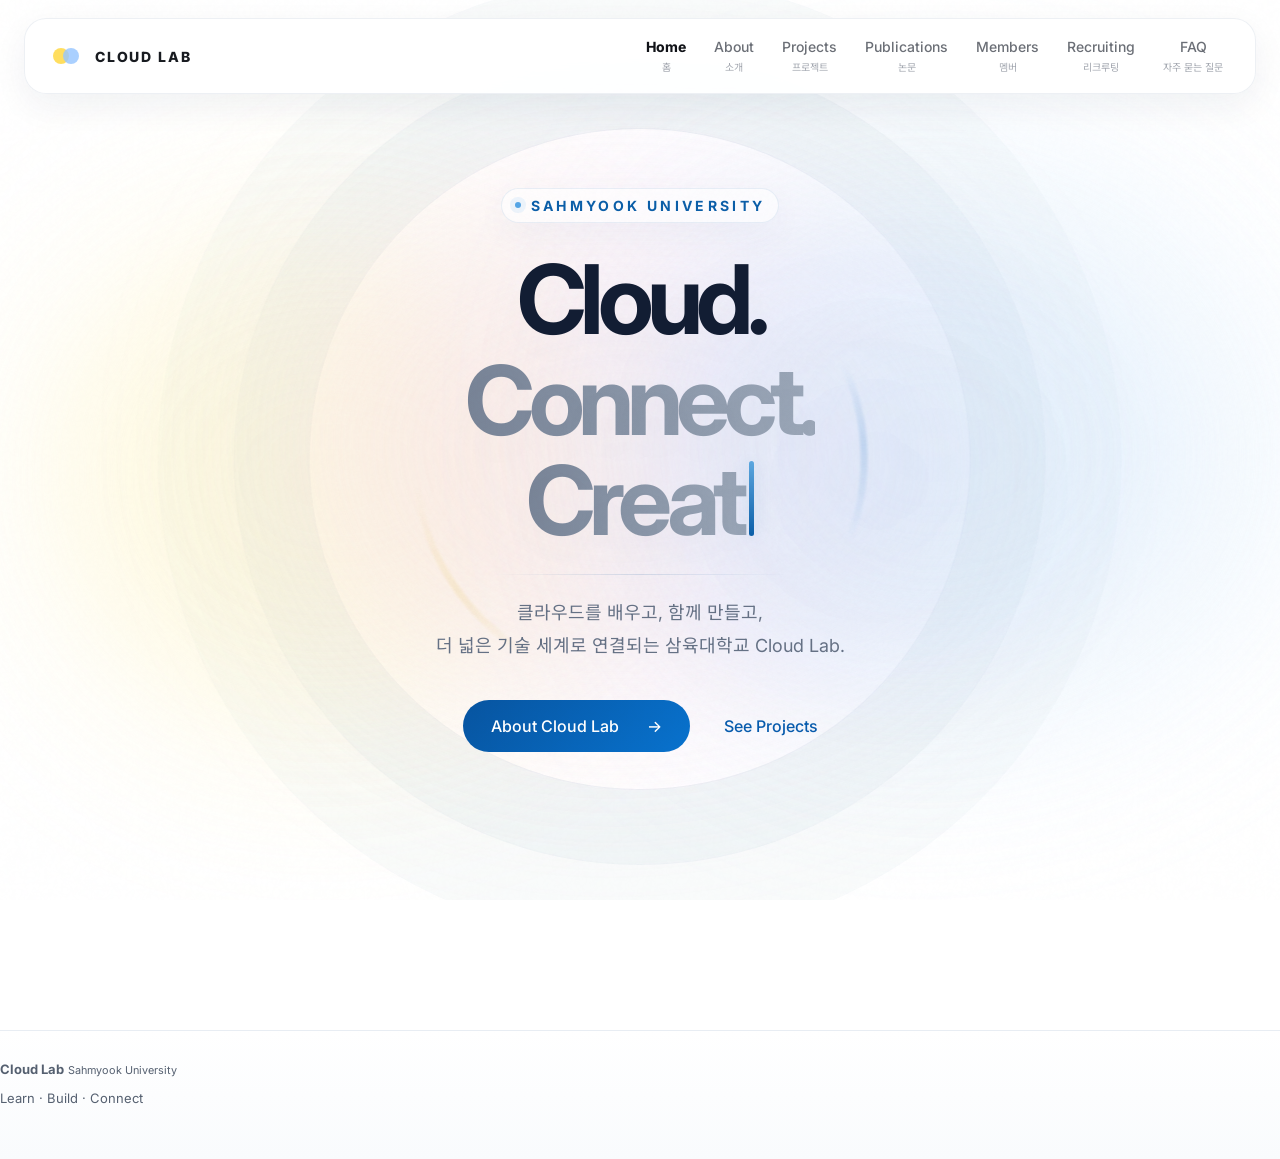
<file: index.html>
<!DOCTYPE html>
<html lang="ko">
<head>
    <meta charset="UTF-8">
    <meta name="viewport" content="width=device-width, initial-scale=1.0">
    <link rel="preconnect" href="https://fonts.googleapis.com">
    <link rel="preconnect" href="https://fonts.gstatic.com" crossorigin>
    <link href="https://fonts.googleapis.com/css2?family=Inter:wght@400;500;600;700;800&family=Noto+Sans+KR:wght@400;500;600;700&display=swap" rel="stylesheet">
    <link rel="stylesheet" href="css/styles.css">

    <title>Cloud Lab | Sahmyook University</title>
    <link rel="stylesheet" href="css/premium.css">
</head>
<body class="home-page">

    <header class="site-header">
        <a href="index.html" class="brand">
            <span class="brand-symbol">
                <span class="brand-dot dot-yellow"></span>
                <span class="brand-dot dot-blue"></span>
            </span>
            <span class="brand-copy">
                <strong>CLOUD LAB</strong>
            </span>
        </a>

        <button class="menu-toggle" aria-label="메뉴 열기">
            ☰
        </button>

        <nav class="nav">
            <a href="index.html"><span class="nav-en">Home</span><span class="nav-ko">홈</span></a>
            <a href="about.html"><span class="nav-en">About</span><span class="nav-ko">소개</span></a>
            <a href="projects.html"><span class="nav-en">Projects</span><span class="nav-ko">프로젝트</span></a>
            <a href="publications.html"><span class="nav-en">Publications</span><span class="nav-ko">논문</span></a>
            <a href="members.html"><span class="nav-en">Members</span><span class="nav-ko">멤버</span></a>
            <a href="recruiting.html"><span class="nav-en">Recruiting</span><span class="nav-ko">리크루팅</span></a>
            <a href="faq.html"><span class="nav-en">FAQ</span><span class="nav-ko">자주 묻는 질문</span></a>
        </nav>
    </header>

    <main class="home-main">
        <section class="home-hero">
            <div class="home-gradient" aria-hidden="true">
                <span class="home-blob blob-yellow"></span>
                <span class="home-blob blob-pink"></span>
                <span class="home-blob blob-blue"></span>
                <span class="home-blob blob-syu"></span>
            </div>

            <div class="hero-center reveal">
                <p class="home-eyebrow">SAHMYOOK UNIVERSITY</p>

                <h1 class="home-title">
                    <span class="title-cloud">Cloud.</span>
                    <span class="title-connect">
                        <span class="typing-connect"></span><span class="typing-cursor">|</span>
                    </span>
                    <span class="title-create">
                        <span class="typing-create"></span>
                    </span>
                </h1>

                <p class="home-description">
                    클라우드를 배우고, 함께 만들고,<br>
                    더 넓은 기술 세계로 연결되는 삼육대학교 Cloud Lab.
                </p>

                <div class="home-actions">
                    <a class="home-primary-btn" href="about.html">
                        About Cloud Lab <span>→</span>
                    </a>
                    <a class="home-secondary-btn" href="projects.html">See Projects</a>
                </div>
            </div>
        </section>
    </main>

    <footer class="site-footer">
        <div>
            <strong>Cloud Lab</strong>
            <small>Sahmyook University</small>
        </div>
        <p>Learn · Build · Connect</p>
    </footer>
    <script src="js/script.js"></script>
    <script src="js/premium.js"></script>
</body>
</html>
</file>
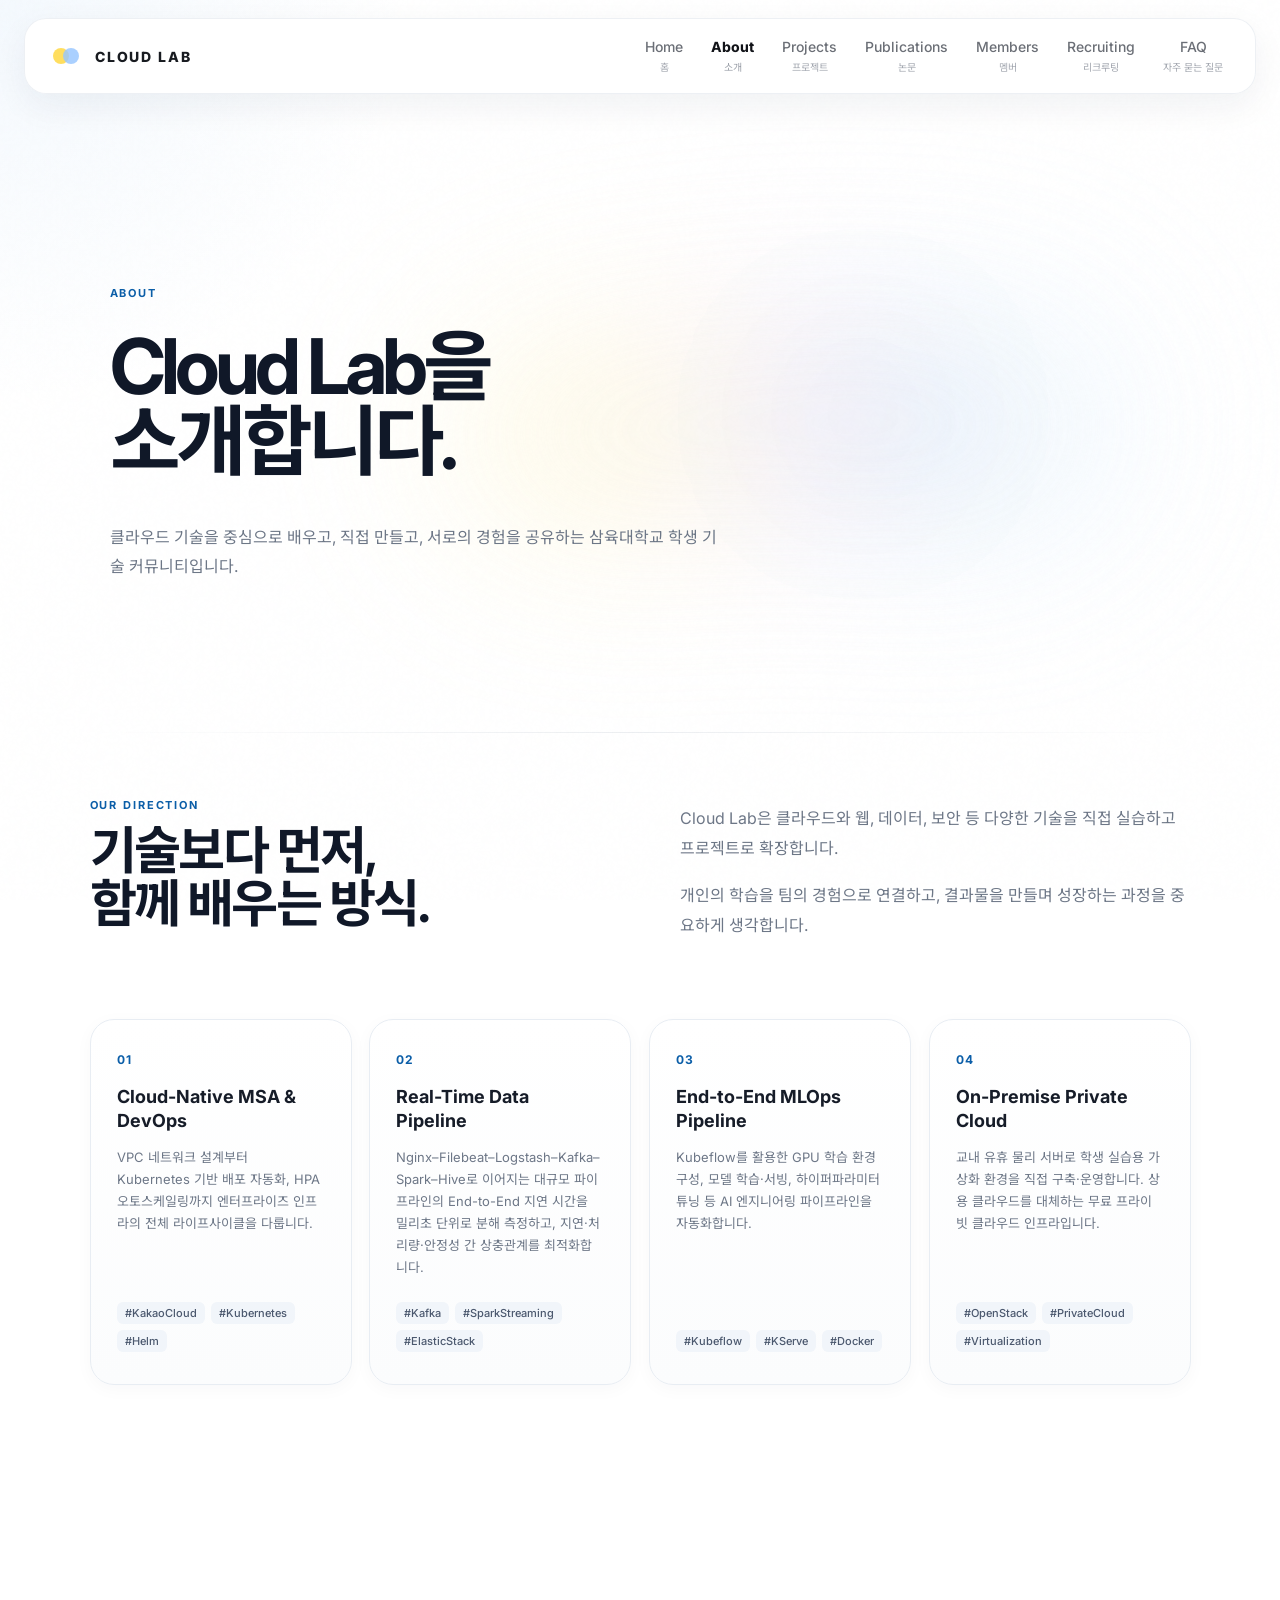
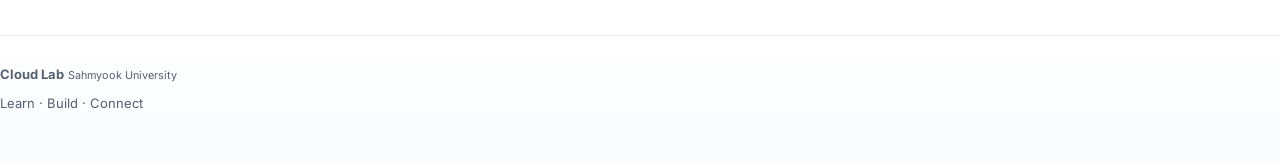
<file: about.html>
<!DOCTYPE html>
<html lang="ko">
<head>
    <meta charset="UTF-8">
    <meta name="viewport" content="width=device-width, initial-scale=1.0">
    <link rel="preconnect" href="https://fonts.googleapis.com">
    <link rel="preconnect" href="https://fonts.gstatic.com" crossorigin>
    <link href="https://fonts.googleapis.com/css2?family=Inter:wght@400;500;600;700;800&family=Noto+Sans+KR:wght@400;500;600;700&display=swap" rel="stylesheet">
    <link rel="stylesheet" href="css/styles.css">

    <title>About | Cloud Lab</title>
    <link rel="stylesheet" href="css/premium.css">
</head>
<body class="about-page">

    <header class="site-header">
        <a href="index.html" class="brand">
            <span class="brand-symbol">
                <span class="brand-dot dot-yellow"></span>
                <span class="brand-dot dot-blue"></span>
            </span>
            <span class="brand-copy">
                <strong>CLOUD LAB</strong>
            </span>
        </a>

        <button class="menu-toggle" aria-label="메뉴 열기">
            ☰
        </button>

        <nav class="nav">
            <a href="index.html"><span class="nav-en">Home</span><span class="nav-ko">홈</span></a>
            <a href="about.html"><span class="nav-en">About</span><span class="nav-ko">소개</span></a>
            <a href="projects.html"><span class="nav-en">Projects</span><span class="nav-ko">프로젝트</span></a>
            <a href="publications.html"><span class="nav-en">Publications</span><span class="nav-ko">논문</span></a>
            <a href="members.html"><span class="nav-en">Members</span><span class="nav-ko">멤버</span></a>
            <a href="recruiting.html"><span class="nav-en">Recruiting</span><span class="nav-ko">리크루팅</span></a>
            <a href="faq.html"><span class="nav-en">FAQ</span><span class="nav-ko">자주 묻는 질문</span></a>
        </nav>
    </header>

    <main class="page-main">
        <section class="page-hero reveal">
            <p class="eyebrow">ABOUT</p>
            <h1>Cloud Lab을<br>소개합니다.</h1>
            <p>클라우드 기술을 중심으로 배우고, 직접 만들고, 서로의 경험을 공유하는 삼육대학교 학생 기술 커뮤니티입니다.</p>
        </section>

        <section class="detail-section">
            <div class="section-grid">
                <div class="reveal">
                    <p class="section-kicker">OUR DIRECTION</p>
                    <h2>기술보다 먼저,<br>함께 배우는 방식.</h2>
                </div>
                <div class="section-copy reveal">
                    <p>Cloud Lab은 클라우드와 웹, 데이터, 보안 등 다양한 기술을 직접 실습하고 프로젝트로 확장합니다.</p>
                    <p>개인의 학습을 팀의 경험으로 연결하고, 결과물을 만들며 성장하는 과정을 중요하게 생각합니다.</p>
                </div>
            </div>

            <!-- 연구 분야 카드 그리드 -->
            <div class="value-grid">
                <article class="value-card reveal">
                    <span class="card-num">01</span>
                    <h3>Cloud-Native MSA &amp; DevOps</h3>
                    <p>VPC 네트워크 설계부터 Kubernetes 기반 배포 자동화, HPA 오토스케일링까지 엔터프라이즈 인프라의 전체 라이프사이클을 다룹니다.</p>
                    <div class="card-tags">
                        <span>#KakaoCloud</span>
                        <span>#Kubernetes</span>
                        <span>#Helm</span>
                    </div>
                </article>

                <article class="value-card reveal">
                    <span class="card-num">02</span>
                    <h3>Real-Time Data Pipeline</h3>
                    <p>Nginx–Filebeat–Logstash–Kafka–Spark–Hive로 이어지는 대규모 파이프라인의 End-to-End 지연 시간을 밀리초 단위로 분해 측정하고, 지연·처리량·안정성 간 상충관계를 최적화합니다.</p>
                    <div class="card-tags">
                        <span>#Kafka</span>
                        <span>#SparkStreaming</span>
                        <span>#ElasticStack</span>
                    </div>
                </article>

                <article class="value-card reveal">
                    <span class="card-num">03</span>
                    <h3>End-to-End MLOps Pipeline</h3>
                    <p>Kubeflow를 활용한 GPU 학습 환경 구성, 모델 학습·서빙, 하이퍼파라미터 튜닝 등 AI 엔지니어링 파이프라인을 자동화합니다.</p>
                    <div class="card-tags">
                        <span>#Kubeflow</span>
                        <span>#KServe</span>
                        <span>#Docker</span>
                    </div>
                </article>

                <article class="value-card reveal">
                    <span class="card-num">04</span>
                    <h3>On-Premise Private Cloud</h3>
                    <p>교내 유휴 물리 서버로 학생 실습용 가상화 환경을 직접 구축·운영합니다. 상용 클라우드를 대체하는 무료 프라이빗 클라우드 인프라입니다.</p>
                    <div class="card-tags">
                        <span>#OpenStack</span>
                        <span>#PrivateCloud</span>
                        <span>#Virtualization</span>
                    </div>
                </article>
            </div>
        </section>
    </main>

    <footer class="site-footer">
        <div>
            <strong>Cloud Lab</strong>
            <small>Sahmyook University</small>
        </div>
        <p>Learn · Build · Connect</p>
    </footer>

    <script src="js/script.js"></script>
    <script src="js/premium.js"></script>
</body>
</html>
</file>
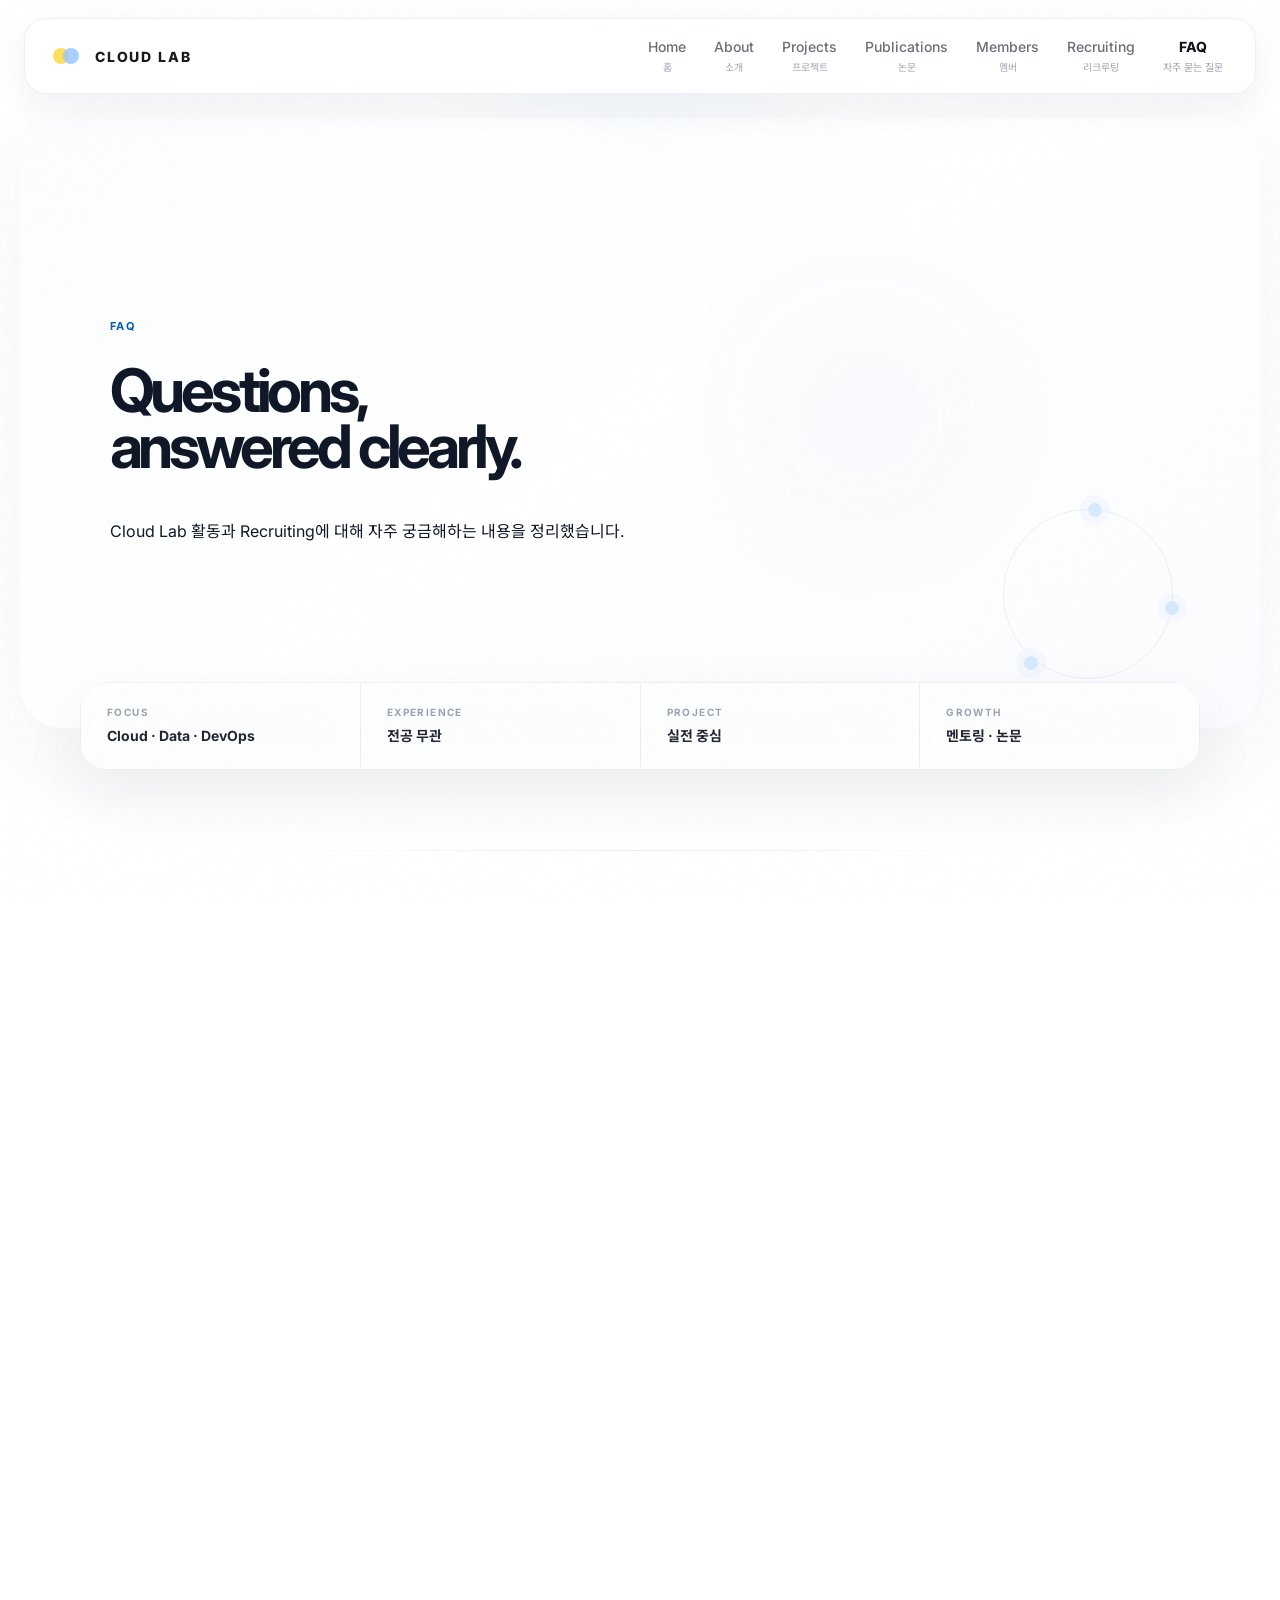
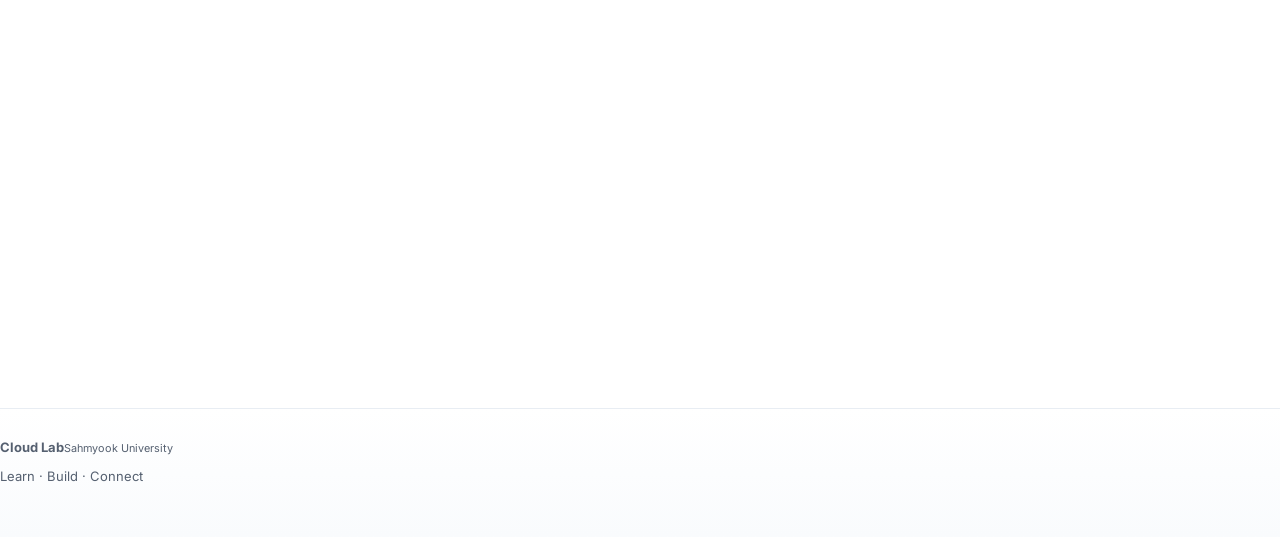
<file: faq.html>
<!DOCTYPE html>
<html lang="ko">
<head>
<meta charset="UTF-8">
<meta name="viewport" content="width=device-width, initial-scale=1.0">
<link rel="preconnect" href="https://fonts.googleapis.com">
<link rel="preconnect" href="https://fonts.gstatic.com" crossorigin>
<link href="https://fonts.googleapis.com/css2?family=Inter:wght@400;500;600;700;800&family=Noto+Sans+KR:wght@400;500;600;700&display=swap" rel="stylesheet">
<link rel="stylesheet" href="css/styles.css">
<link rel="stylesheet" href="css/premium.css">
<title>FAQ | Cloud Lab</title>
</head>
<body class="faq-page premium-editorial-page">
<header class="site-header">
    <a href="index.html" class="brand">
        <span class="brand-symbol"><span class="brand-dot dot-yellow"></span><span class="brand-dot dot-blue"></span></span>
        <span class="brand-copy"><strong>CLOUD LAB</strong></span>
    </a>
    <button class="menu-toggle" aria-label="메뉴 열기">☰</button>
    <nav class="nav">
        <a href="index.html"><span class="nav-en">Home</span><span class="nav-ko">홈</span></a>
        <a href="about.html"><span class="nav-en">About</span><span class="nav-ko">소개</span></a>
        <a href="projects.html"><span class="nav-en">Projects</span><span class="nav-ko">프로젝트</span></a>
        <a href="publications.html"><span class="nav-en">Publications</span><span class="nav-ko">논문</span></a>
        <a href="members.html"><span class="nav-en">Members</span><span class="nav-ko">멤버</span></a>
        <a href="recruiting.html"><span class="nav-en">Recruiting</span><span class="nav-ko">리크루팅</span></a>
        <a href="faq.html"><span class="nav-en">FAQ</span><span class="nav-ko">자주 묻는 질문</span></a>
    </nav>
</header>

<main class="page-main premium-faq-main">
    <section class="page-hero faq-premium-hero reveal">
        <p class="eyebrow">FAQ</p>
        <h1>Questions,<br>answered clearly.</h1>
        <p>Cloud Lab 활동과 Recruiting에 대해 자주 궁금해하는 내용을 정리했습니다.</p>
        <div class="faq-hero-orbit" aria-hidden="true"><span></span><span></span><span></span></div>
    </section>

    <section class="faq-summary-strip reveal" aria-label="Recruiting summary">
        <div><small>FOCUS</small><strong>Cloud · Data · DevOps</strong></div>
        <div><small>EXPERIENCE</small><strong>전공 무관</strong></div>
        <div><small>PROJECT</small><strong>실전 중심</strong></div>
        <div><small>GROWTH</small><strong>멘토링 · 논문</strong></div>
    </section>

    <section class="detail-section faq-page-content premium-faq-list">
        <details class="reveal" open>
            <summary><span>01</span>클라우드를 처음 접해도 지원할 수 있나요?</summary>
            <p>네. 기초 스터디부터 시작하며, 멘토-멘티 세션으로 온보딩을 돕습니다.</p>
        </details>
        <details class="reveal">
            <summary><span>02</span>활동에 비용이 드나요?</summary>
            <p>아니요. 교내 프라이빗 서버와 크레딧 지원으로 비용 부담 없이 실습합니다. <span class="recruit-placeholder">[크레딧 지원 여부 확인]</span></p>
        </details>
        <details class="reveal">
            <summary><span>03</span>시간은 얼마나 투자해야 하나요?</summary>
            <p><span class="recruit-placeholder">[주당 활동 시간 / 정기 모임 요일 입력]</span></p>
        </details>
        <details class="reveal">
            <summary><span>04</span>학부연구생과 동아리 멤버의 차이는 무엇인가요?</summary>
            <p><span class="recruit-placeholder">[구분 기준 입력 – 예: 학부연구생은 논문 연구 중심, 동아리는 스터디·프로젝트 중심]</span></p>
        </details>
    </section>

    <section class="faq-cta reveal">
        <div><p class="section-kicker">STILL CURIOUS?</p><h2>궁금한 점이 남았다면<br>Recruiting Guide를 확인해보세요.</h2></div>
        <a href="recruiting.html#recruiting-guide">Recruiting Guide <span>↗</span></a>
    </section>
</main>

<footer class="site-footer">
    <div><strong>Cloud Lab</strong><small>Sahmyook University</small></div>
    <p>Learn · Build · Connect</p>
</footer>
<script src="js/script.js"></script>
<script src="js/premium.js"></script>
</body>
</html>
</file>
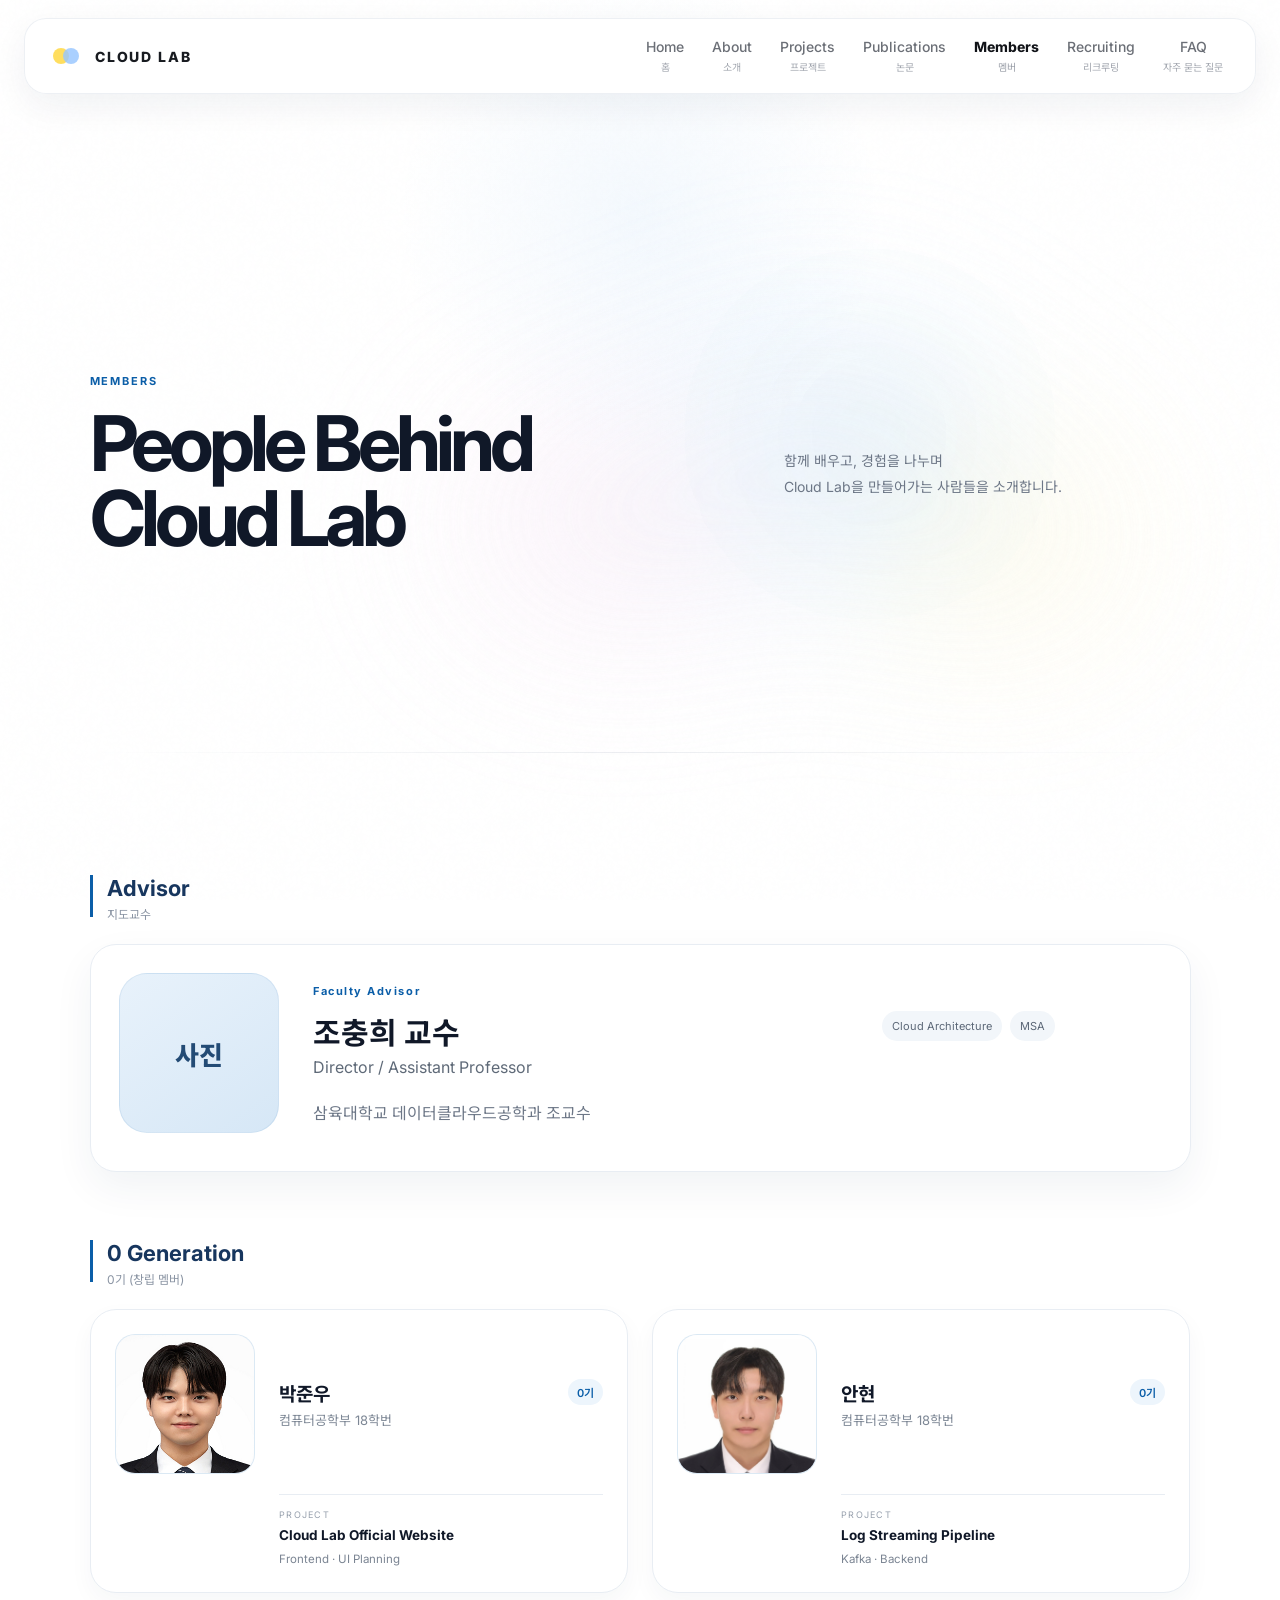
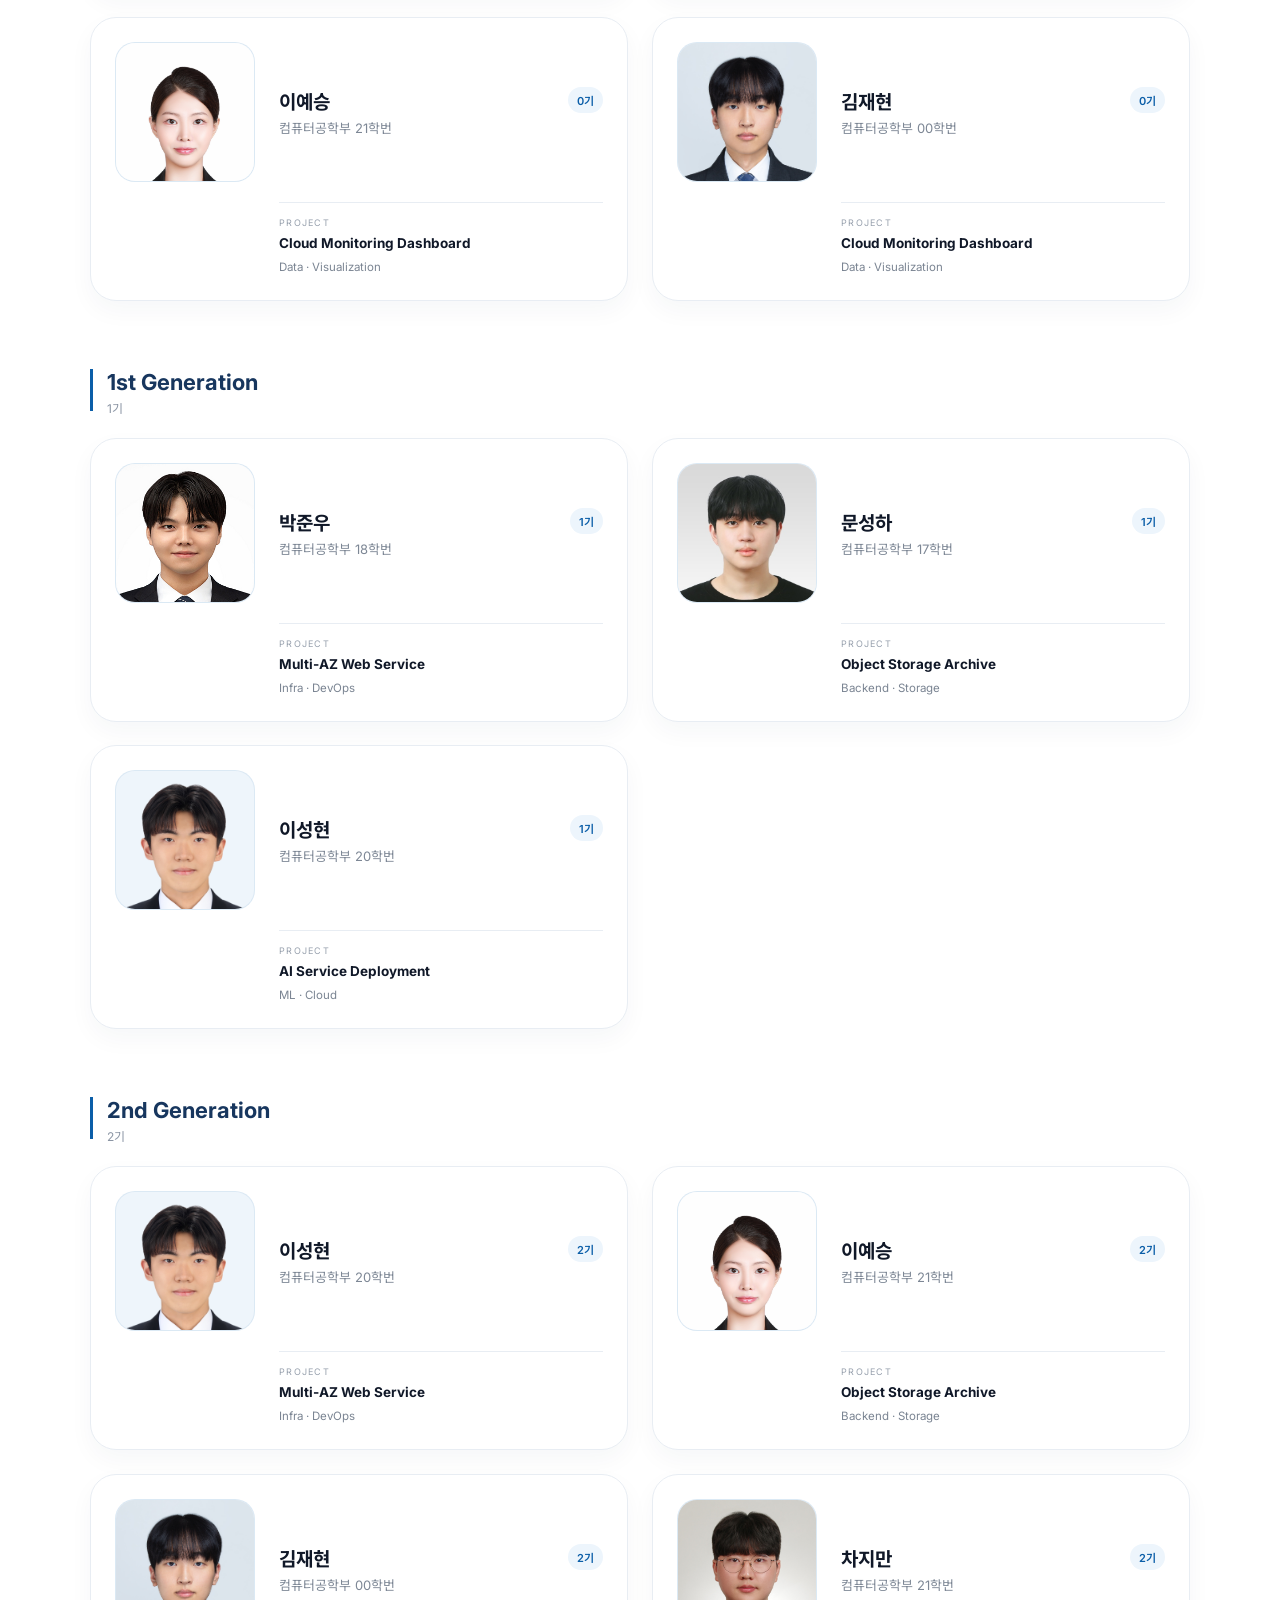
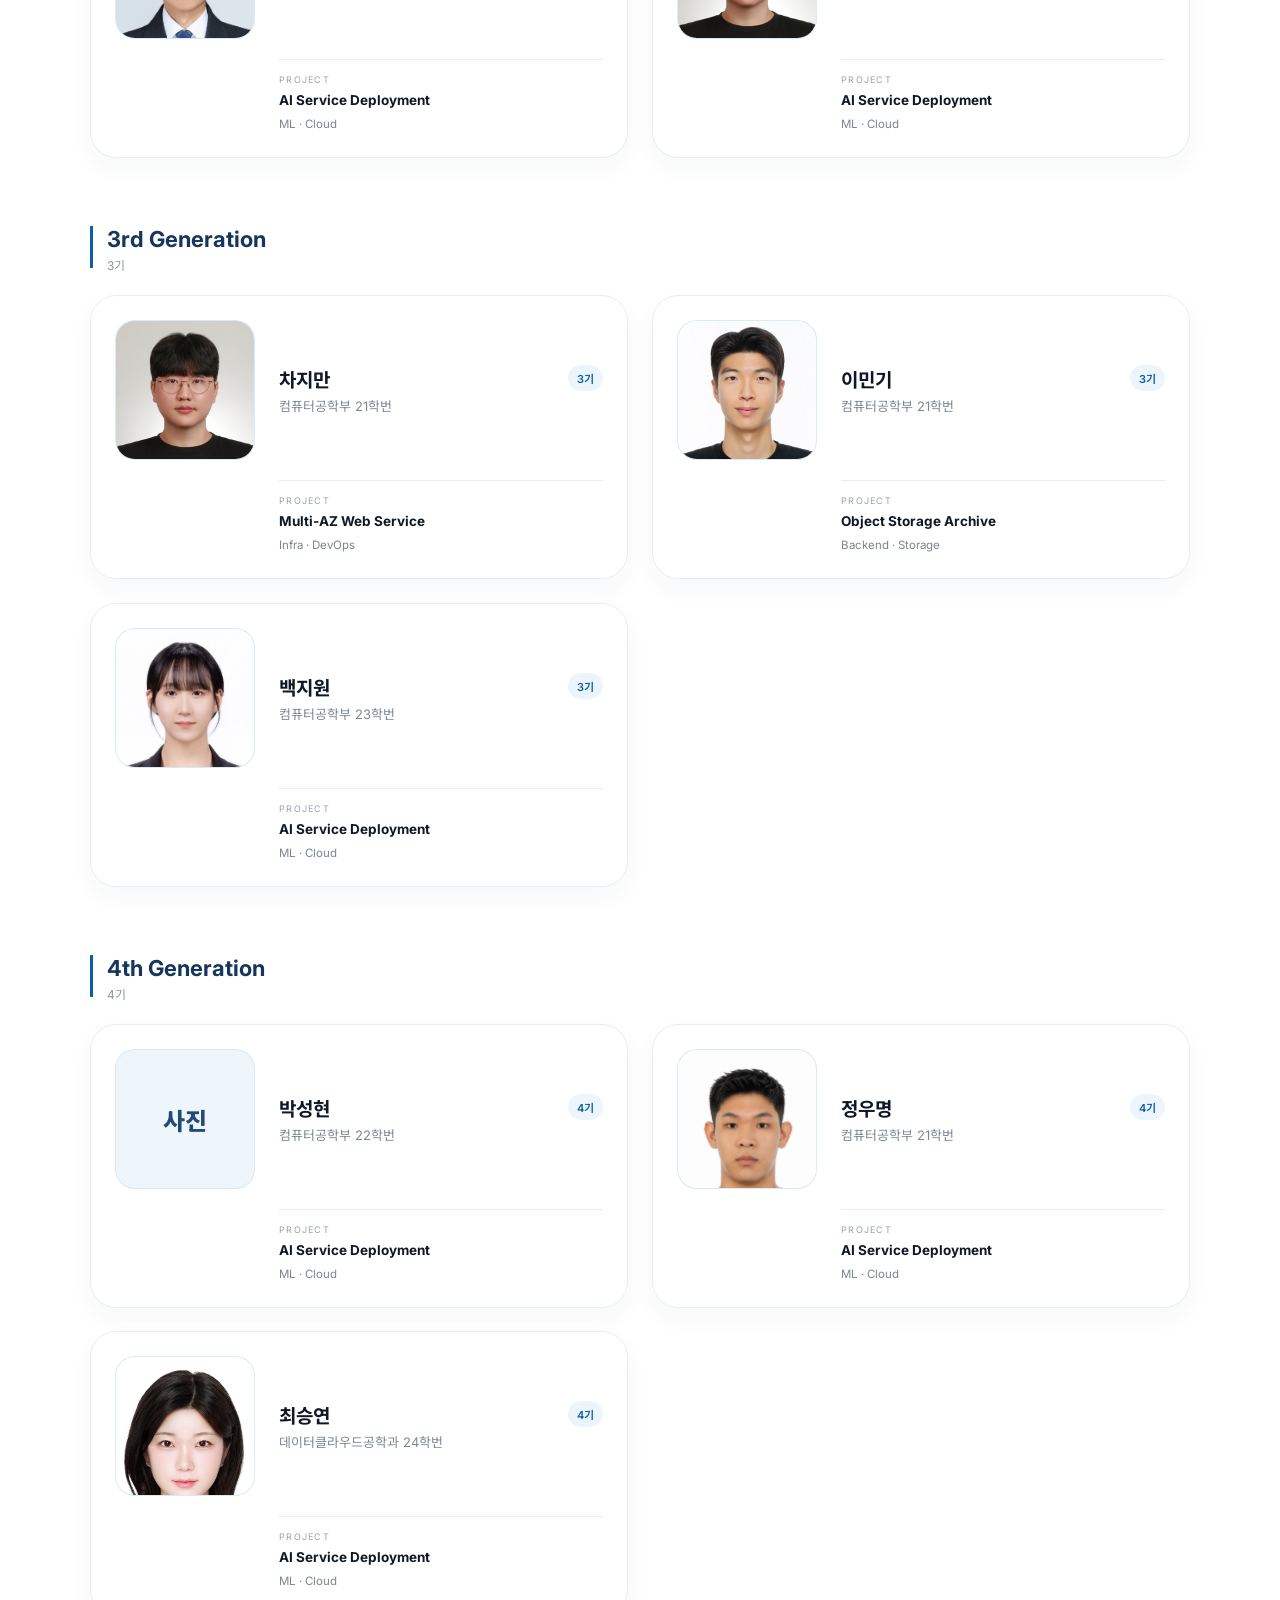
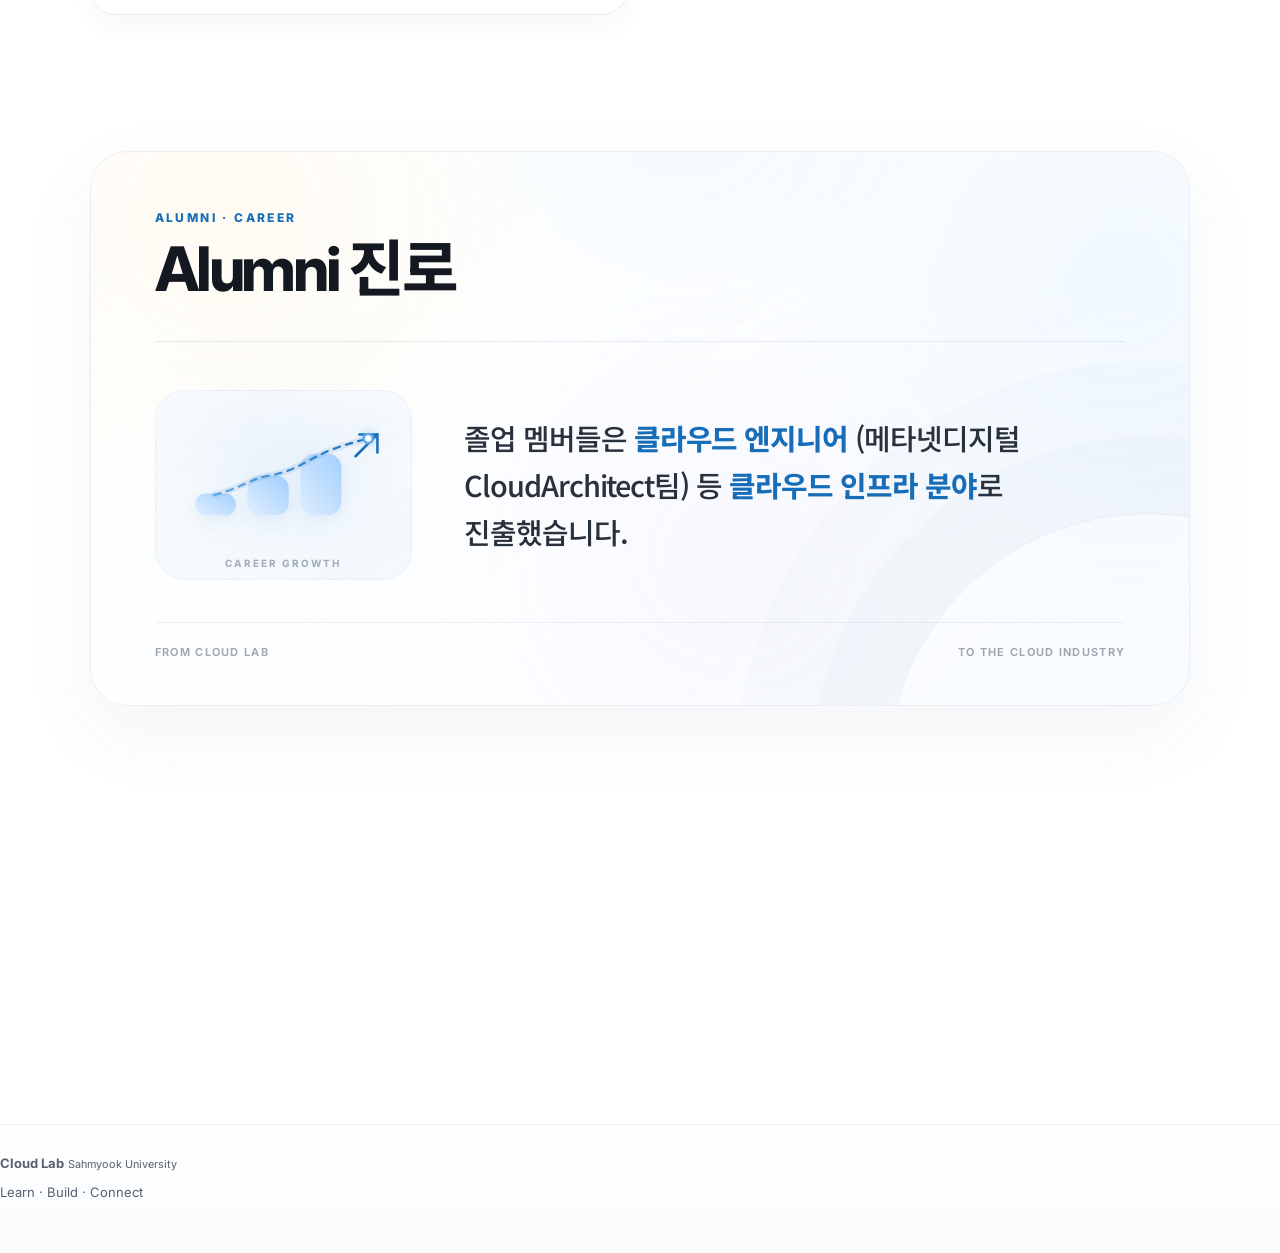
<file: members.html>
<!DOCTYPE html>
<html lang="ko">

<head>
    <meta charset="UTF-8">
    <meta name="viewport" content="width=device-width, initial-scale=1.0">

    <link rel="preconnect" href="https://fonts.googleapis.com">
    <link rel="preconnect" href="https://fonts.gstatic.com" crossorigin>
    <link href="https://fonts.googleapis.com/css2?family=Inter:wght@400;500;600;700;800&family=Noto+Sans+KR:wght@400;500;600;700&display=swap" rel="stylesheet">

    <link rel="stylesheet" href="css/styles.css">
    <link rel="stylesheet" href="css/premium.css">

    <title>Members | Cloud Lab</title>
</head>

<body class="members-page">

<header class="site-header">

    <a href="index.html" class="brand">
        <span class="brand-symbol">
            <span class="brand-dot dot-yellow"></span>
            <span class="brand-dot dot-blue"></span>
        </span>

        <span class="brand-copy">
            <strong>CLOUD LAB</strong>
        </span>
    </a>

    <button class="menu-toggle" aria-label="메뉴 열기">
        ☰
    </button>

    <nav class="nav">

        <a href="index.html">
            <span class="nav-en">Home</span>
            <span class="nav-ko">홈</span>
        </a>

        <a href="about.html">
            <span class="nav-en">About</span>
            <span class="nav-ko">소개</span>
        </a>

        <a href="projects.html">
            <span class="nav-en">Projects</span>
            <span class="nav-ko">프로젝트</span>
        </a>

        <a href="publications.html">
            <span class="nav-en">Publications</span>
            <span class="nav-ko">논문</span>
        </a>

        <a href="members.html">
            <span class="nav-en">Members</span>
            <span class="nav-ko">멤버</span>
        </a>

        <a href="recruiting.html">
            <span class="nav-en">Recruiting</span>
            <span class="nav-ko">리크루팅</span>
        </a>

        <a href="faq.html">
            <span class="nav-en">FAQ</span>
            <span class="nav-ko">자주 묻는 질문</span>
        </a>

    </nav>

</header>

<main class="page-main members-page-main">

    <section class="members-head reveal">

        <div>
            <p class="section-kicker">MEMBERS</p>
            <h1>People Behind Cloud Lab</h1>
        </div>

        <p>
            함께 배우고, 경험을 나누며<br>
            Cloud Lab을 만들어가는 사람들을 소개합니다.
        </p>

    </section>

    <section class="members-content">

        <div class="subhead reveal">
            <span class="subhead-line"></span>

            <div>
                <strong>Advisor</strong>
                <small>지도교수</small>
            </div>
        </div>

        <article class="professor-card reveal">

            <div class="portrait portrait-professor">
                사진
            </div>

            <div class="professor-main">
                <p class="role">Faculty Advisor</p>
                <h3>조충희 교수</h3>
                <p class="dept">Director / Assistant Professor</p>
                <p class="bio">삼육대학교 데이터클라우드공학과 조교수</p>
            </div>

            <div class="professor-meta">
                <span>Cloud Architecture</span>
                <span>MSA</span>
            </div>

        </article>

        <div class="cohort-block">

            <div class="subhead reveal">
                <span class="subhead-line"></span>

                <div>
                    <strong>0 Generation</strong>
                    <small>0기 (창립 멤버)</small>
                </div>
            </div>

            <div class="member-grid">

                <article class="member-card reveal">

                    <div class="portrait portrait">
                        <img src="images/members/박준우.png" alt="박준우">
                    </div>

                    <div class="member-top">
                        <div>
                            <h3>박준우</h3>
                            <p>컴퓨터공학부 18학번</p>
                        </div>

                        <span class="cohort">0기</span>
                    </div>

                    <div class="member-project">
                        <small>PROJECT</small>
                        <strong>Cloud Lab Official Website</strong>
                        <p>Frontend · UI Planning</p>
                    </div>

                </article>

                <article class="member-card reveal">

                    <div class="portrait portrait">
                        <img src="images/members/안현.jpg" alt="안현">
                    </div>

                    <div class="member-top">
                        <div>
                            <h3>안현</h3>
                            <p>컴퓨터공학부 18학번</p>
                        </div>

                        <span class="cohort">0기</span>
                    </div>

                    <div class="member-project">
                        <small>PROJECT</small>
                        <strong>Log Streaming Pipeline</strong>
                        <p>Kafka · Backend</p>
                    </div>

                </article>

                <article class="member-card reveal">

                    <div class="portrait portrait">
                        <img src="images/members/이예승.jpg" alt="이예승">
                    </div>

                    <div class="member-top">
                        <div>
                            <h3>이예승</h3>
                            <p>컴퓨터공학부 21학번</p>
                        </div>

                        <span class="cohort">0기</span>
                    </div>

                    <div class="member-project">
                        <small>PROJECT</small>
                        <strong>Cloud Monitoring Dashboard</strong>
                        <p>Data · Visualization</p>
                    </div>

                </article>

                <article class="member-card reveal">

                    <div class="portrait portrait">
                        <img src="images/members/김재현.jpg" alt="김재현">
                    </div>

                    <div class="member-top">
                        <div>
                            <h3>김재현</h3>
                            <p>컴퓨터공학부 00학번</p>
                        </div>

                        <span class="cohort">0기</span>
                    </div>

                    <div class="member-project">
                        <small>PROJECT</small>
                        <strong>Cloud Monitoring Dashboard</strong>
                        <p>Data · Visualization</p>
                    </div>

                </article>

            </div>

        </div>

        <div class="cohort-block">

            <div class="subhead reveal">
                <span class="subhead-line"></span>

                <div>
                    <strong>1st Generation</strong>
                    <small>1기</small>
                </div>
            </div>

            <div class="member-grid">

                <article class="member-card reveal">

                    <div class="portrait portrait">
                        <img src="images/members/박준우.png" alt="박준우">
                    </div>

                    <div class="member-top">
                        <div>
                            <h3>박준우</h3>
                            <p>컴퓨터공학부 18학번</p>
                        </div>

                        <span class="cohort">1기</span>
                    </div>

                    <div class="member-project">
                        <small>PROJECT</small>
                        <strong>Multi-AZ Web Service</strong>
                        <p>Infra · DevOps</p>
                    </div>

                </article>

                <article class="member-card reveal">

                    <div class="portrait portrait">
                        <img src="images/members/문성하.jpg" alt="문성하">
                    </div>

                    <div class="member-top">
                        <div>
                            <h3>문성하</h3>
                            <p>컴퓨터공학부 17학번</p>
                        </div>

                        <span class="cohort">1기</span>
                    </div>

                    <div class="member-project">
                        <small>PROJECT</small>
                        <strong>Object Storage Archive</strong>
                        <p>Backend · Storage</p>
                    </div>

                </article>

                <article class="member-card reveal">

                    <div class="portrait portrait">
                        <img src="images/members/이성현.png" alt="이성현">
                    </div>

                    <div class="member-top">
                        <div>
                            <h3>이성현</h3>
                            <p>컴퓨터공학부 20학번</p>
                        </div>

                        <span class="cohort">1기</span>
                    </div>

                    <div class="member-project">
                        <small>PROJECT</small>
                        <strong>AI Service Deployment</strong>
                        <p>ML · Cloud</p>
                    </div>

                </article>

            </div>

        </div>

        <div class="cohort-block">

            <div class="subhead reveal">
                <span class="subhead-line"></span>

                <div>
                    <strong>2nd Generation</strong>
                    <small>2기</small>
                </div>
            </div>

            <div class="member-grid">

                <article class="member-card reveal">

                    <div class="portrait portrait">
                        <img src="images/members/이성현.png" alt="이성현">
                    </div>

                    <div class="member-top">
                        <div>
                            <h3>이성현</h3>
                            <p>컴퓨터공학부 20학번</p>
                        </div>

                        <span class="cohort">2기</span>
                    </div>

                    <div class="member-project">
                        <small>PROJECT</small>
                        <strong>Multi-AZ Web Service</strong>
                        <p>Infra · DevOps</p>
                    </div>

                </article>

                <article class="member-card reveal">

                    <div class="portrait portrait">
                        <img src="images/members/이예승.jpg" alt="이예승">
                    </div>

                    <div class="member-top">
                        <div>
                            <h3>이예승</h3>
                            <p>컴퓨터공학부 21학번</p>
                        </div>

                        <span class="cohort">2기</span>
                    </div>

                    <div class="member-project">
                        <small>PROJECT</small>
                        <strong>Object Storage Archive</strong>
                        <p>Backend · Storage</p>
                    </div>

                </article>

                <article class="member-card reveal">

                    <div class="portrait portrait">
                        <img src="images/members/김재현.jpg" alt="김재현">
                    </div>

                    <div class="member-top">
                        <div>
                            <h3>김재현</h3>
                            <p>컴퓨터공학부 00학번</p>
                        </div>

                        <span class="cohort">2기</span>
                    </div>

                    <div class="member-project">
                        <small>PROJECT</small>
                        <strong>AI Service Deployment</strong>
                        <p>ML · Cloud</p>
                    </div>

                </article>

                <article class="member-card reveal">

                    <div class="portrait portrait">
                        <img src="images/members/차지만.jpg" alt="차지만">
                    </div>

                    <div class="member-top">
                        <div>
                            <h3>차지만</h3>
                            <p>컴퓨터공학부 21학번</p>
                        </div>

                        <span class="cohort">2기</span>
                    </div>

                    <div class="member-project">
                        <small>PROJECT</small>
                        <strong>AI Service Deployment</strong>
                        <p>ML · Cloud</p>
                    </div>

                </article>

            </div>

        </div>

        <div class="cohort-block">

            <div class="subhead reveal">
                <span class="subhead-line"></span>

                <div>
                    <strong>3rd Generation</strong>
                    <small>3기</small>
                </div>
            </div>

            <div class="member-grid">

                <article class="member-card reveal">

                    <div class="portrait portrait">
                        <img src="images/members/차지만.jpg" alt="차지만">
                    </div>

                    <div class="member-top">
                        <div>
                            <h3>차지만</h3>
                            <p>컴퓨터공학부 21학번</p>
                        </div>

                        <span class="cohort">3기</span>
                    </div>

                    <div class="member-project">
                        <small>PROJECT</small>
                        <strong>Multi-AZ Web Service</strong>
                        <p>Infra · DevOps</p>
                    </div>

                </article>

                <article class="member-card reveal">

                    <div class="portrait portrait">
                        <img src="images/members/이민기.jpg" alt="이민기">
                    </div>

                    <div class="member-top">
                        <div>
                            <h3>이민기</h3>
                            <p>컴퓨터공학부 21학번</p>
                        </div>

                        <span class="cohort">3기</span>
                    </div>

                    <div class="member-project">
                        <small>PROJECT</small>
                        <strong>Object Storage Archive</strong>
                        <p>Backend · Storage</p>
                    </div>

                </article>

                <article class="member-card reveal">

                    <div class="portrait portrait">
                        <img src="images/members/백지원.png" alt="백지원">
                    </div>

                    <div class="member-top">
                        <div>
                            <h3>백지원</h3>
                            <p>컴퓨터공학부 23학번</p>
                        </div>

                        <span class="cohort">3기</span>
                    </div>

                    <div class="member-project">
                        <small>PROJECT</small>
                        <strong>AI Service Deployment</strong>
                        <p>ML · Cloud</p>
                    </div>

                </article>

            </div>

        </div>

        <div class="cohort-block">

            <div class="subhead reveal">
                <span class="subhead-line"></span>

                <div>
                    <strong>4th Generation</strong>
                    <small>4기</small>
                </div>
            </div>

            <div class="member-grid">

                <article class="member-card reveal">

                    <div class="portrait portrait">
                        사진
                    </div>

                    <div class="member-top">
                        <div>
                            <h3>박성현</h3>
                            <p>컴퓨터공학부 22학번</p>
                        </div>

                        <span class="cohort">4기</span>
                    </div>

                    <div class="member-project">
                        <small>PROJECT</small>
                        <strong>AI Service Deployment</strong>
                        <p>ML · Cloud</p>
                    </div>

                </article>

                <article class="member-card reveal">

                    <div class="portrait portrait">
                        <img src="images/members/정우명.png" alt="정우명">
                    </div>

                    <div class="member-top">
                        <div>
                            <h3>정우명</h3>
                            <p>컴퓨터공학부 21학번</p>
                        </div>

                        <span class="cohort">4기</span>
                    </div>

                    <div class="member-project">
                        <small>PROJECT</small>
                        <strong>AI Service Deployment</strong>
                        <p>ML · Cloud</p>
                    </div>

                </article>

                <article class="member-card reveal">

                    <div class="portrait portrait">
                        <img src="images/members/최승연.jpg" alt="최승연">
                    </div>

                    <div class="member-top">
                        <div>
                            <h3>최승연</h3>
                            <p>데이터클라우드공학과 24학번</p>
                        </div>

                        <span class="cohort">4기</span>
                    </div>

                    <div class="member-project">
                        <small>PROJECT</small>
                        <strong>AI Service Deployment</strong>
                        <p>ML · Cloud</p>
                    </div>

                </article>

            </div>

        </div>

        <section class="alumni-showcase reveal" aria-labelledby="alumni-title">

            <div class="alumni-showcase-glow" aria-hidden="true"></div>

            <div class="alumni-showcase-head">

                <div>
                    <span class="alumni-showcase-kicker">ALUMNI · CAREER</span>
                    <h2 id="alumni-title">Alumni 진로</h2>
                </div>

            </div>

            <div class="alumni-showcase-body">

                <div class="alumni-career-symbol alumni-ascent-symbol" aria-hidden="true">

                    <svg viewBox="0 0 360 190" role="presentation">

                        <defs>

                            <linearGradient id="careerStepGradient" x1="0" y1="1" x2="1" y2="0">
                                <stop offset="0%" stop-color="#dcecff"/>
                                <stop offset="100%" stop-color="#8ec5ff"/>
                            </linearGradient>

                            <linearGradient id="careerArrowGradient" x1="0" y1="1" x2="1" y2="0">
                                <stop offset="0%" stop-color="#5ca7ee"/>
                                <stop offset="100%" stop-color="#176db7"/>
                            </linearGradient>

                        </defs>

                        <rect class="career-step career-step-1" x="42" y="116" width="64" height="34" rx="17"/>
                        <rect class="career-step career-step-2" x="124" y="88" width="64" height="62" rx="20"/>
                        <rect class="career-step career-step-3" x="206" y="54" width="64" height="96" rx="22"/>

                        <path class="career-rise-track" d="M72 118 C112 108 132 92 158 88 C198 82 220 61 254 48 C278 39 298 34 320 28"/>
                        <path class="career-rise-line" d="M72 118 C112 108 132 92 158 88 C198 82 220 61 254 48 C278 39 298 34 320 28"/>

                        <g class="career-arrow-head">
                            <path d="M298 24 H326 V52"/>
                            <path d="M326 24 L292 58"/>
                        </g>

                        <circle class="career-moving-dot" r="7">

                            <animateMotion
                                dur="4.8s"
                                repeatCount="indefinite"
                                keyTimes="0;0.85;1"
                                keyPoints="0;1;1"
                                calcMode="spline"
                                keySplines="0.22 1 0.36 1;0 0 1 1"
                                path="M72 118 C112 108 132 92 158 88 C198 82 220 61 254 48 C278 39 298 34 320 28"
                            />

                        </circle>

                    </svg>

                    <span class="career-caption">
                        CAREER GROWTH
                    </span>

                </div>

                <p>
                    졸업 멤버들은
                    <strong>클라우드 엔지니어</strong>
                    (메타넷디지털 CloudArchitect팀) 등
                    <strong>클라우드 인프라 분야</strong>로 진출했습니다.
                </p>

            </div>

            <div class="alumni-showcase-foot">
                <span>From Cloud Lab</span>
                <span>To the Cloud Industry</span>
            </div>

        </section>

    </section>

</main>

<footer class="site-footer">

    <div>
        <strong>Cloud Lab</strong>
        <small>Sahmyook University</small>
    </div>

    <p>Learn · Build · Connect</p>

</footer>

<script src="js/script.js"></script>
<script src="js/premium.js"></script>

</body>
</html>
</file>
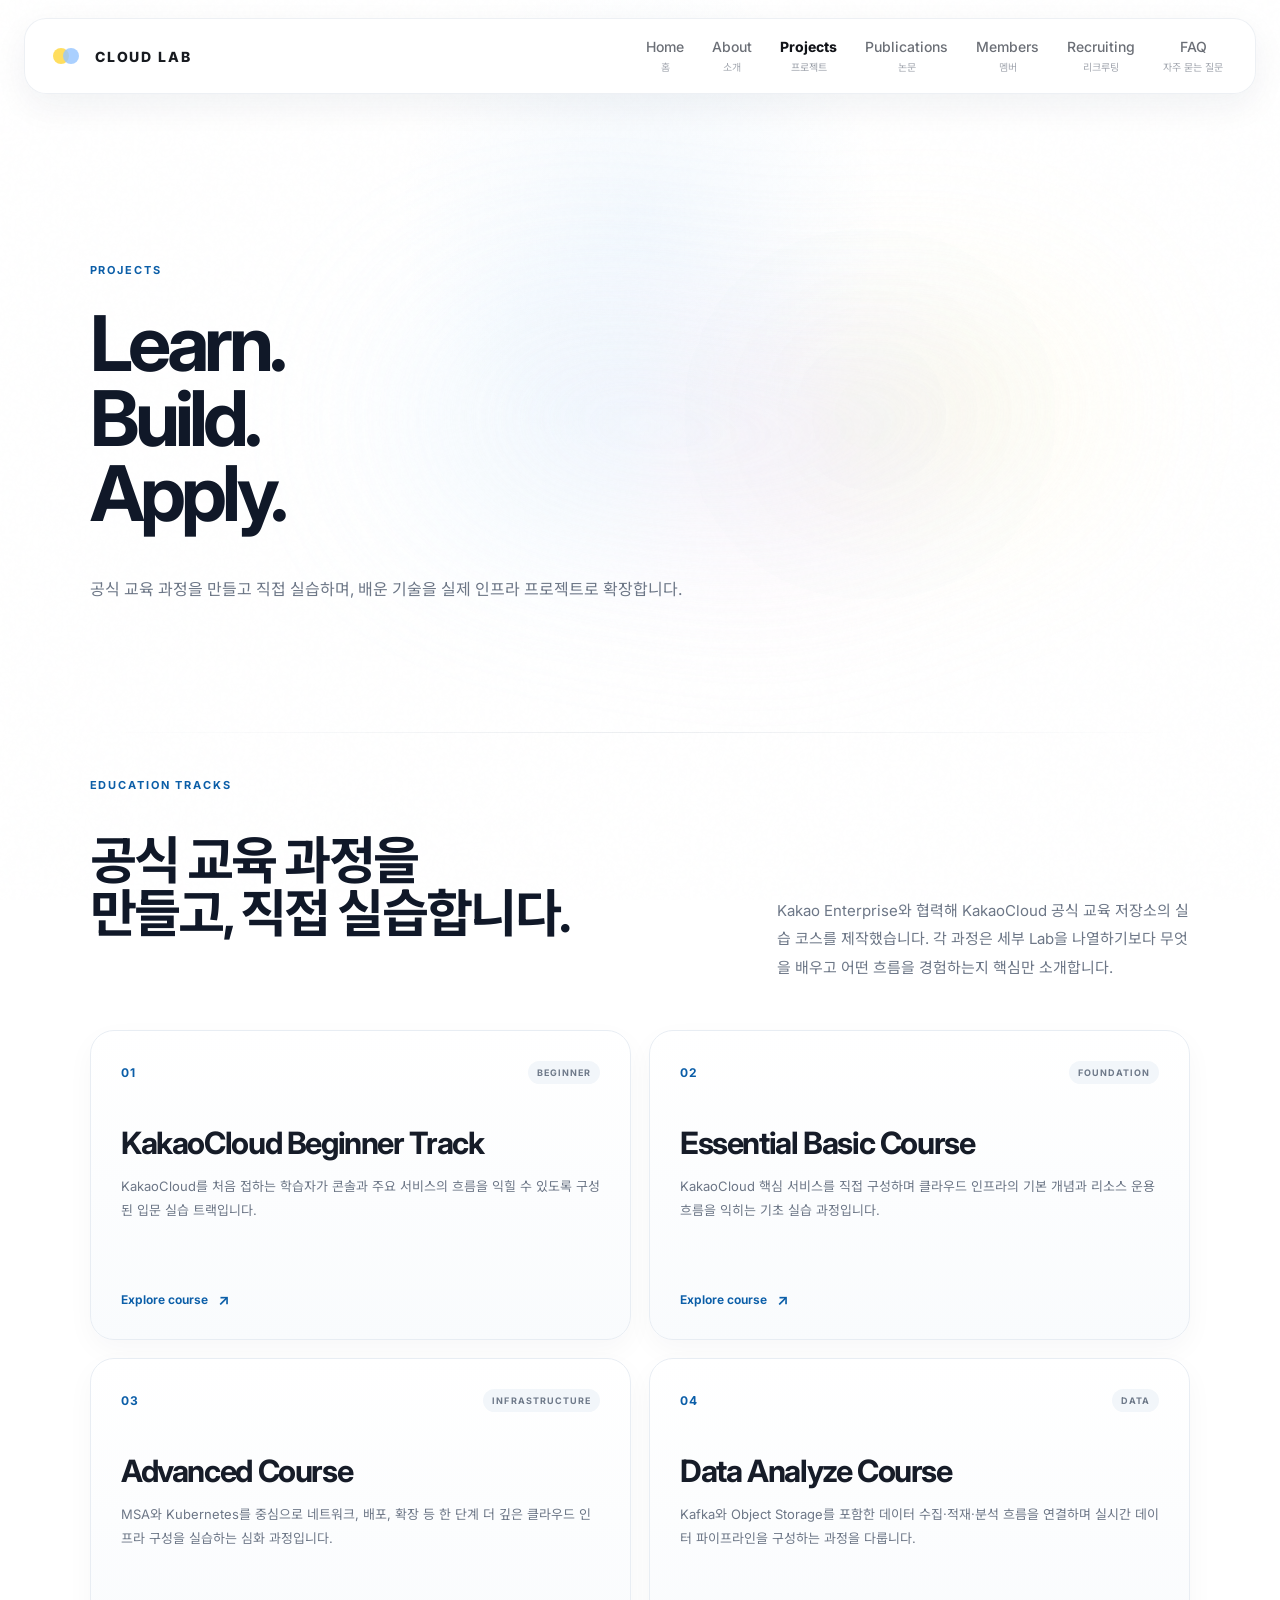
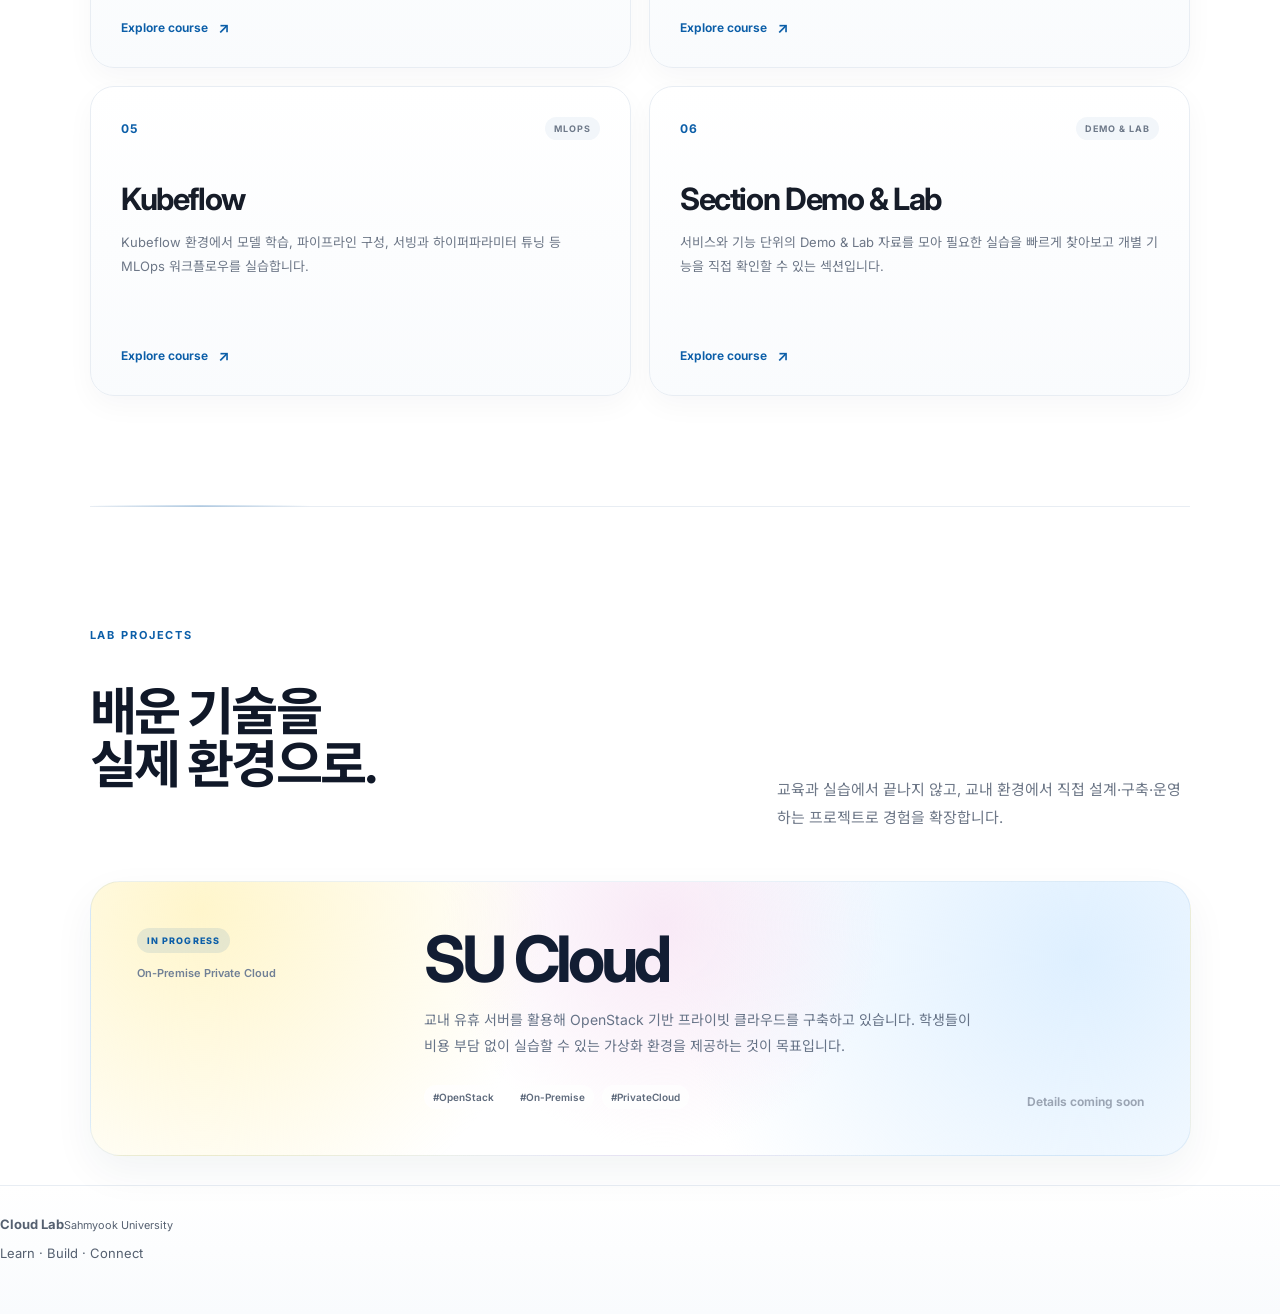
<file: projects.html>
<!DOCTYPE html>
<html lang="ko">
<head>
    <meta charset="UTF-8">
    <meta name="viewport" content="width=device-width, initial-scale=1.0">
    <link rel="preconnect" href="https://fonts.googleapis.com">
    <link rel="preconnect" href="https://fonts.gstatic.com" crossorigin>
    <link href="https://fonts.googleapis.com/css2?family=Inter:wght@400;500;600;700;800&family=Noto+Sans+KR:wght@400;500;600;700&display=swap" rel="stylesheet">
    <link rel="stylesheet" href="css/styles.css">
    <title>Projects | Cloud Lab</title>
    <link rel="stylesheet" href="css/premium.css">
</head>
<body class="projects-page">
    <header class="site-header">
        <a href="index.html" class="brand">
            <span class="brand-symbol">
                <span class="brand-dot dot-yellow"></span>
                <span class="brand-dot dot-blue"></span>
            </span>
            <span class="brand-copy"><strong>CLOUD LAB</strong></span>
        </a>

        <button class="menu-toggle" aria-label="메뉴 열기">☰</button>

        <nav class="nav">
            <a href="index.html"><span class="nav-en">Home</span><span class="nav-ko">홈</span></a>
            <a href="about.html"><span class="nav-en">About</span><span class="nav-ko">소개</span></a>
            <a href="projects.html"><span class="nav-en">Projects</span><span class="nav-ko">프로젝트</span></a>
            <a href="publications.html"><span class="nav-en">Publications</span><span class="nav-ko">논문</span></a>
            <a href="members.html"><span class="nav-en">Members</span><span class="nav-ko">멤버</span></a>
            <a href="recruiting.html"><span class="nav-en">Recruiting</span><span class="nav-ko">리크루팅</span></a>
            <a href="faq.html"><span class="nav-en">FAQ</span><span class="nav-ko">자주 묻는 질문</span></a>
        </nav>
    </header>

    <main class="page-main">
        <section class="page-hero reveal">
            <p class="eyebrow">PROJECTS</p>
            <h1>Learn.<br>Build.<br>Apply.</h1>
            <p>공식 교육 과정을 만들고 직접 실습하며, 배운 기술을 실제 인프라 프로젝트로 확장합니다.</p>
        </section>

        <section class="detail-section projects-content">
            <div class="project-section-head reveal">
                <div>
                    <p class="section-kicker">EDUCATION TRACKS</p>
                    <h2>공식 교육 과정을<br>만들고, 직접 실습합니다.</h2>
                </div>
                <p>Kakao Enterprise와 협력해 KakaoCloud 공식 교육 저장소의 실습 코스를 제작했습니다. 각 과정은 세부 Lab을 나열하기보다 무엇을 배우고 어떤 흐름을 경험하는지 핵심만 소개합니다.</p>
            </div>

            <div id="course-grid" class="course-grid" aria-live="polite"></div>

            <div class="project-divider"></div>

            <div class="project-section-head reveal">
                <div>
                    <p class="section-kicker">LAB PROJECTS</p>
                    <h2>배운 기술을<br>실제 환경으로.</h2>
                </div>
                <p>교육과 실습에서 끝나지 않고, 교내 환경에서 직접 설계·구축·운영하는 프로젝트로 경험을 확장합니다.</p>
            </div>

            <div id="lab-project-list" class="lab-project-list" aria-live="polite"></div>
        </section>
    </main>

    <footer class="site-footer">
        <div><strong>Cloud Lab</strong><small>Sahmyook University</small></div>
        <p>Learn · Build · Connect</p>
    </footer>

    <script src="js/script.js"></script>
    <script src="js/projects.js"></script>
    <script src="js/premium.js"></script>
</body>
</html>
</file>
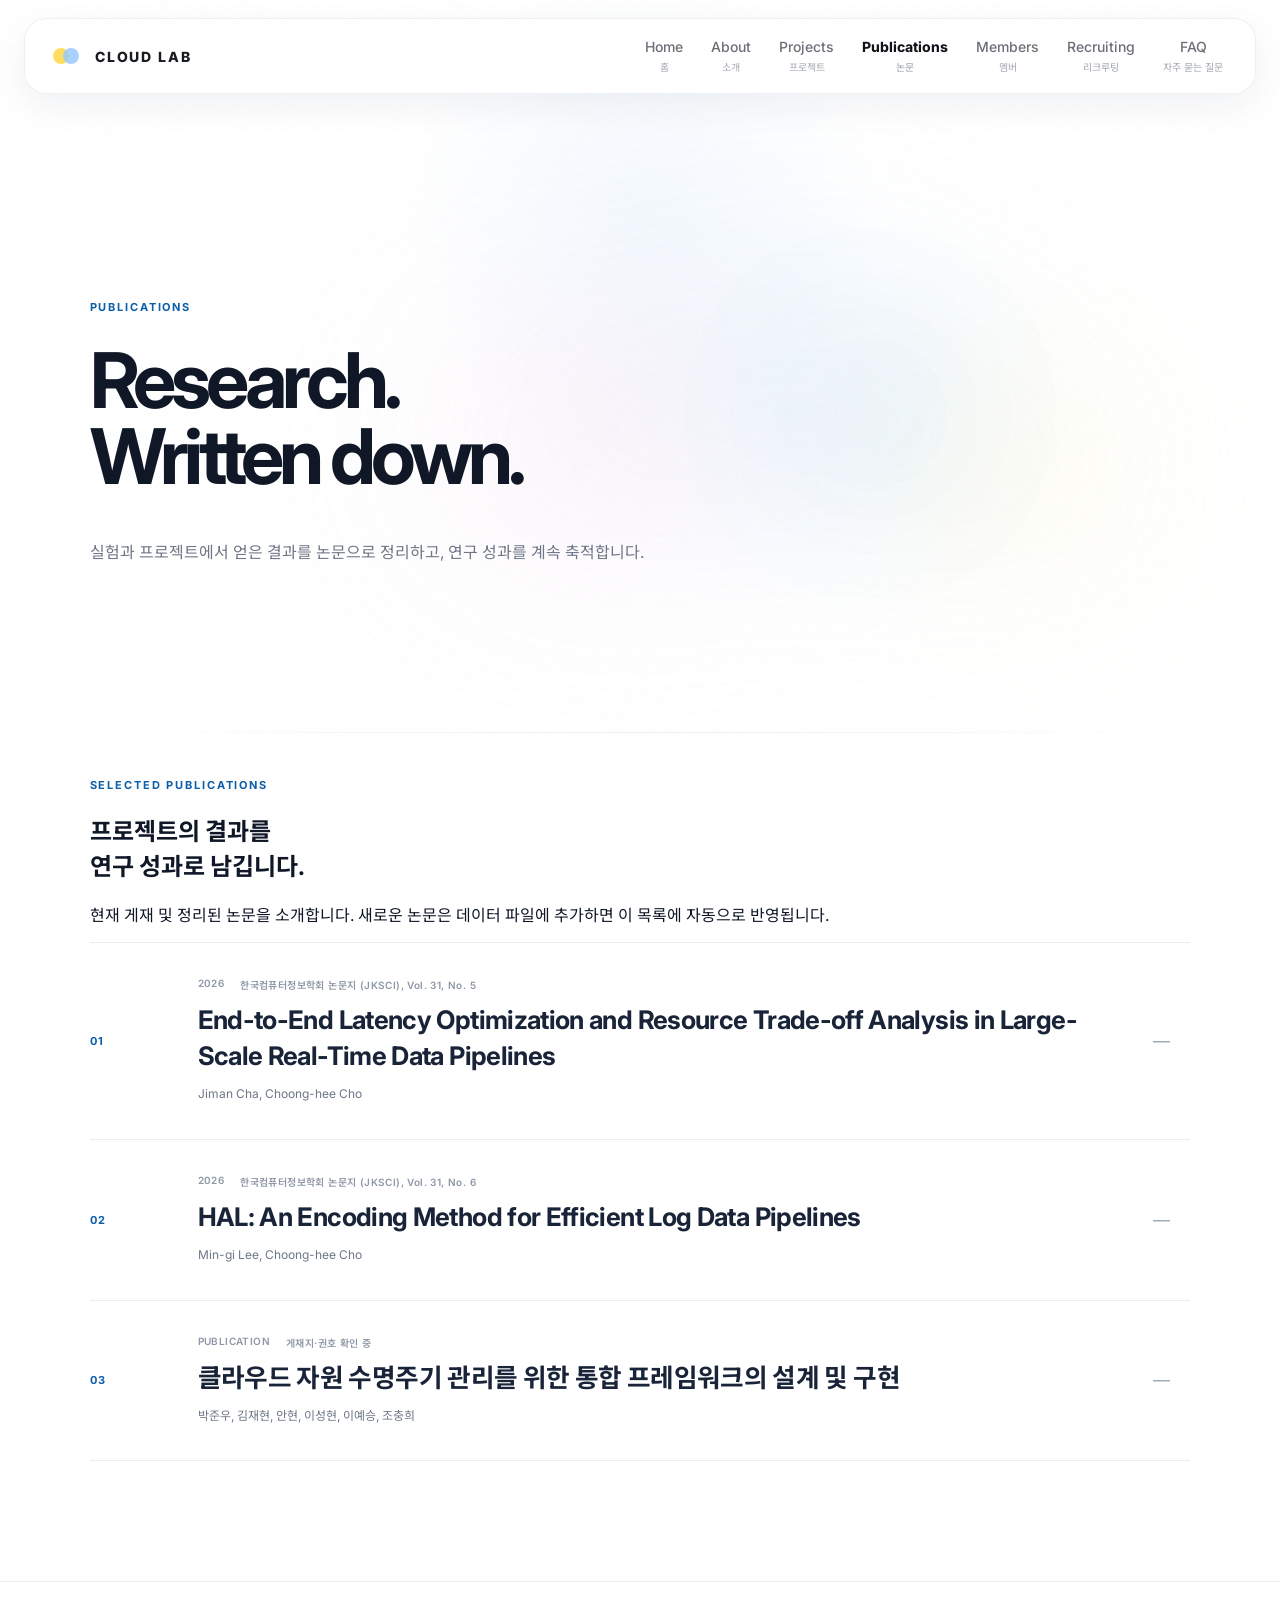
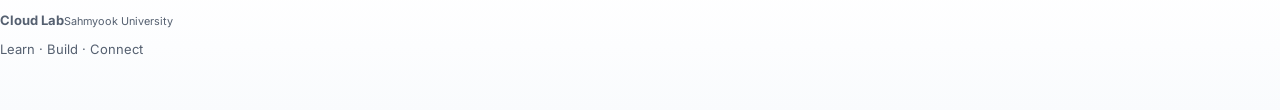
<file: publications.html>
<!DOCTYPE html>
<html lang="ko">
<head>
    <meta charset="UTF-8">
    <meta name="viewport" content="width=device-width, initial-scale=1.0">
    <link rel="preconnect" href="https://fonts.googleapis.com">
    <link rel="preconnect" href="https://fonts.gstatic.com" crossorigin>
    <link href="https://fonts.googleapis.com/css2?family=Inter:wght@400;500;600;700;800&family=Noto+Sans+KR:wght@400;500;600;700&display=swap" rel="stylesheet">
    <link rel="stylesheet" href="css/styles.css">
    <title>Publications | Cloud Lab</title>
    <link rel="stylesheet" href="css/premium.css">
</head>
<body class="publications-page">
    <header class="site-header">
        <a href="index.html" class="brand">
            <span class="brand-symbol">
                <span class="brand-dot dot-yellow"></span>
                <span class="brand-dot dot-blue"></span>
            </span>
            <span class="brand-copy"><strong>CLOUD LAB</strong></span>
        </a>

        <button class="menu-toggle" aria-label="메뉴 열기">☰</button>

        <nav class="nav">
            <a href="index.html"><span class="nav-en">Home</span><span class="nav-ko">홈</span></a>
            <a href="about.html"><span class="nav-en">About</span><span class="nav-ko">소개</span></a>
            <a href="projects.html"><span class="nav-en">Projects</span><span class="nav-ko">프로젝트</span></a>
            <a href="publications.html"><span class="nav-en">Publications</span><span class="nav-ko">논문</span></a>
            <a href="members.html"><span class="nav-en">Members</span><span class="nav-ko">멤버</span></a>
            <a href="recruiting.html"><span class="nav-en">Recruiting</span><span class="nav-ko">리크루팅</span></a>
            <a href="faq.html"><span class="nav-en">FAQ</span><span class="nav-ko">자주 묻는 질문</span></a>
        </nav>
    </header>

    <main class="page-main">
        <section class="page-hero reveal">
            <p class="eyebrow">PUBLICATIONS</p>
            <h1>Research.<br>Written down.</h1>
            <p>실험과 프로젝트에서 얻은 결과를 논문으로 정리하고, 연구 성과를 계속 축적합니다.</p>
        </section>

        <section class="detail-section publications-content">
            <div class="publication-intro reveal">
                <p class="section-kicker">SELECTED PUBLICATIONS</p>
                <h2>프로젝트의 결과를<br>연구 성과로 남깁니다.</h2>
                <p>현재 게재 및 정리된 논문을 소개합니다. 새로운 논문은 데이터 파일에 추가하면 이 목록에 자동으로 반영됩니다.</p>
            </div>

            <div id="publication-list" class="publication-list" aria-live="polite"></div>
        </section>
    </main>

    <footer class="site-footer">
        <div><strong>Cloud Lab</strong><small>Sahmyook University</small></div>
        <p>Learn · Build · Connect</p>
    </footer>

    <script src="js/script.js"></script>
    <script src="js/publications.js"></script>
    <script src="js/premium.js"></script>
</body>
</html>
</file>
<file: css/styles.css>
/* ==========================================================================
   [공통] 전역 기본 리셋 및 컬러 변수 (Global & Reset)
   ========================================================================== */

* {
    box-sizing: border-box;
}

html {
    scroll-behavior: smooth;
}

body {
    margin: 0;
    color: #101828;
    background: #ffffff;
    font-family: Inter, "Noto Sans KR", sans-serif;
}

a {
    color: inherit;
    text-decoration: none;
}

:root {
    --syu: #0b5ea8;
    --syu-dark: #17365e;
    --muted: #6d7787;
    --line: #e8edf3;
    --yellow: #fff2b8;
    --pink: #f5dff2;
    --blue: #d5ebff;
}


/* ==========================================================================
   [공통] 상단 헤더 및 내비게이션 (Header & Navigation)
   ========================================================================== */

.site-header {
    position: fixed;
    top: 18px;
    left: 50%;
    transform: translateX(-50%);
    z-index: 100;
    width: min(1320px, calc(100% - 48px));
    height: 76px;
    display: flex;
    align-items: center;
    justify-content: space-between;
    padding: 0 28px;
    background: rgba(255, 255, 255, 0.92);
    backdrop-filter: blur(20px);
    -webkit-backdrop-filter: blur(20px);
    border: 1px solid rgba(230, 234, 240, 0.7);
    border-radius: 22px;
    box-shadow: 0 12px 35px rgba(25, 42, 70, 0.06);
}

.brand {
    display: flex;
    align-items: center;
    gap: 12px;
}

.brand-symbol {
    position: relative;
    width: 30px;
    height: 20px;
    display: block;
}

.brand-logo-img {
    height: 110px;
    width: auto;
    display: block;
    object-fit: contain;
    transition: transform 0.2s ease;
}

.brand:hover .brand-logo-img {
    transform: scale(1.05);
}

.brand-dot {
    position: absolute;
    top: 50%;
    width: 16px;
    height: 16px;
    border-radius: 50%;
    transform: translateY(-50%);
}

.dot-yellow {
    left: 0;
    background: rgba(255, 218, 78, 0.9);
}

.dot-blue {
    left: 10px;
    background: rgba(151, 198, 255, 0.82);
}

.brand-copy {
    display: flex;
    align-items: center;
}

.brand-copy strong {
    color: #181b20;
    font-size: 14px;
    font-weight: 800;
    letter-spacing: 0.13em;
}

.nav {
    display: flex;
    align-items: center;
    gap: 20px;
}

.nav a {
    position: relative;
    display: flex;
    flex-direction: column;
    align-items: center;
    justify-content: center;
    gap: 3px;
    padding: 8px 4px;
    color: #5f636b;
    opacity: 0.92;
    transform: translateY(0);
    transition:
        transform 0.18s cubic-bezier(0.22, 1, 0.36, 1),
        color 0.18s ease,
        opacity 0.18s ease;
}

.nav-en {
    display: block;
    font-size: 14px;
    font-weight: 500;
    line-height: 1.2;
}

.nav-ko {
    display: block;
    margin-top: 2px;
    color: #9a9fa8;
    font-size: 10px;
    font-weight: 400;
    line-height: 1.2;
}

.nav a:hover {
    color: #111318;
    opacity: 1;
    transform: translateY(-3px);
}

.nav a:hover .nav-en {
    font-weight: 700;
}

.nav a.active {
    color: #111318;
    opacity: 1;
}

.nav a.active .nav-en {
    font-weight: 750;
}

.nav a.active:hover {
    transform: translateY(-3px);
}

.nav-highlight {
    display: none !important;
}

.menu-toggle {
    display: none;
    border: none;
    background: transparent;
    font-size: 22px;
    cursor: pointer;
}


/* ==========================================================================
   [공통] 서브 페이지 공통 베이스 레이아웃 (Subpage Base Layout)
   ========================================================================== */

.page-main {
    padding-top: 120px;
}

.page-hero {
    position: relative;
    isolation: isolate;
    overflow: visible;
    max-width: 1240px;
    min-height: 560px;
    display: flex;
    flex-direction: column;
    justify-content: center;
    margin: auto;
    padding: 90px 7vw 70px;
}

.page-hero h1,
.members-head h1 {
    margin: 18px 0 28px;
    font-size: clamp(49px, 6vw, 88px);
    line-height: 0.98;
    letter-spacing: -0.065em;
}

.page-hero > p:last-child {
    max-width: 620px;
    color: var(--muted);
    font-size: 16px;
    line-height: 1.8;
}

.eyebrow,
.section-kicker {
    color: var(--syu);
    font-size: 11px;
    font-weight: 700;
    letter-spacing: 0.17em;
}

/* 기본 Hero 배경 블롭 */
.page-hero::before,
.members-head::before {
    content: "";
    position: absolute;
    top: 50%;
    left: 60%;
    z-index: -2;
    width: 780px;
    height: 480px;
    transform: translate(-50%, -50%);
    pointer-events: none;
    filter: blur(70px);
    animation: centerMorph 18s ease-in-out infinite alternate;
    background:
        radial-gradient(ellipse 38% 48% at 28% 52%, rgba(255, 244, 190, 0.72) 0%, rgba(255, 244, 190, 0.38) 34%, rgba(255, 244, 190, 0.12) 54%, transparent 76%),
        radial-gradient(ellipse 40% 50% at 52% 48%, rgba(244, 222, 242, 0.70) 0%, rgba(244, 222, 242, 0.36) 34%, rgba(244, 222, 242, 0.11) 54%, transparent 76%),
        radial-gradient(ellipse 40% 50% at 76% 50%, rgba(211, 234, 255, 0.76) 0%, rgba(211, 234, 255, 0.40) 34%, rgba(211, 234, 255, 0.12) 55%, transparent 77%);
}

.page-hero::after,
.members-head::after {
    content: "";
    position: absolute;
    top: 48%;
    left: 68%;
    z-index: -1;
    width: 260px;
    height: 260px;
    transform: translate(-50%, -50%);
    pointer-events: none;
    filter: blur(80px);
    background: radial-gradient(circle, rgba(11, 94, 168, 0.13) 0%, rgba(11, 94, 168, 0.05) 38%, transparent 78%);
    animation: blueMorph 22s ease-in-out infinite alternate;
}

.activities-page .page-hero::before {
    left: 57%;
    background:
        radial-gradient(ellipse 40% 48% at 28% 46%, rgba(211, 234, 255, 0.76) 0%, rgba(211, 234, 255, 0.39) 34%, rgba(211, 234, 255, 0.11) 54%, transparent 76%),
        radial-gradient(ellipse 38% 50% at 52% 55%, rgba(244, 222, 242, 0.70) 0%, rgba(244, 222, 242, 0.36) 34%, rgba(244, 222, 242, 0.10) 54%, transparent 76%),
        radial-gradient(ellipse 38% 46% at 75% 47%, rgba(255, 244, 190, 0.67) 0%, rgba(255, 244, 190, 0.34) 32%, rgba(255, 244, 190, 0.10) 52%, transparent 74%);
}

.detail-section,
.members-content {
    max-width: 1380px;
    margin: auto;
    padding: 55px 7vw 120px;
}

.section-grid {
    display: grid;
    grid-template-columns: 1fr 1fr;
    gap: 80px;
}

.section-grid h2,
.recruit-panel h2 {
    margin: 12px 0;
    font-size: clamp(36px, 4vw, 56px);
    line-height: 1.03;
    letter-spacing: -0.05em;
}

.section-copy {
    color: var(--muted);
    font-size: 16px;
    line-height: 1.9;
}


/* ==========================================================================
   [페이지] 1. 메인 홈 (Home)
   ========================================================================== */

.home-main {
    min-height: 100vh;
}

.home-hero {
    position: relative;
    min-height: 100vh;
    display: flex;
    align-items: center;
    justify-content: center;
    overflow: hidden;
    padding: 140px 40px 100px;
    background: #ffffff;
}

.hero-center {
    position: relative;
    z-index: 3;
    width: 100%;
    max-width: 1100px;
    text-align: center;
}

.home-eyebrow {
    margin: 0 0 28px;
    color: var(--syu);
    font-size: 14px;
    font-weight: 700;
    letter-spacing: 0.24em;
}

.home-title {
    display: flex;
    flex-direction: column;
    align-items: center;
    margin: 0;
    font-size: clamp(65px, 7.5vw, 120px);
    font-weight: 700;
    line-height: 0.95;
    letter-spacing: -0.07em;
}

.home-title > span {
    display: inline-flex;
    align-items: center;
    justify-content: center;
    min-height: 1.05em;
    white-space: nowrap;
}

.title-cloud {
    color: #121d33;
}

.title-connect {
    color: #7e899b;
}

.title-create {
    color: #9ca7b8;
}

.typing-cursor {
    display: inline-block;
    margin-left: 6px;
    font-weight: 200;
    color: var(--syu);
    line-height: 1;
    transform: translateY(-2px);
    animation: blink 0.8s infinite;
}

.home-description {
    max-width: 720px;
    margin: 46px auto 0;
    color: #657185;
    font-size: 18px;
    line-height: 1.8;
}

.home-actions {
    display: flex;
    align-items: center;
    justify-content: center;
    gap: 34px;
    margin-top: 38px;
}

.home-primary-btn {
    display: inline-flex;
    align-items: center;
    gap: 28px;
    padding: 16px 28px;
    border-radius: 999px;
    background: linear-gradient(135deg, #0754a0, #0872ce);
    color: #ffffff;
    font-size: 16px;
    font-weight: 500;
    transition: transform 0.25s ease, box-shadow 0.25s ease;
}

.home-primary-btn:hover {
    transform: translateY(-3px);
    box-shadow: 0 12px 30px rgba(11, 94, 168, 0.2);
}

.home-secondary-btn {
    color: #075bad;
    font-size: 16px;
    font-weight: 500;
    transition: opacity 0.2s ease;
}

.home-secondary-btn:hover {
    opacity: 0.55;
}

.home-gradient {
    position: absolute;
    top: 51%;
    left: 50%;
    z-index: 0;
    width: min(1120px, 92vw);
    height: min(720px, 72vh);
    transform: translate(-50%, -50%);
    pointer-events: none;
}

.home-blob {
    position: absolute;
    border-radius: 48% 52% 58% 42% / 45% 55% 45% 55%;
    mix-blend-mode: multiply;
    animation: homeMorph 18s ease-in-out infinite alternate;
}

.blob-yellow {
    top: 18%;
    left: 2%;
    width: 48%;
    height: 70%;
    background: rgba(255, 241, 174, 0.58);
    filter: blur(95px);
}

.blob-pink {
    top: 12%;
    left: 22%;
    width: 56%;
    height: 74%;
    background: rgba(244, 218, 241, 0.58);
    filter: blur(100px);
    animation-delay: -6s;
}

.blob-blue {
    top: 10%;
    right: 0;
    width: 50%;
    height: 76%;
    background: rgba(205, 230, 255, 0.64);
    filter: blur(100px);
    animation-delay: -11s;
}

.blob-syu {
    top: 34%;
    right: 18%;
    width: 25%;
    height: 38%;
    background: rgba(11, 94, 168, 0.08);
    filter: blur(115px);
    animation-delay: -8s;
}


/* ==========================================================================
   [페이지] 2. 소개 (About)
   ========================================================================== */

.page-hero-desc {
    max-width: 780px;
    margin-top: 10px;
}

.page-hero-desc p {
    margin: 0 0 16px;
    color: var(--muted);
    font-size: 15.5px;
    line-height: 1.85;
    word-break: keep-all;
}

.page-hero-desc p strong {
    color: #121d33;
    font-weight: 700;
}

.page-hero-desc .hero-welcome {
    margin-top: 22px;
    color: var(--syu);
    font-weight: 600;
    font-size: 15px;
}

/* About Page Hero - 2단 분할 레이아웃 */
.about-hero {
    max-width: 1380px;
    width: 100%;
    margin: 0 auto;
    padding: 80px 7vw 60px;
    display: grid;
    grid-template-columns: 1fr 1fr;
    gap: 80px;
    align-items: start;
    min-height: auto;
}

.about-hero.reveal {
    transition: 
        opacity 5.0s cubic-bezier(0.16, 1, 0.3, 1), 
        transform 1.4s cubic-bezier(0.16, 1, 0.3, 1);
}

.about-hero .hero-title-col h1 {
    margin: 16px 0 0;
    font-size: clamp(42px, 5vw, 68px);
    line-height: 1.04;
    letter-spacing: -0.06em;
    word-break: keep-all;
}

.about-hero .hero-desc-col {
    display: flex;
    flex-direction: column;
    gap: 16px;
    padding-top: 30px;
}

.about-hero .hero-desc-col p {
    margin: 0;
    color: #556070;
    font-size: 15px;
    line-height: 1.85;
    word-break: keep-all;
}

.about-hero .hero-desc-col p strong {
    color: #121d33;
    font-weight: 700;
}

.about-hero .hero-desc-col .hero-welcome {
    margin-top: 6px;
    padding-top: 18px;
    border-top: 1px dashed var(--line);
    color: var(--syu);
    font-size: 15px;
    font-weight: 600;
    line-height: 1.7;
}

.about-hero ~ .detail-section {
    padding-bottom: 0px;
}

.detail-section p strong,
.value-card p strong {
    color: #121d33;
    font-weight: 700;
}

.value-grid {
    display: grid;
    grid-template-columns: repeat(4, 1fr);
    gap: 18px;
    margin-top: 62px;
}

.value-card {
    display: flex;
    flex-direction: column;
    padding: 32px 26px;
    border: 1px solid var(--line);
    border-radius: 24px;
    background: linear-gradient(180deg, #ffffff, #fbfcfd);
    box-shadow: 0 4px 18px rgba(25, 42, 70, 0.03);
    cursor: default;
    transition: 
        transform 0.4s cubic-bezier(0.16, 1, 0.3, 1), 
        box-shadow 0.4s cubic-bezier(0.16, 1, 0.3, 1), 
        border-color 0.4s ease;
}

.value-card:hover {
    transform: translateY(-14px);
    border-color: rgba(11, 94, 168, 0.16);
    box-shadow: 
        0 12px 24px -6px rgba(11, 94, 168, 0.08),
        0 28px 56px -10px rgba(20, 46, 79, 0.12),
        0 42px 72px -16px rgba(20, 46, 79, 0.06);
}

.value-card .card-num {
    color: var(--syu);
    font-size: 12px;
    font-weight: 700;
    letter-spacing: 0.1em;
}

.value-card h3 {
    margin: 18px 0 12px;
    font-size: 18px;
    font-weight: 700;
    line-height: 1.35;
    color: #161c28;
}

.value-card p {
    margin: 0 0 24px;
    color: var(--muted);
    font-size: 13px;
    line-height: 1.7;
    flex-grow: 1;
}

.card-tags {
    display: flex;
    flex-wrap: wrap;
    gap: 6px;
    margin-top: auto;
}

.card-tags span {
    display: inline-block;
    padding: 4px 8px;
    border-radius: 6px;
    background: #f1f5fa;
    color: #4b586e;
    font-size: 11px;
    font-weight: 500;
}

.activity-detail {
    display: grid;
    grid-template-columns: 120px 1fr;
    gap: 36px;
    padding: 42px 0;
    border-top: 1px solid var(--line);
}

.activity-detail:last-child {
    border-bottom: 1px solid var(--line);
}

.activity-detail > span {
    color: var(--syu);
    font-size: 12px;
    font-weight: 700;
}

.activity-detail h2 {
    margin: 0 0 12px;
    font-size: 36px;
    letter-spacing: -0.04em;
}

.activity-detail p {
    max-width: 760px;
    color: var(--muted);
    line-height: 1.8;
}


/* ==========================================================================
   [페이지] 3. 구성원 (Members)
   ========================================================================== */

.members-page-main {
    padding-top: 140px;
}

.members-head {
    position: relative;
    isolation: isolate;
    overflow: visible;
    max-width: 1380px;
    min-height: 360px;
    display: grid;
    grid-template-columns: 1fr 0.65fr;
    align-items: center;
    gap: 70px;
    margin: auto;
    padding: 55px 7vw 0px;
}

.members-head::before {
    top: 56%;
    left: 61%;
    background:
        radial-gradient(ellipse 38% 48% at 28% 58%, rgba(244, 222, 242, 0.70) 0%, rgba(244, 222, 242, 0.37) 34%, rgba(244, 222, 242, 0.10) 54%, transparent 76%),
        radial-gradient(ellipse 42% 52% at 55% 45%, rgba(211, 234, 255, 0.77) 0%, rgba(211, 234, 255, 0.40) 34%, rgba(211, 234, 255, 0.12) 55%, transparent 77%),
        radial-gradient(ellipse 36% 45% at 78% 62%, rgba(255, 244, 190, 0.64) 0%, rgba(255, 244, 190, 0.33) 32%, rgba(255, 244, 190, 0.09) 50%, transparent 72%);
}

.members-head > p {
    color: var(--muted);
    font-size: 14px;
    line-height: 1.8;
}

.subhead {
    display: flex;
    align-items: flex-start;
    gap: 14px;
    margin: 68px 0 22px;
}

.subhead-line {
    width: 3px;
    height: 42px;
    background: var(--syu);
}

.subhead div {
    display: flex;
    flex-direction: column;
    gap: 4px;
}

.subhead strong {
    color: var(--syu-dark);
    font-size: 22px;
}

.subhead small {
    color: #8a94a3;
    font-size: 12px;
}

.professor-card {
    display: grid;
    grid-template-columns: 160px 1fr 280px;
    gap: 34px;
    padding: 28px;
    border: 1px solid var(--line);
    border-radius: 26px;
    background: #ffffff;
    box-shadow: 0 16px 40px rgba(20, 46, 79, 0.06);
}

.portrait {
    aspect-ratio: 1;
    display: grid;
    place-items: center;
    border: 1px solid rgba(11, 94, 168, 0.08);
    border-radius: 22px;
    background: #eef5fb;
    color: #234b75;
    font-size: 24px;
    font-weight: 800;
    object-fit: cover;
}

.portrait-professor {
    border-radius: 28px;
    background: linear-gradient(145deg, #e8f2fb, #d6e7f6);
    font-size: 26px;
    overflow: hidden;
    padding: 0;
}

.portrait-professor img {
    width: 100%;
    height: 100%;
    object-fit: cover;
    object-position: center;
    display: block;
}
.role {
    color: var(--syu);
    font-size: 11px;
    font-weight: 700;
    letter-spacing: 0.14em;
}

.professor-main h3 {
    margin: 8px 0 4px;
    font-size: 30px;
}

.dept {
    margin: 0;
    color: #5f6a78;
}

.bio {
    max-width: 600px;
    margin-top: 22px;
    color: var(--muted);
    line-height: 1.75;
}

.professor-meta {
    display: flex;
    flex-wrap: wrap;
    align-content: flex-start;
    gap: 8px;
    padding-top: 38px;
}

.professor-meta span {
    padding: 8px 10px;
    border-radius: 999px;
    background: #f2f6fa;
    color: #5b6777;
    font-size: 11px;
}

.cohort-block {
    margin-top: 26px;
}

/* 멤버 2x2 가로형 카드 그리드 */
.member-grid {
    display: grid;
    grid-template-columns: repeat(2, minmax(0, 1fr));
    gap: 24px;
}

.member-card {
    display: grid;
    grid-template-columns: 140px minmax(0, 1fr);
    column-gap: 24px;
    row-gap: 12px;
    align-items: center;
    padding: 24px;
    border: 1px solid var(--line);
    border-radius: 26px;
    background: #ffffff;
    box-shadow: 0 10px 24px rgba(32, 55, 82, 0.04);
    transition: transform 0.25s ease, box-shadow 0.25s ease;
}

.member-card:hover {
    transform: translateY(-5px);
    box-shadow: 0 18px 34px rgba(32, 55, 82, 0.09);
}

.member-card .portrait {
    grid-column: 1;
    grid-row: 1;
    width: 140px;
    height: 140px;
    aspect-ratio: 1 / 1;
    overflow: hidden;
    padding: 0;
    margin: 0;
    border-radius: 20px;
    box-sizing: border-box;
}

.member-card .portrait img {
    width: 100%;
    height: 100%;
    object-fit: cover;
    object-position: center;
    display: block;
    margin: 0;
    padding: 0;
}

.portrait-a { background: linear-gradient(145deg, #fff3db, #f8dfc8); }
.portrait-b { background: linear-gradient(145deg, #e8eff8, #dce6f2); }
.portrait-c { background: linear-gradient(145deg, #f6e9f3, #ead8eb); }
.portrait-d { background: linear-gradient(145deg, #e5f3ee, #d4e9e1); }
.portrait-e { background: linear-gradient(145deg, #f8efe6, #ebddce); }
.portrait-f { background: linear-gradient(145deg, #e9edfb, #dce4f7); }
.portrait-g { background: linear-gradient(145deg, #eaf7fb, #d7eef6); }

.member-top {
    grid-column: 2;
    grid-row: 1;
    display: flex;
    justify-content: space-between;
    align-items: flex-start;
    gap: 10px;
    margin-top: 0;
}

.member-top h3 {
    margin: 0 0 4px;
    font-size: 19px;
}

.member-top p {
    margin: 0;
    color: #7d8795;
    font-size: 13px;
}

.cohort {
    height: max-content;
    padding: 5px 9px;
    border-radius: 999px;
    background: #edf5fc;
    color: var(--syu);
    font-size: 11px;
    font-weight: 600;
    white-space: nowrap;
    flex-shrink: 0;
}

.member-project {
    grid-column: 2;
    grid-row: 2;
    margin-top: 8px;
    padding-top: 14px;
    border-top: 1px solid var(--line);
}

.member-project small {
    display: block;
    margin-bottom: 6px;
    color: #97a0ad;
    font-size: 9px;
    letter-spacing: 0.14em;
}

.member-project strong {
    display: block;
    font-size: 13.5px;
    line-height: 1.45;
}

.member-project p {
    margin: 5px 0 0;
    color: #7a8492;
    font-size: 11.5px;
    line-height: 1.5;
}

/* ==========================================================================
   [모바일 전 기종 완벽 고정] 360px~430px 전 구간 비율 유지 푸터
   ========================================================================== */
@media (max-width: 600px) {
    .site-footer {
        margin-top: 50px !important;
        padding: clamp(24px, 6vw, 34px) 0 clamp(20px, 5vw, 28px) !important;
    }

    .footer-inner {
        /* 화면 폭에 맞춰 좌우 여백 자동 비례 조절 (12px ~ 20px) */
        padding: 0 clamp(12px, 3.5vw, 20px) !important;
    }

    /* 1. 상단 Nav(1행) + 좌측 Brand / 우측 Loc & Contact(2, 3행) 구조 */
    .footer-grid {
        display: grid !important;
        grid-template-columns: 1fr 1fr !important;
        grid-template-areas:
            "nav nav"
            "brand loc"
            "brand contact" !important;
        column-gap: clamp(10px, 3vw, 18px) !important;
        row-gap: clamp(14px, 4vw, 20px) !important;
        padding-bottom: clamp(18px, 4.5vw, 24px) !important;
    }

    /* ----------------------------------------------------
       [1행 전체 너비] 상단 Navigation 바 (무조건 1줄 고정)
       ---------------------------------------------------- */
    .footer-col:nth-child(4) {
        grid-area: nav !important;
        width: 100% !important;
        padding-bottom: clamp(12px, 3vw, 16px) !important;
        border-bottom: 1px solid var(--line) !important;
    }

    .footer-col:nth-child(4) h3 {
        display: none !important;
    }

    .footer-links {
        display: flex !important;
        flex-direction: row !important;
        flex-wrap: nowrap !important; /* 줄바꿈 절대 방지 */
        align-items: center !important;
        justify-content: space-between !important;
        padding: 0 !important;
        margin: 0 !important;
        list-style: none !important;
        width: 100% !important;
    }

    .footer-links li {
        display: inline-flex !important;
    }

    /* 화면 폭에 따라 10.5px ~ 13px로 자동 비례 축소 */
    .footer-links a {
        font-size: clamp(10.5px, 2.7vw, 13px) !important;
        font-weight: 600 !important;
        color: #2b3442 !important;
        white-space: nowrap !important;
        letter-spacing: -0.02em !important;
    }

    /* ----------------------------------------------------
       [2·3행 좌측] Logo & 브랜드 설명 (중앙 정렬)
       ---------------------------------------------------- */
    .footer-brand-col,
    .footer-col:nth-child(1) {
        grid-area: brand !important;
        display: flex !important;
        flex-direction: column !important;
        align-items: center !important;
        text-align: center !important;
        margin-top: -15px !important;
        transform: translateY(-2px) !important;
    }

    .footer-brand-col .brand {
        display: flex !important;
        justify-content: center !important;
        margin: 0 auto clamp(4px, 1.5vw, 8px) !important;
    }

    /* 화면 폭에 따라 로고 크기 비례 축소 (78px ~ 95px) */
    .footer-brand-col .brand-logo-img {
        width: clamp(78px, 20vw, 95px) !important;
        height: auto !important;
    }

    .footer-desc {
        font-size: clamp(9.5px, 2.5vw, 11.5px) !important;
        line-height: 1.45 !important;
        margin-bottom: clamp(6px, 1.8vw, 9px) !important;
        text-align: center !important;
        word-break: keep-all !important;
    }

    .footer-dept-links {
        display: flex !important;
        flex-direction: column !important;
        align-items: center !important;
        gap: 3px !important;
    }

    .footer-dept-links a {
        font-size: clamp(9.5px, 2.5vw, 11px) !important;
        justify-content: center !important;
        white-space: nowrap !important;
    }

    /* ----------------------------------------------------
       [2행 우측] LOCATION (위치 정보)
       ---------------------------------------------------- */
    .footer-col:nth-child(2) {
        grid-area: loc !important;
        display: flex !important;
        flex-direction: column !important;
        align-items: center !important;
        text-align: center !important;
    }

    .location-building {
        font-size: clamp(10.5px, 2.7vw, 12px) !important;
        font-weight: 700 !important;
        margin-bottom: 2px !important;
        text-align: center !important;
        white-space: nowrap !important;
    }

    .address-line {
        font-size: clamp(9.5px, 2.4vw, 11px) !important;
        line-height: 1.4 !important;
        text-align: center !important;
        white-space: nowrap !important;
        letter-spacing: -0.03em !important; /* 긴 주소 압축 */
    }

    /* 도로명 배지 및 지번 주소 숨김 */
    .address-line span,
    .footer-address-block .address-line:last-of-type {
        display: none !important;
    }

    /* ----------------------------------------------------
       [3행 우측] CONTACT (연락처 정보 한 줄 정렬)
       ---------------------------------------------------- */
    .footer-col:nth-child(3) {
        grid-area: contact !important;
        display: flex !important;
        flex-direction: column !important;
        align-items: center !important;
        text-align: center !important;
        gap: clamp(4px, 1.2vw, 6px) !important;
        padding-top: 2px !important;
        border-top: none !important;
    }

    .footer-info-item {
        display: inline-flex !important;
        align-items: center !important;
        justify-content: center !important;
        gap: 5px !important;
        margin-bottom: 0 !important;
        white-space: nowrap !important;
    }

    .footer-info-item span {
        font-size: clamp(9.5px, 2.4vw, 11px) !important;
        color: #717d90 !important;
        margin-bottom: 0 !important;
        white-space: nowrap !important;
    }

    .footer-info-item a {
        font-size: clamp(9.5px, 2.4vw, 11px) !important;
        color: #2b3442 !important;
        letter-spacing: -0.025em !important; /* 긴 이메일 주소 압축 */
        white-space: nowrap !important;
    }

    /* ----------------------------------------------------
       공통 헤딩 & 카피라이트
       ---------------------------------------------------- */
    .footer-col h3 {
        font-size: clamp(9px, 2.3vw, 10.5px) !important;
        margin-bottom: clamp(5px, 1.5vw, 8px) !important;
        text-align: center !important;
        width: 100% !important;
        letter-spacing: 0.12em !important;
    }

    .footer-bottom {
        padding-top: clamp(14px, 3.5vw, 18px) !important;
        justify-content: center !important;
        text-align: center !important;
        font-size: clamp(9.5px, 2.4vw, 11px) !important;
    }
}


/* ==========================================================================
   [페이지] 4. 프로젝트 (Projects)
   ========================================================================== */

.projects-page .page-hero::before {
    left: 58%;
    background:
        radial-gradient(ellipse 40% 48% at 28% 48%, rgba(211, 234, 255, 0.78) 0%, rgba(211, 234, 255, 0.40) 34%, rgba(211, 234, 255, 0.11) 54%, transparent 76%),
        radial-gradient(ellipse 38% 50% at 53% 54%, rgba(244, 222, 242, 0.68) 0%, rgba(244, 222, 242, 0.34) 34%, rgba(244, 222, 242, 0.10) 54%, transparent 76%),
        radial-gradient(ellipse 36% 45% at 77% 46%, rgba(255, 244, 190, 0.64) 0%, rgba(255, 244, 190, 0.31) 32%, rgba(255, 244, 190, 0.09) 50%, transparent 72%);
}

.projects-content {
    padding-top: 35px;
}

.project-section-head {
    display: grid;
    grid-template-columns: minmax(0, 1.1fr) minmax(320px, 0.75fr);
    align-items: end;
    gap: 80px;
    margin-bottom: 48px;
}

.project-section-head h2 {
    margin: 12px 20 20;
    font-size: clamp(36px, 4vw, 56px);
    line-height: 1.03;
    letter-spacing: -0.05em;
}

.project-section-head > p {
    margin: 0;
    color: var(--muted);
    font-size: 15px;
    line-height: 1.9;
}

.course-grid {
    display: grid;
    grid-template-columns: repeat(2, minmax(0, 1fr));
    gap: 18px;
}

.course-card {
    min-height: 310px;
    display: flex;
    flex-direction: column;
    padding: 30px;
    border: 1px solid var(--line);
    border-radius: 24px;
    background: linear-gradient(180deg, rgba(255,255,255,0.98), rgba(249,251,253,0.98));
    box-shadow: 0 10px 28px rgba(25, 42, 70, 0.035);
    transition:
        transform 0.28s cubic-bezier(0.2, 0.8, 0.2, 1),
        box-shadow 0.28s ease,
        border-color 0.28s ease;
}

.course-card:hover {
    transform: translateY(-6px);
    border-color: rgba(11, 94, 168, 0.20);
    box-shadow: 0 20px 42px rgba(20, 46, 79, 0.09);
}

.course-card-top {
    display: flex;
    align-items: center;
    justify-content: space-between;
    gap: 16px;
}

.course-number {
    color: var(--syu);
    font-size: 12px;
    font-weight: 700;
    letter-spacing: 0.12em;
}

.course-category {
    padding: 6px 9px;
    border-radius: 999px;
    background: #f2f6fa;
    color: #6e7989;
    font-size: 9px;
    font-weight: 700;
    letter-spacing: 0.12em;
}

.course-card-body {
    flex: 1;
    padding-top: 42px;
}

.course-card h3 {
    max-width: 430px;
    margin: 0 0 16px;
    color: #161c28;
    font-size: clamp(25px, 2.4vw, 34px);
    line-height: 1.08;
    letter-spacing: -0.045em;
}

.course-card p {
    max-width: 500px;
    margin: 0;
    color: var(--muted);
    font-size: 13px;
    line-height: 1.8;
}

.course-link {
    width: fit-content;
    display: inline-flex;
    align-items: center;
    gap: 10px;
    margin-top: 34px;
    color: var(--syu);
    font-size: 12px;
    font-weight: 650;
}

.course-link-secondary {
    margin-top: 12px;
}

.course-link span {
    font-size: 15px;
    transition: transform 0.22s ease;
}

.course-card:hover .course-link span {
    transform: translate(3px, -3px);
}

.project-divider {
    height: 1px;
    margin: 110px 0;
    background: var(--line);
}

.lab-project-list {
    display: grid;
    gap: 18px;
}

.lab-project-card {
    position: relative;
    overflow: hidden;
    display: grid;
    grid-template-columns: 0.65fr 1.5fr auto;
    align-items: end;
    gap: 46px;
    padding: 46px;
    border: 1px solid rgba(11, 94, 168, 0.08);
    border-radius: 30px;
    background:
        radial-gradient(circle at 10% 10%, rgba(255, 242, 184, 0.72), transparent 34%),
        radial-gradient(circle at 52% 16%, rgba(245, 223, 242, 0.68), transparent 36%),
        radial-gradient(circle at 90% 28%, rgba(213, 235, 255, 0.78), transparent 40%),
        #ffffff;
    box-shadow: 0 16px 42px rgba(20, 46, 79, 0.055);
}

.lab-project-meta {
    align-self: start;
    display: flex;
    flex-direction: column;
    gap: 12px;
}

.project-status {
    width: fit-content;
    padding: 7px 10px;
    border-radius: 999px;
    background: rgba(11, 94, 168, 0.10);
    color: var(--syu);
    font-size: 9px;
    font-weight: 800;
    letter-spacing: 0.12em;
}

.project-subtitle {
    color: #718096;
    font-size: 11px;
    font-weight: 600;
    line-height: 1.5;
}

.lab-project-copy h3 {
    margin: 0 0 16px;
    color: #121d33;
    font-size: clamp(40px, 5vw, 68px);
    line-height: 0.98;
    letter-spacing: -0.06em;
}

.lab-project-copy > p {
    max-width: 700px;
    margin: 0;
    color: #667387;
    font-size: 14px;
    line-height: 1.85;
}

.project-tags {
    display: flex;
    flex-wrap: wrap;
    gap: 8px;
    margin-top: 26px;
}

.project-tags span {
    padding: 6px 9px;
    border-radius: 999px;
    background: rgba(255,255,255,0.72);
    color: #5e6a7c;
    font-size: 10px;
    font-weight: 600;
}

.project-detail-link {
    align-self: end;
    display: inline-flex;
    align-items: center;
    gap: 9px;
    color: var(--syu);
    font-size: 12px;
    font-weight: 650;
}

.project-detail-link.is-disabled,
.publication-link.is-disabled {
    color: #9aa4b3;
    cursor: default;
}

.data-error {
    grid-column: 1 / -1;
    padding: 28px 0;
    color: #8d98a8;
    font-size: 13px;
}

/* Projects 1단과 2단 좌측 시작선 일치 */
main:has(.projects-content) .page-hero,
.projects-page-main .page-hero {
    max-width: 1380px;
    width: 100%;
    margin: 0 auto;
    padding-left: 7vw !important;
    padding-right: 7vw !important;
    box-sizing: border-box;
}

/* Projects 페이지 푸터 간격 (30px 고정) */
.projects-content {
    padding-bottom: 0 !important;
}

.lab-project-list {
    margin-bottom: 0 !important;
}

main:has(.projects-content) ~ .site-footer,
main:has(.projects-content) + .site-footer,
.projects-page-main ~ .site-footer,
main.projects-page-main + .site-footer {
    margin-top: 30px !important;
}


/* ==========================================================================
   [페이지] 5. 논문 및 출판 성과 (Publications)
   ========================================================================== */

.publications-page .page-hero::before {
    left: 61%;
    background:
        radial-gradient(ellipse 40% 50% at 27% 52%, rgba(244, 222, 242, 0.70) 0%, rgba(244, 222, 242, 0.36) 34%, rgba(244, 222, 242, 0.10) 54%, transparent 76%),
        radial-gradient(ellipse 42% 52% at 55% 45%, rgba(211, 234, 255, 0.76) 0%, rgba(211, 234, 255, 0.39) 34%, rgba(211, 234, 255, 0.11) 55%, transparent 77%),
        radial-gradient(ellipse 35% 44% at 79% 58%, rgba(255, 244, 190, 0.58) 0%, rgba(255, 244, 190, 0.29) 32%, rgba(255, 244, 190, 0.08) 50%, transparent 72%);
}

.publications-content {
    padding-top: 35px;
}

.section-intro-grid {
    display: grid;
    grid-template-columns: 1.15fr 0.85fr;
    column-gap: 80px;
    align-items: end;
    margin-bottom: 54px;
}

.section-intro-grid .section-kicker {
    grid-column: 1 / -1;
}

.section-intro-grid h2 {
    grid-column: 1;
    margin: 12px 0 0;
    font-size: clamp(36px, 4vw, 56px);
    line-height: 1.03;
    letter-spacing: -0.05em;
}

.section-intro-grid > p:last-child {
    grid-column: 2;
    align-self: end;
    margin: 0;
    color: var(--muted);
    font-size: 15px;
    line-height: 1.9;
}

.publication-list {
    border-top: 1px solid var(--line);
}

.publication-item {
    display: grid;
    grid-template-columns: 80px minmax(0, 1fr) 48px;
    gap: 28px;
    align-items: center;
    padding: 34px 0;
    border-bottom: 1px solid var(--line);
    transition: padding-left 0.24s ease, background 0.24s ease;
}

.publication-item:hover {
    padding-left: 10px;
    background: linear-gradient(90deg, rgba(213, 235, 255, 0.16), transparent 55%);
}

.publication-index {
    color: var(--syu);
    font-size: 11px;
    font-weight: 700;
    letter-spacing: 0.12em;
}

.publication-meta {
    display: flex;
    flex-wrap: wrap;
    gap: 8px 16px;
    margin-bottom: 10px;
    color: #8d97a6;
    font-size: 10px;
    font-weight: 600;
    letter-spacing: 0.04em;
}

.publication-main h3 {
    max-width: 1000px;
    margin: 0;
    color: #192438;
    font-size: clamp(20px, 2vw, 27px);
    line-height: 1.42;
    letter-spacing: -0.025em;
}

.publication-main > p {
    margin: 10px 0 0;
    color: var(--muted);
    font-size: 12px;
    line-height: 1.7;
}

.publication-link {
    display: grid;
    place-items: center;
    width: 38px;
    height: 38px;
    border-radius: 50%;
    color: var(--syu);
    font-size: 17px;
    transition: transform 0.22s ease, background 0.22s ease;
}

.publication-item:hover .publication-link:not(.is-disabled) {
    transform: translate(3px, -3px);
    background: #edf5fc;
}

/* Publications 1단과 2단 좌측 시작선 일치 */
main:has(.publications-content) .page-hero,
.publications-page-main .page-hero,
.publications-page .page-hero {
    max-width: 1380px;
    width: 100%;
    margin: 0 auto;
    padding-left: 7vw !important;
    padding-right: 7vw !important;
    box-sizing: border-box;
}

/* Publications 페이지 푸터 상단 여백 (120px 유지) */
.publications-content {
    padding-bottom: 0 !important;
}

.publication-list {
    margin-bottom: 0 !important;
}

main:has(.publications-content) ~ .site-footer,
main:has(.publications-content) + .site-footer,
.publications-page-main ~ .site-footer,
main.publications-page-main + .site-footer,
.publications-page ~ .site-footer {
    margin-top: 120px !important;
}


/* ==========================================================================
   [페이지] 6. 신입 모집 (Recruiting)
   ========================================================================== */

.recruit-panel {
    display: grid;
    grid-template-columns: 1fr 0.8fr;
    gap: 80px;
    padding: 60px;
    border-radius: 30px;
    background: linear-gradient(135deg, #fff7d9 0%, #f8e9f4 48%, #e5f2ff 100%);
}

.recruit-list {
    margin: 0;
}

.recruit-list div {
    display: grid;
    grid-template-columns: 110px 1fr;
    padding: 14px 0;
    border-top: 1px solid rgba(23, 54, 94, 0.12);
}

.recruit-list dt {
    color: #657184;
    font-size: 12px;
}

.recruit-list dd {
    margin: 0;
    font-size: 14px;
    font-weight: 600;
}

.recruiting-main {
    padding-top: 118px;
}

.recruiting-hero {
    position: relative;
    isolation: isolate;
    width: calc(100% - 80px);
    max-width: 1440px;
    min-height: calc(100vh - 145px);
    margin: 0 auto 80px;
    display: flex;
    align-items: center;
    justify-content: center;
    overflow: hidden;
    border-radius: 48px;
    background: #ffffff;
}

.recruiting-gradient {
    position: absolute;
    inset: 0;
    z-index: -1;
    overflow: hidden;
    pointer-events: none;
}

.recruiting-blob {
    position: absolute;
    border-radius: 50%;
    filter: blur(90px);
    opacity: 0.8;
    will-change: transform;
    animation: recruitingMorph 16s ease-in-out infinite alternate;
}

.recruit-yellow {
    width: 52%;
    height: 75%;
    left: -12%;
    top: 18%;
    background: rgba(255, 239, 155, 0.70);
    animation-delay: -2s;
}

.recruit-pink {
    width: 52%;
    height: 72%;
    left: 20%;
    top: 16%;
    background: rgba(247, 215, 239, 0.70);
    animation-delay: -6s;
}

.recruit-purple {
    width: 46%;
    height: 68%;
    left: 46%;
    top: 20%;
    background: rgba(222, 213, 255, 0.62);
    animation-delay: -10s;
}

.recruit-blue {
    width: 48%;
    height: 78%;
    right: -10%;
    top: 10%;
    background: rgba(199, 228, 255, 0.72);
    animation-delay: -13s;
}

.recruiting-hero::after {
    content: "";
    position: absolute;
    inset: 0;
    z-index: -1;
    pointer-events: none;
    background: radial-gradient(
        ellipse at center,
        rgba(255, 255, 255, 0) 0%,
        rgba(255, 255, 255, 0.08) 45%,
        rgba(255, 255, 255, 0.45) 88%,
        rgba(255, 255, 255, 0.7) 100%
    );
}

.recruiting-hero-content {
    position: relative;
    z-index: 3;
    width: 100%;
    max-width: 1280px;
    padding: 80px 40px;
    text-align: center;
}

.recruiting-eyebrow {
    margin: 0 0 28px;
    color: rgba(30, 30, 38, 0.55);
    font-size: 12px;
    font-weight: 700;
    letter-spacing: 0.28em;
}

.recruiting-title {
    margin: 0;
    color: #090a0d;
    font-family: Inter, "Noto Sans KR", sans-serif;
    font-size: clamp(76px, 8.4vw, 138px);
    font-weight: 700;
    line-height: 0.88;
    letter-spacing: -0.075em;
}

.recruiting-title span {
    display: block;
}

.recruiting-description {
    margin: 38px auto 0;
    color: rgba(39, 42, 50, 0.58);
    font-size: 17px;
    font-weight: 400;
    line-height: 1.8;
}

.recruiting-guide-btn {
    display: inline-flex;
    align-items: center;
    justify-content: center;
    gap: 12px;
    margin-top: 28px;
    padding: 15px 23px;
    border-radius: 999px;
    background: #0b0b0c;
    color: #ffffff;
    font-size: 13px;
    font-weight: 600;
    box-shadow: 0 10px 30px rgba(0, 0, 0, 0.12);
    transition: transform 0.22s ease, box-shadow 0.22s ease, background 0.22s ease;
}

.recruiting-guide-btn span {
    font-size: 16px;
    transition: transform 0.22s ease;
}

.recruiting-guide-btn:hover {
    transform: translateY(-3px);
    background: #16171a;
    box-shadow: 0 15px 35px rgba(0, 0, 0, 0.16);
}

.recruiting-guide-btn:hover span {
    transform: translate(3px, -3px);
}

/* Recruiting 최하단 지원 카드 및 푸터 간격 (30px 고정) */
.recruit-apply-clean {
    margin-bottom: 0 !important;
}

.premium-recruiting-main ~ .site-footer,
main.premium-recruiting-main + .site-footer,
.recruiting-main ~ .site-footer,
main.recruiting-main + .site-footer {
    margin-top: 30px !important;
}

/* 상단 리쿠르팅 카드 전용 직사각형 화이트 버튼 */
.recruit-apply-btn-white {
    display: inline-flex;
    align-items: center;
    justify-content: center;
    gap: 8px;
    padding: 12px 20px;
    background: #ffffff;
    color: #121d33;
    font-size: 13.5px;
    font-weight: 600;
    border: 1px solid #e1e7ee;
    border-radius: 8px; /* 모서리가 과하게 둥글지 않은 모던한 직사각형 */
    box-shadow: 0 2px 8px rgba(18, 29, 51, 0.05);
    text-decoration: none;
    transition: all 0.2s ease;
    white-space: nowrap;
}

.recruit-apply-btn-white span {
    font-size: 14px;
    color: var(--syu); /* 화살표에 포인트 블루 컬러 */
    transition: transform 0.2s ease;
}

.recruit-apply-btn-white:hover {
    background: #f8fafc;
    border-color: #cbd5e1;
    box-shadow: 0 4px 14px rgba(18, 29, 51, 0.09);
    transform: translateY(-2px);
}

.recruit-apply-btn-white:hover span {
    transform: translate(2px, -2px);
}


/* ==========================================================================
   [페이지] 7. 자주 묻는 질문 (FAQ)
   ========================================================================== */

.faq-page .page-hero::before {
    left: 60%;
    background:
        radial-gradient(ellipse 42% 52% at 28% 48%, rgba(211, 234, 255, 0.78) 0%, rgba(211, 234, 255, 0.42) 34%, rgba(211, 234, 255, 0.12) 54%, transparent 76%),
        radial-gradient(ellipse 38% 48% at 55% 52%, rgba(244, 222, 242, 0.62) 0%, rgba(244, 222, 242, 0.32) 32%, rgba(244, 222, 242, 0.09) 52%, transparent 74%),
        radial-gradient(ellipse 34% 43% at 78% 55%, rgba(255, 244, 190, 0.54) 0%, rgba(255, 244, 190, 0.28) 30%, rgba(255, 244, 190, 0.08) 48%, transparent 70%);
}

.faq-page-content details {
    padding: 22px 0;
    border-top: 1px solid var(--line);
}

.faq-page-content details:last-child {
    border-bottom: 1px solid var(--line);
}

.faq-page-content summary {
    cursor: pointer;
    font-weight: 650;
}

.faq-page-content p {
    color: #111827 !important;
    background: transparent !important;
    line-height: 1.75;
}

/* FAQ CTA 배너 및 푸터 간격 (30px 고정) */
.faq-cta {
    margin-bottom: 0 !important;
}

.premium-fqp-main ~ .site-footer,
main.premium-fqp-main + .site-footer {
    margin-top: 30px !important;
}


/* ==========================================================================
   [공통] 하단 푸터 (Site Footer - 120px 로고 4열 레이아웃)
   ========================================================================== */

.site-footer {
    width: 100%;
    margin-top: 130px;
    padding: 30px 0 40px;
    border-top: 1px solid var(--line);
    background: linear-gradient(180deg, #ffffff 0%, #f9fbfd 100%);
    color: #556070;
    font-size: 13px;
}

.footer-inner {
    max-width: 1240px;
    margin: 0 auto;
    padding: 0 28px;
}

.footer-grid {
    display: grid;
    grid-template-columns: 1.3fr 1.45fr 1.25fr 1fr;
    column-gap: 44px;
    row-gap: 40px;
    align-items: start;
    padding-bottom: 56px;
    border-bottom: 1px solid rgba(232, 237, 243, 0.85);
}

.footer-col {
    display: flex;
    flex-direction: column;
}

.footer-col h3 {
    margin: 0 0 18px;
    color: #121d33;
    font-size: 11px;
    font-weight: 700;
    letter-spacing: 0.14em;
    line-height: 1;
}

.footer-brand-col {
    margin-top: -34px;
}

.footer-brand-col .brand {
    display: inline-flex;
    align-items: center;
    margin-bottom: -20px;
    line-height: 1;
}

.footer-brand-col .brand-logo-img {
    width: 120px;
    height: auto;
    display: block;
    object-fit: contain;
}

.footer-desc {
    margin: 0 0 16px;
    color: #717d90;
    font-size: 12.5px;
    line-height: 1.6;
    word-break: keep-all;
}

.footer-dept-links {
    display: flex;
    flex-direction: column;
    gap: 6px;
}

.footer-dept-links a {
    display: inline-flex;
    align-items: center;
    gap: 4px;
    color: var(--syu);
    font-size: 12px;
    font-weight: 600;
    transition: opacity 0.2s ease, transform 0.2s ease;
}

.footer-dept-links a:hover {
    opacity: 0.75;
    transform: translateX(2px);
}

.footer-address-block {
    display: flex;
    flex-direction: column;
    gap: 8px;
}

.location-building {
    display: block;
    color: #172030;
    font-size: 13px;
    font-weight: 700;
    line-height: 1.4;
}

.address-line {
    margin: 0;
    color: #697586;
    font-size: 12px;
    line-height: 1.6;
    word-break: keep-all;
}

.address-line span {
    display: inline-block;
    padding: 1px 5px;
    margin-right: 4px;
    border-radius: 4px;
    background: #eef3f8;
    color: #55657a;
    font-size: 10px;
    font-weight: 700;
}

.footer-info-item {
    margin-bottom: 12px;
    line-height: 1.4;
}

.footer-info-item:last-child {
    margin-bottom: 0;
}

.footer-info-item span {
    display: block;
    color: #8c97a8;
    font-size: 11px;
    font-weight: 600;
    margin-bottom: 3px;
}

.footer-info-item a {
    color: #2b3442;
    font-weight: 500;
    font-size: 13px;
    transition: color 0.2s ease;
    word-break: break-all;
}

.footer-info-item a:hover {
    color: var(--syu);
}

.footer-links {
    list-style: none;
    margin: 0;
    padding: 0;
    display: flex;
    flex-direction: column;
    gap: 9px;
}

.footer-links a {
    color: #616c7d;
    font-size: 13px;
    line-height: 1.3;
    transition: color 0.2s ease, transform 0.2s ease;
    display: inline-block;
}

.footer-links a:hover {
    color: var(--syu);
    transform: translateX(3px);
}

.footer-bottom {
    display: flex;
    justify-content: flex-start;
    align-items: center;
    padding-top: 32px;
    color: #8c97a8;
    font-size: 12px;
}

.footer-bottom p {
    margin: 0;
}


/* ==========================================================================
   [공통] 애니메이션 키프레임 (Keyframes)
   ========================================================================== */

@keyframes blink {
    0%, 100% { opacity: 1; }
    50% { opacity: 0; }
}

@keyframes homeMorph {
    0% { transform: translate(0, 0) scale(1) rotate(-2deg); }
    33% { transform: translate(18px, -15px) scale(1.06) rotate(1deg); }
    66% { transform: translate(-15px, 12px) scale(1.10) rotate(-2deg); }
    100% { transform: translate(12px, 18px) scale(1.04) rotate(3deg); }
}

@keyframes centerMorph {
    0% { transform: translate(-50%, -50%) scale(1) rotate(-2deg); }
    25% { transform: translate(-52%, -48%) scale(1.04) rotate(1deg); }
    50% { transform: translate(-48%, -51%) scale(1.08) rotate(2deg); }
    75% { transform: translate(-51%, -49%) scale(1.05) rotate(-1deg); }
    100% { transform: translate(-49%, -52%) scale(1.02) rotate(2deg); }
}

@keyframes blueMorph {
    0% { transform: translate(-50%, -50%) scale(1); opacity: 0.45; }
    50% { transform: translate(-60%, -45%) scale(1.15); opacity: 0.58; }
    100% { transform: translate(-43%, -55%) scale(1.05); opacity: 0.48; }
}

@keyframes recruitingMorph {
    0% { transform: translate(0, 0) scale(1); }
    25% { transform: translate(25px, -15px) scale(1.08); }
    50% { transform: translate(-15px, 20px) scale(1.13); }
    75% { transform: translate(20px, 12px) scale(1.05); }
    100% { transform: translate(-20px, -10px) scale(1.10); }
}


/* ==========================================================================
   [공통] 전역 반응형 미디어 쿼리 (Responsive Breakpoints)
   ========================================================================== */

@media (max-width: 1120px) {
    .nav {
        gap: 12px;
    }

    .nav-en {
        font-size: 13px;
    }

    .nav-ko {
        font-size: 9px;
    }
}

@media (max-width: 1000px) {
    .professor-card {
        grid-template-columns: 130px 1fr;
    }

    .professor-meta {
        grid-column: 1 / -1;
        padding-top: 0;
    }

    .value-grid {
        grid-template-columns: repeat(2, 1fr);
    }
}

@media (max-width: 990px) {
    .footer-grid {
        grid-template-columns: repeat(2, 1fr);
        gap: 44px 32px;
    }
}

@media (max-width: 900px) {
    .about-hero {
        grid-template-columns: 1fr;
        gap: 36px;
        padding-top: 60px;
    }

    .about-hero .hero-desc-col {
        padding-top: 0;
    }

    .recruiting-main {
        padding-top: 105px;
    }

    .recruiting-hero {
        width: calc(100% - 28px);
        min-height: calc(100vh - 125px);
        border-radius: 34px;
    }

    .recruiting-title {
        font-size: clamp(58px, 12vw, 92px);
    }

    .recruiting-hero-content {
        padding: 70px 24px;
    }

    .project-section-head,
    .section-intro-grid {
        grid-template-columns: 1fr;
        gap: 24px;
    }

    .section-intro-grid .section-kicker,
    .section-intro-grid h2,
    .section-intro-grid > p:last-child {
        grid-column: 1;
    }

    .lab-project-card {
        grid-template-columns: 1fr;
        align-items: start;
        gap: 30px;
    }

    .project-detail-link {
        align-self: start;
    }

    /* Projects & Publications 1·2단 태블릿 좌우 정렬 동기화 */
    main:has(.projects-content) .page-hero,
    .projects-page-main .page-hero,
    .projects-content,
    main:has(.publications-content) .page-hero,
    .publications-page-main .page-hero,
    .publications-page .page-hero,
    .publications-content {
        padding-left: 6vw !important;
        padding-right: 6vw !important;
    }
}

@media (max-width: 850px) {
    /* 멤버 카드 태블릿 구간 1열 전환 */
    .member-grid {
        grid-template-columns: 1fr;
    }
}

@media (max-width: 820px) {
    .site-header {
        width: calc(100% - 24px);
        height: 68px;
        top: 10px;
        padding: 0 20px;
        border-radius: 18px;
    }

    .menu-toggle {
        display: block;
    }

    .nav {
        position: absolute;
        top: 78px;
        left: 0;
        right: 0;
        display: none;
        flex-direction: column;
        gap: 4px;
        padding: 18px;
        border-radius: 18px;
        background: rgba(255, 255, 255, 0.97);
        box-shadow: 0 15px 35px rgba(25, 42, 70, 0.10);
    }

    .nav.open {
        display: flex;
    }

    .nav a {
        width: 100%;
        padding: 12px;
        text-align: center;
    }

    .nav a.active {
        background: transparent;
        color: #172033;
        font-weight: 700;
    }

    .home-hero {
        padding: 130px 24px 80px;
    }

    .home-title {
        font-size: clamp(58px, 15vw, 90px);
    }

    .home-description {
        font-size: 15px;
    }

    .home-actions {
        gap: 22px;
    }

    .page-hero,
    .detail-section,
    .members-content,
    .members-head {
        padding-right: 24px;
        padding-left: 24px;
    }

    .section-grid,
    .members-head,
    .recruit-panel {
        grid-template-columns: 1fr;
        gap: 34px;
    }

    .activity-detail {
        grid-template-columns: 1fr;
    }

    .professor-card {
        grid-template-columns: 1fr;
    }

    .professor-card .portrait {
        width: 140px;
    }

    .professor-meta {
        grid-column: auto;
    }

    .recruit-panel {
        padding: 38px;
    }

    .course-grid {
        grid-template-columns: 1fr;
    }

    .course-card {
        min-height: auto;
    }

    .course-card-body {
        padding-top: 30px;
    }

    .project-divider {
        margin: 78px 0;
    }

    .lab-project-card {
        padding: 34px 28px;
        border-radius: 24px;
    }

    .publication-item {
        grid-template-columns: 48px 1fr 34px;
        gap: 16px;
    }
}

@media (max-width: 600px) {
    .site-footer {
        margin-top: 80px;
        padding: 60px 0 32px;
    }

    .footer-grid {
        grid-template-columns: 1fr;
        gap: 36px;
        padding-bottom: 40px;
    }

    .footer-bottom {
        padding-top: 24px;
        justify-content: center;
        text-align: center;
    }

    /* Projects & Publications 1·2단 모바일 좌우 정렬 동기화 */
    main:has(.projects-content) .page-hero,
    .projects-page-main .page-hero,
    .projects-content,
    main:has(.publications-content) .page-hero,
    .publications-page-main .page-hero,
    .publications-page .page-hero,
    .publications-content {
        padding-left: 20px !important;
        padding-right: 20px !important;
    }
}

@media (max-width: 560px) {
    .value-grid {
        grid-template-columns: 1fr;
    }

    /* 멤버 카드 모바일 크기 최적화 */
    .member-card {
        grid-template-columns: 105px minmax(0, 1fr);
        column-gap: 16px;
        padding: 18px;
    }

    .member-card .portrait {
        width: 105px;
        height: 105px;
        border-radius: 16px;
    }

    .site-header {
        top: 10px;
    }

    .home-title,
    .page-hero h1,
    .members-head h1 {
        font-size: 50px;
    }

    .home-actions {
        flex-direction: column;
    }

    .home-primary-btn {
        padding: 14px 24px;
    }

    .recruiting-hero {
        min-height: 720px;
        border-radius: 28px;
    }

    .recruiting-title {
        font-size: clamp(50px, 15vw, 72px);
        line-height: 0.92;
    }

    .recruiting-description {
        margin-top: 30px;
        font-size: 14px;
    }

    .recruiting-eyebrow {
        font-size: 10px;
    }

    .recruiting-blob {
        filter: blur(65px);
    }

    .course-card {
        padding: 24px;
        border-radius: 20px;
    }

    .course-card h3 {
        font-size: 26px;
    }

    .lab-project-copy h3 {
        font-size: 48px;
    }

    .publication-item {
        grid-template-columns: 1fr 32px;
        gap: 12px;
        padding: 28px 0;
    }

    .publication-index {
        grid-column: 1 / -1;
    }

    .publication-main h3 {
        font-size: 19px;
    }
}

.faq-page .page-hero h1 {
    font-size: 60px;
}

.faq-page-content p,
.faq-page-content p span,
.faq-page-content p strong,
.faq-page-content p mark {
    color: #111827 !important;
    background: transparent !important;
    border: none !important;
    box-shadow: none !important;
}
</file>
<file: css/premium.css>
:root {
    --premium-ink: #0c1220;
    --premium-muted: #6b7688;
    --premium-blue: #0b67bd;
    --premium-blue-soft: #dceeff;
    --premium-pink-soft: #f6e7f5;
    --premium-yellow-soft: #fff3c6;
    --premium-violet-soft: #ece7ff;
    --premium-surface: rgba(255,255,255,.78);
    --premium-line: rgba(25, 44, 75, .08);
}

/* Premium motion layer — navigation intentionally untouched */
body {
    overflow-x: clip;
}

body::before {
    content: "";
    position: fixed;
    inset: 0;
    z-index: -50;
    pointer-events: none;
    background:
        radial-gradient(circle at var(--mx, 50%) var(--my, 24%), rgba(85, 161, 235, .065), transparent 26%),
        linear-gradient(#fff, #fff);
}

.premium-progress {
    position: fixed;
    top: 0;
    left: 0;
    z-index: 120;
    width: 100%;
    height: 2px;
    transform-origin: left center;
    transform: scaleX(var(--scroll, 0));
    background: linear-gradient(90deg, #f0cc56, #d5a7d4 45%, #70b8f3);
    opacity: .72;
    pointer-events: none;
}

.premium-noise {
    position: fixed;
    inset: 0;
    z-index: 90;
    pointer-events: none;
    opacity: .025;
    background-image: url("data:image/svg+xml,%3Csvg viewBox='0 0 180 180' xmlns='http://www.w3.org/2000/svg'%3E%3Cfilter id='n'%3E%3CfeTurbulence type='fractalNoise' baseFrequency='.85' numOctaves='3' stitchTiles='stitch'/%3E%3C/filter%3E%3Crect width='100%25' height='100%25' filter='url(%23n)' opacity='.38'/%3E%3C/svg%3E");
    mix-blend-mode: multiply;
}

/* Home: cinematic but clean */
.home-page .home-hero {
    min-height: 112vh;
    isolation: isolate;
}

.home-page .home-gradient {
    width: min(1280px, 96vw);
    height: min(820px, 78vh);
    filter: saturate(.9);
}

.home-page .home-gradient::before,
.home-page .home-gradient::after {
    content: "";
    position: absolute;
    inset: 50% auto auto 50%;
    pointer-events: none;
}

.home-page .home-gradient::before {
    width: min(660px, 54vw);
    aspect-ratio: 1;
    transform: translate(-50%, -50%);
    border-radius: 50%;
    border: 1px solid rgba(64, 104, 151, .10);
    box-shadow:
        0 0 0 74px rgba(255,255,255,.18),
        0 0 0 75px rgba(64,104,151,.055),
        0 0 0 150px rgba(255,255,255,.11),
        0 0 0 151px rgba(64,104,151,.035);
    animation: premiumOrbitBreath 9s ease-in-out infinite;
}

.home-page .home-gradient::after {
    width: min(500px, 44vw);
    aspect-ratio: 1;
    transform: translate(-50%, -50%);
    border-radius: 50%;
    background: conic-gradient(from 0deg, transparent 0 18%, rgba(89,154,220,.24) 24%, transparent 31% 58%, rgba(231,194,80,.18) 65%, transparent 73% 100%);
    -webkit-mask: radial-gradient(circle, transparent 0 62%, #000 63% 64%, transparent 65%);
    mask: radial-gradient(circle, transparent 0 62%, #000 63% 64%, transparent 65%);
    animation: premiumSpin 18s linear infinite;
}

.home-page .home-blob {
    opacity: .74;
    mix-blend-mode: normal;
    will-change: transform, border-radius;
}

.home-page .hero-center {
    transform: translate3d(0, calc(var(--hero-shift, 0) * -1px), 0);
    transition: transform .1s linear;
}

.home-page .home-eyebrow {
    position: relative;
    display: inline-flex;
    align-items: center;
    gap: 10px;
    padding: 8px 13px;
    margin-bottom: 26px;
    border: 1px solid rgba(11,94,168,.09);
    border-radius: 999px;
    background: rgba(255,255,255,.62);
    box-shadow: 0 12px 34px rgba(27, 63, 105, .045);
    backdrop-filter: blur(12px);
    -webkit-backdrop-filter: blur(12px);
}

.home-page .home-eyebrow::before {
    content: "";
    width: 6px;
    height: 6px;
    border-radius: 50%;
    background: #55a5e5;
    box-shadow: 0 0 0 5px rgba(85,165,229,.10);
    animation: premiumPulse 2.6s ease-in-out infinite;
}

.home-page .home-title {
    position: relative;
    text-wrap: balance;
}

.home-page .home-title::after {
    content: "";
    position: absolute;
    left: 50%;
    bottom: -24px;
    width: min(420px, 42vw);
    height: 1px;
    transform: translateX(-50%) scaleX(.7);
    background: linear-gradient(90deg, transparent, rgba(73,124,174,.20), transparent);
    animation: premiumLine breathe 5s ease-in-out infinite;
}

.home-page .title-cloud,
.home-page .title-connect,
.home-page .title-create {
    text-shadow: 0 18px 44px rgba(25,42,70,.025);
}

.home-page .title-connect,
.home-page .title-create {
    background: linear-gradient(100deg, #778396 0%, #9ba7b8 42%, #6f8095 52%, #9ca7b8 62%, #8390a1 100%);
    background-size: 240% 100%;
    -webkit-background-clip: text;
    background-clip: text;
    color: transparent;
    animation: premiumTextSheen 8s ease-in-out infinite;
}

.home-page .typing-cursor {
    width: .055em;
    min-width: 3px;
    height: .78em;
    margin-left: .08em;
    background: linear-gradient(180deg, #5ca7df, #0b5ea8);
    border-radius: 999px;
    color: transparent;
    box-shadow: 0 0 18px rgba(11,94,168,.18);
    animation: premiumCursor .82s steps(1) infinite;
}

.home-page .home-description {
    text-wrap: balance;
}

.home-page .home-actions a {
    position: relative;
    overflow: hidden;
}

.home-page .home-primary-btn::before {
    content: "";
    position: absolute;
    inset: -80% auto -80% -45%;
    width: 40%;
    transform: rotate(18deg);
    background: linear-gradient(90deg, transparent, rgba(255,255,255,.58), transparent);
    transition: left .65s cubic-bezier(.2,.8,.2,1);
}

.home-page .home-primary-btn:hover::before {
    left: 118%;
}

.home-scene {
    position: absolute;
    inset: 0;
    z-index: 1;
    pointer-events: none;
    overflow: hidden;
}

.scene-orbit {
    position: absolute;
    left: 50%;
    top: 50%;
    width: min(880px, 72vw);
    aspect-ratio: 1;
    transform: translate(-50%, -50%) rotateX(66deg);
    border: 1px solid rgba(74, 119, 169, .075);
    border-radius: 50%;
    animation: premiumOrbitFloat 14s ease-in-out infinite;
}

.scene-orbit::before,
.scene-orbit::after {
    content: "";
    position: absolute;
    border-radius: 50%;
    border: 1px solid rgba(74,119,169,.055);
}

.scene-orbit::before { inset: 14%; }
.scene-orbit::after { inset: 29%; }

.scene-chip {
    position: absolute;
    display: flex;
    align-items: center;
    gap: 8px;
    padding: 10px 13px;
    border: 1px solid rgba(41,75,114,.08);
    border-radius: 999px;
    background: rgba(255,255,255,.57);
    box-shadow: 0 14px 36px rgba(29,56,89,.045);
    backdrop-filter: blur(14px);
    -webkit-backdrop-filter: blur(14px);
    color: rgba(43,61,84,.66);
    font-size: 10px;
    font-weight: 650;
    letter-spacing: .08em;
    animation: premiumChipFloat 7s ease-in-out infinite;
}

.scene-chip::before {
    content: "";
    width: 6px;
    height: 6px;
    border-radius: 50%;
    background: var(--chip, #78b7e6);
}

.scene-chip.one { top: 24%; left: 10%; --chip: #e5c553; animation-delay: -1s; }
.scene-chip.two { top: 31%; right: 9%; --chip: #78b7e6; animation-delay: -3.5s; }
.scene-chip.three { bottom: 22%; left: 17%; --chip: #cfa8c8; animation-delay: -5s; }
.scene-chip.four { bottom: 18%; right: 16%; --chip: #8fb7df; animation-delay: -2s; }

.home-story {
    position: relative;
    z-index: 2;
    padding: 0 28px 150px;
    background: linear-gradient(180deg, #fff 0%, #fbfdff 58%, #fff 100%);
}

.story-shell {
    max-width: 1240px;
    margin: 0 auto;
}

.story-intro {
    max-width: 760px;
    margin: 0 auto 72px;
    text-align: center;
}

.story-intro .section-kicker { margin-bottom: 16px; }
.story-intro h2 {
    margin: 0;
    color: #141d2d;
    font-size: clamp(44px, 6vw, 82px);
    line-height: .98;
    letter-spacing: -.06em;
}

.story-grid {
    display: grid;
    grid-template-columns: repeat(3, 1fr);
    gap: 18px;
}

.story-card {
    position: relative;
    min-height: 520px;
    overflow: hidden;
    display: flex;
    flex-direction: column;
    justify-content: space-between;
    padding: 34px;
    border: 1px solid rgba(32,55,82,.07);
    border-radius: 34px;
    background: rgba(255,255,255,.72);
    box-shadow: 0 24px 70px rgba(23,52,86,.055);
    backdrop-filter: blur(18px);
    -webkit-backdrop-filter: blur(18px);
    transform: translateY(var(--story-y, 0px)) scale(var(--story-scale, 1));
    transition: box-shadow .35s ease, border-color .35s ease;
}

.story-card:hover {
    border-color: rgba(11,94,168,.13);
    box-shadow: 0 34px 90px rgba(23,52,86,.09);
}

.story-card::before {
    content: "";
    position: absolute;
    width: 330px;
    height: 330px;
    border-radius: 45% 55% 60% 40% / 50% 44% 56% 50%;
    filter: blur(36px);
    opacity: .62;
    animation: storyMorph 12s ease-in-out infinite alternate;
}

.story-card.cloud::before { left: -80px; bottom: -90px; background: #e4f2ff; }
.story-card.connect::before { right: -90px; top: -70px; background: #f2e7f3; animation-delay: -4s; }
.story-card.create::before { left: 18%; top: 32%; background: #fff0bd; animation-delay: -8s; }

.story-number {
    position: relative;
    z-index: 2;
    color: #8f9aaa;
    font-size: 11px;
    font-weight: 700;
    letter-spacing: .16em;
}

.story-card-copy {
    position: relative;
    z-index: 2;
}

.story-card h3 {
    margin: 0 0 18px;
    color: #121b2b;
    font-size: clamp(40px, 4vw, 58px);
    letter-spacing: -.055em;
}

.story-card p {
    max-width: 320px;
    margin: 0;
    color: #667285;
    font-size: 14px;
    line-height: 1.85;
}

.story-visual {
    position: relative;
    z-index: 2;
    align-self: flex-end;
    width: 112px;
    height: 112px;
}

.story-visual .ring {
    position: absolute;
    inset: 0;
    border: 1px solid rgba(11,94,168,.13);
    border-radius: 50%;
    animation: premiumSpin 13s linear infinite;
}

.story-visual .ring::before,
.story-visual .ring::after {
    content: "";
    position: absolute;
    border-radius: 50%;
}
.story-visual .ring::before { inset: 24%; border: 1px dashed rgba(11,94,168,.15); }
.story-visual .ring::after { width: 9px; height: 9px; top: -5px; left: 50%; background: #6bb2e8; box-shadow: 0 0 0 7px rgba(107,178,232,.10); }

/* Apple-like section pacing + Toss-like hover precision */
.page-hero,
.members-head {
    min-height: 68vh;
}

.page-hero h1,
.members-head h1,
.project-section-head h2,
.publication-intro h2,
.section-grid h2 {
    text-wrap: balance;
}

.page-hero::before,
.members-head::before {
    opacity: .78;
    filter: blur(82px) saturate(.9);
}

.page-hero::after,
.members-head::after {
    opacity: .68;
}

.detail-section,
.members-content {
    position: relative;
}

.detail-section::before,
.members-content::before {
    content: "";
    position: absolute;
    top: 0;
    left: 7vw;
    right: 7vw;
    height: 1px;
    background: linear-gradient(90deg, transparent, rgba(42,68,101,.09), transparent);
}

.value-card,
.course-card,
.member-card,
.professor-card,
.lab-project-card {
    position: relative;
    overflow: hidden;
    transform-style: preserve-3d;
    will-change: transform;
}

.value-card::after,
.course-card::after,
.member-card::after,
.professor-card::after,
.lab-project-card::after {
    content: "";
    position: absolute;
    inset: 0;
    pointer-events: none;
    opacity: 0;
    background: radial-gradient(circle at var(--cx, 50%) var(--cy, 50%), rgba(125,188,237,.12), transparent 34%);
    transition: opacity .3s ease;
}

.value-card:hover::after,
.course-card:hover::after,
.member-card:hover::after,
.professor-card:hover::after,
.lab-project-card:hover::after { opacity: 1; }

.value-card,
.course-card,
.member-card {
    transition: transform .55s cubic-bezier(.2,.8,.2,1), box-shadow .55s ease, border-color .55s ease;
}

.value-card:hover,
.course-card:hover,
.member-card:hover {
    transform: translateY(-8px) scale(1.012);
}

.project-divider {
    position: relative;
    overflow: visible;
}

.project-divider::after {
    content: "";
    position: absolute;
    top: -1px;
    left: 0;
    width: 20%;
    height: 2px;
    border-radius: 999px;
    background: linear-gradient(90deg, transparent, rgba(11,94,168,.25), transparent);
    animation: dividerSweep 6s ease-in-out infinite;
}

.publication-item {
    position: relative;
}

.publication-item::before {
    content: "";
    position: absolute;
    left: 0;
    top: 18%;
    bottom: 18%;
    width: 2px;
    border-radius: 999px;
    background: var(--syu);
    transform: scaleY(0);
    transform-origin: center;
    transition: transform .3s ease;
}
.publication-item:hover::before { transform: scaleY(1); }

.faq-page-content details {
    transition: padding .35s cubic-bezier(.2,.8,.2,1), background .35s ease;
}
.faq-page-content details:hover {
    padding-left: 16px;
    padding-right: 16px;
    background: linear-gradient(90deg, rgba(218,237,255,.16), rgba(255,255,255,0));
}

/* Recruitment polish, without overwhelming the copy */
.recruiting-hero {
    box-shadow: 0 40px 100px rgba(28,53,84,.075);
}

.recruiting-gradient::after {
    content: "";
    position: absolute;
    inset: 0;
    background-image:
        linear-gradient(rgba(60,90,120,.035) 1px, transparent 1px),
        linear-gradient(90deg, rgba(60,90,120,.035) 1px, transparent 1px);
    background-size: 60px 60px;
    -webkit-mask-image: radial-gradient(circle at 50% 48%, #000 0%, transparent 72%);
    mask-image: radial-gradient(circle at 50% 48%, #000 0%, transparent 72%);
    opacity: .42;
}

.recruiting-title {
    text-shadow: 0 24px 70px rgba(20,42,70,.055);
}

.recruiting-guide-btn {
    position: relative;
    overflow: hidden;
}

.recruiting-guide-btn::before {
    content: "";
    position: absolute;
    inset: -70% auto -70% -35%;
    width: 30%;
    transform: rotate(18deg);
    background: linear-gradient(90deg, transparent, rgba(255,255,255,.5), transparent);
    transition: left .65s cubic-bezier(.2,.8,.2,1);
}
.recruiting-guide-btn:hover::before { left: 115%; }

/* Rich reveal: slow, crisp, restrained */
.reveal {
    opacity: 0;
    transform: translate3d(0, 34px, 0) scale(.985);
    filter: blur(7px);
    transition:
        opacity .9s cubic-bezier(.2,.7,.2,1),
        transform .9s cubic-bezier(.2,.7,.2,1),
        filter .9s ease;
}
.reveal.on {
    opacity: 1;
    transform: translate3d(0,0,0) scale(1);
    filter: blur(0);
}

.reveal[data-stagger="1"] { transition-delay: .06s; }
.reveal[data-stagger="2"] { transition-delay: .12s; }
.reveal[data-stagger="3"] { transition-delay: .18s; }
.reveal[data-stagger="4"] { transition-delay: .24s; }

/* Motion keyframes */
@keyframes premiumSpin { to { transform: translate(-50%, -50%) rotate(360deg); } }
@keyframes premiumOrbitBreath {
    0%,100% { transform: translate(-50%, -50%) scale(.98); opacity: .72; }
    50% { transform: translate(-50%, -50%) scale(1.035); opacity: 1; }
}
@keyframes premiumPulse { 50% { box-shadow: 0 0 0 9px rgba(85,165,229,0); } }
@keyframes premiumTextSheen { 0%,22% { background-position: 100% 50%; } 55%,100% { background-position: 0% 50%; } }
@keyframes premiumCursor { 0%,48% { opacity: 1; } 49%,100% { opacity: .08; } }
@keyframes premiumLine { 50% { transform: translateX(-50%) scaleX(1); opacity: .5; } }
@keyframes premiumOrbitFloat { 50% { transform: translate(-50%, -48%) rotateX(66deg) rotateZ(7deg); } }
@keyframes premiumChipFloat { 50% { transform: translateY(-10px); } }
@keyframes storyMorph {
    0% { border-radius: 45% 55% 60% 40% / 50% 44% 56% 50%; transform: translate(0,0) scale(1); }
    100% { border-radius: 58% 42% 46% 54% / 44% 57% 43% 56%; transform: translate(15px,-12px) scale(1.08); }
}
@keyframes dividerSweep { 0%,100% { transform: translateX(-10%); opacity: 0; } 20% { opacity: .6; } 70% { opacity: .5; } 100% { transform: translateX(410%); opacity: 0; } }

@media (max-width: 980px) {
    .story-grid { grid-template-columns: 1fr; }
    .story-card { min-height: 380px; }
    .scene-chip { display: none; }
    .home-page .home-gradient::before { width: 68vw; }
    .home-page .home-gradient::after { width: 58vw; }
}

@media (max-width: 700px) {
    .home-page .home-hero { min-height: 100vh; }
    .home-story { padding: 0 18px 100px; }
    .story-intro { margin-bottom: 42px; }
    .story-card { min-height: 340px; padding: 28px; border-radius: 28px; }
    .story-visual { width: 86px; height: 86px; }
    .home-page .home-eyebrow { padding: 7px 10px; }
}

@media (prefers-reduced-motion: reduce) {
    *, *::before, *::after {
        animation-duration: .001ms !important;
        animation-iteration-count: 1 !important;
        scroll-behavior: auto !important;
        transition-duration: .001ms !important;
    }
}

/* ===== Apple × Toss editorial polish: Recruiting + FAQ ===== */
.premium-editorial-page { background: #fff; }
.premium-recruiting-main { padding-top: 118px; overflow: clip; }
.premium-recruiting-hero {
    position: relative; isolation: isolate; width: calc(100% - 80px); max-width: 1440px;
    min-height: calc(100vh - 145px); margin: 0 auto 110px; display: flex; align-items: center;
    justify-content: center; overflow: hidden; border-radius: 48px; background: #fbfcfe;
    box-shadow: 0 38px 110px rgba(28,53,84,.07), inset 0 0 0 1px rgba(60,90,120,.05);
}
.premium-recruiting-hero .recruiting-gradient { position:absolute; inset:0; z-index:-1; pointer-events:none; overflow:hidden; }
.premium-recruiting-hero .recruiting-blob { position:absolute; border-radius:50%; filter:blur(100px); opacity:.62; animation:recruitingMorph 18s ease-in-out infinite alternate; }
.premium-recruiting-hero .recruit-yellow { width:48%;height:68%;left:-11%;top:22%;background:rgba(255,239,155,.46);animation-delay:-2s; }
.premium-recruiting-hero .recruit-pink { width:48%;height:66%;left:24%;top:17%;background:rgba(247,215,239,.42);animation-delay:-6s; }
.premium-recruiting-hero .recruit-purple { width:43%;height:62%;left:48%;top:22%;background:rgba(222,213,255,.38);animation-delay:-10s; }
.premium-recruiting-hero .recruit-blue { width:45%;height:70%;right:-8%;top:13%;background:rgba(199,228,255,.48);animation-delay:-13s; }
.premium-recruiting-hero .recruiting-hero-content { position:relative; z-index:3; width:100%; max-width:1280px; padding:80px 40px; text-align:center; }
.premium-recruiting-hero .recruiting-eyebrow { margin:0 0 26px;color:rgba(30,30,38,.50);font-size:12px;font-weight:700;letter-spacing:.28em; }
.premium-recruiting-hero .recruiting-title { margin:0;color:#090a0d;font-size:clamp(72px,8.2vw,136px);font-weight:700;line-height:.89;letter-spacing:-.075em;text-wrap:balance; }
.premium-recruiting-hero .recruiting-title span { display:block; }
.premium-recruiting-hero .recruiting-description { margin:38px auto 0;color:rgba(39,42,50,.60);font-size:17px;line-height:1.8; }
.premium-recruiting-hero .recruiting-guide-btn { display:inline-flex;align-items:center;justify-content:center;gap:12px;margin-top:30px;padding:15px 23px;border-radius:999px;background:#0b0b0c;color:#fff;font-size:13px;font-weight:600;box-shadow:0 12px 30px rgba(0,0,0,.10);transition:transform .35s cubic-bezier(.2,.8,.2,1),box-shadow .35s ease; }
.premium-recruiting-hero .recruiting-guide-btn:hover { transform:translateY(-4px);box-shadow:0 18px 38px rgba(0,0,0,.14); }
.recruit-orbit { position:absolute;left:50%;top:50%;border:1px solid rgba(70,105,145,.08);border-radius:50%;transform:translate(-50%,-50%) rotateX(67deg); }
.orbit-one { width:72%;height:42%;animation:recruitOrbit 20s linear infinite; }
.orbit-two { width:48%;height:28%;animation:recruitOrbitReverse 15s linear infinite; }

.recruiting-guide-section { width:min(1180px,calc(100% - 48px));margin:0 auto;padding:40px 0 150px; }
.recruiting-guide-intro { display:grid;grid-template-columns:1.05fr .95fr;gap:80px;align-items:end;margin-bottom:64px; }
.recruiting-guide-intro .section-kicker { grid-column:1/-1;margin:0 0 -42px; }
.recruiting-guide-intro h2 { margin:0;font-size:clamp(48px,6vw,82px);line-height:1.02;letter-spacing:-.055em;color:#111318; }
.recruiting-guide-intro > p:last-child { margin:0 0 8px;color:#717985;font-size:17px;line-height:1.8;max-width:470px; }
.recruiting-editorial-grid { display:grid;grid-template-columns:1fr 1fr;gap:20px; }
.recruit-info-card { position:relative;min-height:520px;padding:42px;border-radius:38px;background:linear-gradient(145deg,rgba(248,250,253,.96),rgba(255,255,255,.94));border:1px solid rgba(39,72,110,.07);box-shadow:0 22px 70px rgba(35,60,90,.055);overflow:hidden;transition:transform .55s cubic-bezier(.2,.8,.2,1),box-shadow .55s ease,border-color .55s ease; }
.recruit-info-card:hover { transform:translateY(-7px);box-shadow:0 32px 82px rgba(35,60,90,.09);border-color:rgba(39,72,110,.12); }
.recruit-info-card::before { content:"";position:absolute;width:360px;height:360px;right:-150px;bottom:-180px;border-radius:46% 54% 55% 45% / 47% 42% 58% 53%;background:radial-gradient(circle,rgba(199,228,255,.26),rgba(222,213,255,.10) 48%,transparent 70%);filter:blur(5px);animation:recruitCardMorph 12s ease-in-out infinite alternate;pointer-events:none; }
.recruit-info-card:nth-child(2)::before { background:radial-gradient(circle,rgba(255,233,196,.26),rgba(247,215,239,.10) 48%,transparent 70%); }
.recruit-info-card:nth-child(3)::before { background:radial-gradient(circle,rgba(218,237,255,.30),rgba(226,242,235,.12) 50%,transparent 70%); }
.recruit-wide { grid-column:1/-1;min-height:390px;display:grid;grid-template-columns:80px 1fr auto;align-items:start;gap:24px; }
.recruit-card-index { font:700 12px/1 Inter,sans-serif;letter-spacing:.16em;color:#9aa4b1;padding-top:7px; }
.recruit-card-copy { position:relative;z-index:2;max-width:820px; }
.recruit-card-label { margin:0 0 22px;font-size:13px;font-weight:700;letter-spacing:.02em;color:#0b5ea8; }
.recruit-card-copy h3 { margin:0 0 34px;font-size:clamp(30px,3.2vw,48px);line-height:1.15;letter-spacing:-.045em;color:#171a20;text-wrap:balance; }
.recruit-card-copy ul { list-style:none;margin:0;padding:0;display:grid;gap:14px; }
.recruit-card-copy li { position:relative;padding-left:22px;color:#5f6773;font-size:16px;line-height:1.75; }
.recruit-card-copy li::before { content:"";position:absolute;left:0;top:.78em;width:6px;height:6px;border-radius:50%;background:#0b5ea8;opacity:.65; }
.recruit-placeholder,.recruit-apply-placeholder { display:inline-block;color:#e3564a;background:#f8f5f4;border-radius:9px;padding:4px 10px; }
.recruit-card-symbol { align-self:end;font-size:96px;line-height:1;color:#d9e9f8;transform:rotate(-8deg);transition:transform .6s cubic-bezier(.2,.8,.2,1); }
.recruit-info-card:hover .recruit-card-symbol { transform:rotate(6deg) scale(1.08); }
.recruit-star { color:#e6e1ff; }
.recruit-mini-viz { position:absolute;right:40px;bottom:38px;width:150px;height:92px;display:flex;align-items:flex-end;gap:10px;opacity:.7; }
.recruit-mini-viz i { display:block;flex:1;border-radius:999px;background:linear-gradient(180deg,#b9ddfa,#e8f4ff);animation:recruitBars 4s ease-in-out infinite; }
.recruit-mini-viz i:nth-child(1){height:46%;animation-delay:-1s}.recruit-mini-viz i:nth-child(2){height:86%;animation-delay:-2.3s}.recruit-mini-viz i:nth-child(3){height:64%;animation-delay:-.4s}
.recruit-apply-card { background:linear-gradient(135deg,#f7fbff 0%,#fff 48%,#fbf9ff 100%); }
.recruit-apply-placeholder { margin:2px 0 0;font-size:16px;line-height:1.7; }
.recruit-faq-link { position:relative;z-index:2;align-self:end;justify-self:end;display:inline-flex;align-items:center;gap:9px;padding:13px 18px;border-radius:999px;background:#111318;color:#fff;font-size:13px;font-weight:600;transition:transform .3s ease; }
.recruit-faq-link:hover { transform:translateY(-3px); }

.premium-faq-main { padding-top:118px; }
.faq-premium-hero { position:relative;overflow:hidden;isolation:isolate;min-height:610px;border-radius:42px;background:linear-gradient(145deg,#fbfdff,#fff 50%,#fcfbff);box-shadow:0 32px 90px rgba(25,50,80,.055); }
.faq-premium-hero::before { content:"";position:absolute;width:520px;height:520px;right:-110px;top:-140px;border-radius:46% 54% 52% 48%;background:radial-gradient(circle,rgba(200,229,255,.36),rgba(226,216,255,.12) 48%,transparent 70%);filter:blur(7px);animation:recruitCardMorph 14s ease-in-out infinite alternate;z-index:-1; }
.faq-premium-hero h1 { max-width:900px;font-size:clamp(62px,7.5vw,112px);line-height:.94;letter-spacing:-.07em; }
.faq-hero-orbit { position:absolute;right:7%;bottom:8%;width:170px;height:170px;border:1px solid rgba(70,105,145,.09);border-radius:50%;animation:premiumSpin 22s linear infinite; }
.faq-hero-orbit span { position:absolute;width:14px;height:14px;border-radius:50%;background:#d7eafd;box-shadow:0 0 0 8px rgba(215,234,253,.24); }
.faq-hero-orbit span:nth-child(1){left:50%;top:-7px}.faq-hero-orbit span:nth-child(2){right:-7px;top:54%}.faq-hero-orbit span:nth-child(3){left:12%;bottom:5%}
.faq-summary-strip { width:min(1120px,calc(100% - 48px));margin:-46px auto 80px;position:relative;z-index:5;display:grid;grid-template-columns:repeat(4,1fr);gap:1px;padding:1px;border-radius:28px;overflow:hidden;background:rgba(197,211,225,.35);box-shadow:0 24px 64px rgba(40,70,105,.07); }
.faq-summary-strip > div { background:rgba(255,255,255,.94);padding:24px 26px;backdrop-filter:blur(14px); }
.faq-summary-strip small { display:block;margin-bottom:8px;font:700 10px/1 Inter,sans-serif;letter-spacing:.14em;color:#9aa4b1; }
.faq-summary-strip strong { font-size:14px;color:#222831; }
.premium-faq-list { width:min(1000px,calc(100% - 48px));margin:0 auto;padding-bottom:100px; }
.premium-faq-list details { border-bottom:1px solid #e8edf3;background:transparent;transition:background .35s ease,padding .35s cubic-bezier(.2,.8,.2,1); }
.premium-faq-list details:first-child { border-top:1px solid #e8edf3; }
.premium-faq-list details:hover { background:linear-gradient(90deg,rgba(222,239,255,.22),rgba(255,255,255,0)); }
.premium-faq-list summary { display:flex;align-items:center;gap:24px;padding:28px 4px;font-size:20px;font-weight:650;letter-spacing:-.025em;cursor:pointer;list-style:none;color:#20242b; }
.premium-faq-list summary::-webkit-details-marker { display:none; }
.premium-faq-list summary span { flex:0 0 auto;font:700 10px/1 Inter,sans-serif;letter-spacing:.14em;color:#9ba6b4; }
.premium-faq-list summary::after { content:"+";margin-left:auto;font-size:25px;font-weight:300;color:#8b96a5;transition:transform .35s ease; }
.premium-faq-list details[open] summary::after { transform:rotate(45deg); }
.premium-faq-list details p { margin:0;padding:0 58px 30px;color:#69727e;font-size:15px;line-height:1.85;max-width:880px; }
.faq-cta { width:min(1120px,calc(100% - 48px));margin:20px auto 140px;padding:56px;border-radius:38px;background:linear-gradient(135deg,#f5faff,#fff 48%,#faf8ff);display:flex;align-items:flex-end;justify-content:space-between;gap:40px;border:1px solid rgba(70,105,145,.07); }
.faq-cta h2 { margin:12px 0 0;font-size:clamp(34px,4.2vw,58px);line-height:1.08;letter-spacing:-.05em;color:#171a20; }
.faq-cta a { flex:0 0 auto;display:inline-flex;align-items:center;gap:10px;padding:14px 19px;border-radius:999px;background:#111318;color:#fff;font-size:13px;font-weight:600;transition:transform .3s ease; }
.faq-cta a:hover { transform:translateY(-3px); }

@keyframes recruitingMorph { 0%{transform:translate(0,0) scale(1)} 33%{transform:translate(22px,-12px) scale(1.06)} 66%{transform:translate(-12px,18px) scale(1.09)} 100%{transform:translate(16px,8px) scale(1.04)} }
@keyframes recruitOrbit { to { transform:translate(-50%,-50%) rotateX(67deg) rotateZ(360deg); } }
@keyframes recruitOrbitReverse { to { transform:translate(-50%,-50%) rotateX(67deg) rotateZ(-360deg); } }
@keyframes recruitCardMorph { 0%{border-radius:46% 54% 55% 45% / 47% 42% 58% 53%;transform:translate(0,0) scale(1)} 100%{border-radius:57% 43% 44% 56% / 42% 56% 44% 58%;transform:translate(-18px,-12px) scale(1.08)} }
@keyframes recruitBars { 0%,100%{transform:scaleY(.78);opacity:.6}50%{transform:scaleY(1.05);opacity:1} }

@media (max-width:900px){
    .premium-recruiting-hero{width:calc(100% - 28px);min-height:calc(100vh - 125px);border-radius:34px}
    .recruiting-guide-intro{grid-template-columns:1fr;gap:24px}.recruiting-guide-intro .section-kicker{margin:0}.recruiting-guide-intro>p:last-child{max-width:650px}
    .recruiting-editorial-grid{grid-template-columns:1fr}.recruit-wide{grid-column:auto;grid-template-columns:1fr;min-height:520px}.recruit-card-index{margin-bottom:-8px}.recruit-card-symbol,.recruit-faq-link{justify-self:start}.recruit-card-symbol{position:absolute;right:32px;bottom:28px}
    .faq-summary-strip{grid-template-columns:1fr 1fr}.faq-cta{align-items:flex-start;flex-direction:column}
}
@media (max-width:600px){
    .premium-recruiting-main,.premium-faq-main{padding-top:98px}.premium-recruiting-hero .recruiting-hero-content{padding:64px 22px}.premium-recruiting-hero .recruiting-title{font-size:clamp(52px,15vw,76px)}
    .recruiting-guide-section{width:calc(100% - 28px);padding-bottom:100px}.recruiting-guide-intro h2{font-size:46px}.recruit-info-card{min-height:auto;padding:30px;border-radius:30px}.recruit-card-copy h3{font-size:30px}.recruit-card-copy li{font-size:14px}.recruit-mini-viz{display:none}
    .faq-premium-hero{min-height:520px;border-radius:30px}.faq-premium-hero h1{font-size:54px}.faq-summary-strip{width:calc(100% - 28px);grid-template-columns:1fr}.premium-faq-list{width:calc(100% - 28px)}.premium-faq-list summary{gap:14px;font-size:17px;padding:24px 2px}.premium-faq-list details p{padding:0 0 26px 34px;font-size:14px}.faq-cta{width:calc(100% - 28px);padding:34px;border-radius:30px}.faq-cta h2{font-size:36px}
}

/* Recruiting refinement: cleaner editorial hierarchy */
.recruit-title-line {
    display: inline-block;
    white-space: nowrap;
}

.recruiting-guide-intro > p:last-child {
    word-break: keep-all;
}

.recruiting-clean-stack {
    display: grid;
    gap: 18px;
}

.recruit-clean-card {
    position: relative;
    display: grid;
    grid-template-columns: 170px minmax(0, 1fr);
    gap: 56px;
    padding: 52px 58px;
    border-radius: 32px;
    background: rgba(255,255,255,.82);
    border: 1px solid rgba(33, 52, 76, .07);
    box-shadow: 0 18px 60px rgba(41, 63, 91, .045);
    backdrop-filter: blur(18px);
    -webkit-backdrop-filter: blur(18px);
    overflow: hidden;
    transition: transform .55s cubic-bezier(.2,.8,.2,1), box-shadow .55s ease, border-color .55s ease;
}

.recruit-clean-card::after {
    content: "";
    position: absolute;
    width: 320px;
    height: 320px;
    right: -150px;
    top: -170px;
    border-radius: 50%;
    background: radial-gradient(circle, rgba(202,226,250,.22), transparent 68%);
    opacity: 0;
    transform: scale(.8);
    transition: opacity .55s ease, transform .75s cubic-bezier(.2,.8,.2,1);
    pointer-events: none;
}

.recruit-clean-card:nth-child(2)::after {
    background: radial-gradient(circle, rgba(255,229,190,.20), transparent 68%);
}

.recruit-clean-card:nth-child(3)::after {
    background: radial-gradient(circle, rgba(224,216,255,.20), transparent 68%);
}

.recruit-clean-card:hover {
    transform: translateY(-5px);
    box-shadow: 0 26px 72px rgba(41, 63, 91, .075);
    border-color: rgba(33, 52, 76, .11);
}

.recruit-clean-card:hover::after {
    opacity: 1;
    transform: scale(1.04);
}

.recruit-clean-meta {
    position: relative;
    z-index: 1;
    display: flex;
    align-items: baseline;
    gap: 18px;
    padding-top: 4px;
}

.recruit-clean-number {
    font: 700 12px/1 Inter,sans-serif;
    letter-spacing: .18em;
    color: #a2abb7;
}

.recruit-clean-label {
    font-size: 14px;
    font-weight: 700;
    color: #0b5ea8;
}

.recruit-clean-body {
    position: relative;
    z-index: 1;
    max-width: 820px;
}

.recruit-clean-body h3 {
    margin: 0 0 30px;
    font-size: clamp(31px, 3.4vw, 48px);
    line-height: 1.15;
    letter-spacing: -.045em;
    color: #15181e;
    word-break: keep-all;
}

.recruit-clean-body ul {
    list-style: none;
    margin: 0;
    padding: 0;
    display: grid;
    gap: 12px;
}

.recruit-clean-body li {
    position: relative;
    padding-left: 18px;
    color: #69717d;
    font-size: 16px;
    line-height: 1.72;
    word-break: keep-all;
}

.recruit-clean-body li::before {
    content: "";
    position: absolute;
    left: 0;
    top: .82em;
    width: 5px;
    height: 5px;
    border-radius: 999px;
    background: #0b5ea8;
    opacity: .6;
}

.recruit-apply-clean {
    position: relative;
    margin-top: 22px;
    padding: 70px 72px 64px;
    border-radius: 40px;
    overflow: hidden;
    border: 1px solid rgba(45, 70, 102, .06);
    background:
        radial-gradient(circle at 10% 18%, rgba(255,228,145,.13), transparent 38%),
        radial-gradient(circle at 45% 45%, rgba(255,214,226,.11), transparent 44%),
        radial-gradient(circle at 75% 38%, rgba(225,216,255,.11), transparent 44%),
        radial-gradient(circle at 96% 56%, rgba(188,224,255,.15), transparent 48%),
        linear-gradient(115deg,#fffdf8 0%,#fffafa 33%,#fbfaff 67%,#f8fbff 100%);
    box-shadow: 0 26px 80px rgba(50, 72, 100, .055);
}

.recruit-apply-glow {
    position: absolute;
    width: 520px;
    height: 520px;
    right: -180px;
    bottom: -280px;
    border-radius: 50%;
    background: radial-gradient(circle, rgba(187,220,255,.24), rgba(229,218,255,.12) 45%, transparent 70%);
    filter: blur(10px);
    animation: recruitApplyFloat 12s ease-in-out infinite alternate;
    pointer-events: none;
}

.recruit-apply-clean-head {
    position: relative;
    z-index: 1;
    display: flex;
    align-items: flex-end;
    justify-content: space-between;
    gap: 28px;
    margin-bottom: 54px;
}

.recruit-apply-kicker {
    margin: 0 0 18px;
    font-size: 13px;
    font-weight: 800;
    letter-spacing: .19em;
    color: #0b5ea8;
}

.recruit-apply-clean h2 {
    margin: 0;
    font-family: Inter, "Noto Sans KR", sans-serif;
    font-size: clamp(72px, 8vw, 132px);
    line-height: .9;
    letter-spacing: -.07em;
    color: #11141a;
}

.recruit-apply-clean-info {
    position: relative;
    z-index: 1;
    display: grid;
    grid-template-columns: repeat(2, minmax(0,1fr));
    border-top: 1px solid rgba(52,70,96,.14);
}

.recruit-apply-clean-info > div {
    display: grid;
    grid-template-columns: 120px 1fr;
    gap: 24px;
    align-items: start;
    padding: 24px 0;
    border-bottom: 1px solid rgba(52,70,96,.14);
}

.recruit-apply-clean-info > div:nth-child(odd) {
    padding-right: 42px;
}

.recruit-apply-clean-info > div:nth-child(even) {
    padding-left: 42px;
    border-left: 1px solid rgba(52,70,96,.10);
}

.recruit-apply-clean-info span {
    color: #7d8694;
    font-size: 14px;
    font-weight: 600;
}

.recruit-apply-clean-info strong {
    color: #171a20;
    font-size: 17px;
    line-height: 1.5;
    font-weight: 700;
    word-break: keep-all;
}

.recruit-apply-clean .recruit-apply-placeholder {
    padding: 0;
    background: transparent;
    color: #171a20;
}

@keyframes recruitApplyFloat {
    from { transform: translate3d(0,0,0) scale(1); }
    to { transform: translate3d(-26px,-18px,0) scale(1.06); }
}

@media (max-width: 900px) {
    .recruit-clean-card {
        grid-template-columns: 1fr;
        gap: 20px;
        padding: 40px;
    }

    .recruit-apply-clean {
        padding: 54px 44px 48px;
    }

    .recruit-apply-clean-head {
        align-items: flex-start;
        flex-direction: column;
    }

    .recruit-apply-clean-info {
        grid-template-columns: 1fr;
    }

    .recruit-apply-clean-info > div:nth-child(odd),
    .recruit-apply-clean-info > div:nth-child(even) {
        padding-left: 0;
        padding-right: 0;
        border-left: 0;
    }
}

@media (max-width: 620px) {
    .recruit-clean-card {
        padding: 30px 26px;
        border-radius: 28px;
    }

    .recruit-clean-body h3 {
        font-size: 30px;
    }

    .recruit-clean-body li {
        font-size: 14px;
    }

    .recruit-apply-clean {
        padding: 42px 28px 38px;
        border-radius: 30px;
    }

    .recruit-apply-clean h2 {
        font-size: clamp(58px, 16vw, 84px);
    }

    .recruit-apply-clean-info > div {
        grid-template-columns: 1fr;
        gap: 8px;
        padding: 19px 0;
    }
}

/* Home: keep the hero as the complete landing experience. */
.home-page .home-story,
.home-page .home-scene {
    display: none !important;
}

.home-page .home-main {
    min-height: 100vh;
}

.home-page .home-hero {
    min-height: 100vh;
}

/* Members — refined Alumni career showcase */
.alumni-showcase {
    position: relative;
    isolation: isolate;
    overflow: hidden;
    width: 100%;
    margin: 136px 0 168px;
    padding: 58px 64px 46px;
    border: 1px solid rgba(28, 47, 76, 0.08);
    border-radius: 38px;
    background:
        linear-gradient(135deg, rgba(255,255,255,.96), rgba(249,252,255,.94));
    box-shadow:
        0 28px 80px rgba(31, 64, 103, 0.055),
        inset 0 1px 0 rgba(255,255,255,.92);
    transition:
        transform .7s cubic-bezier(.16,1,.3,1),
        box-shadow .7s cubic-bezier(.16,1,.3,1),
        border-color .7s ease;
}

.alumni-showcase::before {
    content: "";
    position: absolute;
    inset: 0;
    z-index: -2;
    background:
        radial-gradient(circle at 12% 12%, rgba(255, 230, 175, .22), transparent 32%),
        radial-gradient(circle at 58% 72%, rgba(226, 217, 255, .20), transparent 36%),
        radial-gradient(circle at 94% 24%, rgba(192, 226, 255, .24), transparent 34%);
    opacity: .72;
    transition: opacity .7s ease, transform 1.1s cubic-bezier(.16,1,.3,1);
}

.alumni-showcase::after {
    content: "";
    position: absolute;
    width: 520px;
    height: 520px;
    right: -220px;
    bottom: -330px;
    z-index: -1;
    border: 1px solid rgba(70, 117, 166, .09);
    border-radius: 50%;
    box-shadow:
        0 0 0 76px rgba(70,117,166,.026),
        0 0 0 152px rgba(70,117,166,.018);
    transition: transform 1.1s cubic-bezier(.16,1,.3,1);
}

.alumni-showcase:hover {
    transform: translateY(-8px);
    border-color: rgba(54, 108, 164, .13);
    box-shadow: 0 38px 110px rgba(31, 64, 103, .085);
}

.alumni-showcase:hover::before {
    opacity: 1;
    transform: scale(1.035);
}

.alumni-showcase:hover::after {
    transform: translate(-22px, -18px) scale(1.045);
}

.alumni-showcase-glow {
    position: absolute;
    width: 340px;
    height: 340px;
    left: 38%;
    top: -250px;
    z-index: -1;
    border-radius: 50%;
    background: rgba(169, 211, 255, .24);
    filter: blur(72px);
    transition: transform 1s cubic-bezier(.16,1,.3,1), opacity .7s ease;
    opacity: .45;
}

.alumni-showcase:hover .alumni-showcase-glow {
    transform: translate(80px, 72px) scale(1.28);
    opacity: .72;
}

.alumni-showcase-head {
    display: flex;
    align-items: flex-start;
    justify-content: space-between;
    gap: 32px;
    padding-bottom: 42px;
    border-bottom: 1px solid rgba(35, 58, 88, .09);
}

.alumni-showcase-kicker {
    display: block;
    margin-bottom: 14px;
    color: #176db7;
    font-family: "Inter", sans-serif;
    font-size: 12px;
    font-weight: 800;
    letter-spacing: .20em;
}

.alumni-showcase h2 {
    margin: 0;
    color: #131821;
    font-family: "Inter", "Noto Sans KR", sans-serif;
    font-size: clamp(42px, 4.8vw, 68px);
    font-weight: 750;
    line-height: .98;
    letter-spacing: -.055em;
}

.alumni-showcase-index {
    padding-top: 3px;
    color: rgba(36, 57, 83, .32);
    font-family: "Inter", sans-serif;
    font-size: 14px;
    font-weight: 700;
    letter-spacing: .16em;
}

.alumni-showcase-body {
    display: grid;
    grid-template-columns: minmax(180px, .56fr) minmax(0, 1.44fr);
    gap: 52px;
    align-items: center;
    min-height: 255px;
    padding: 48px 0 42px;
}

.alumni-route {
    display: flex;
    align-items: center;
    width: 100%;
    max-width: 250px;
}

.alumni-route-dot {
    flex: 0 0 auto;
    width: 13px;
    height: 13px;
    border-radius: 50%;
    background: #8fc9fb;
    box-shadow: 0 0 0 8px rgba(143, 201, 251, .15);
    transition: transform .65s cubic-bezier(.16,1,.3,1), box-shadow .65s ease;
}

.alumni-route-line {
    position: relative;
    flex: 1;
    height: 1px;
    margin-left: 18px;
    background: rgba(53, 89, 128, .18);
    overflow: hidden;
}

.alumni-route-line::after {
    content: "";
    position: absolute;
    inset: 0;
    background: linear-gradient(90deg, transparent, #69aef0, transparent);
    transform: translateX(-105%);
    transition: transform 1.05s cubic-bezier(.16,1,.3,1);
}

.alumni-route-arrow {
    flex: 0 0 auto;
    margin-left: 16px;
    color: #245f98;
    font-size: 22px;
    transition: transform .65s cubic-bezier(.16,1,.3,1);
}

.alumni-showcase:hover .alumni-route-line::after {
    transform: translateX(105%);
}

.alumni-showcase:hover .alumni-route-dot {
    transform: scale(1.13);
    box-shadow: 0 0 0 11px rgba(143, 201, 251, .16);
}

.alumni-showcase:hover .alumni-route-arrow {
    transform: translate(6px, -6px);
}

.alumni-showcase-body p {
    max-width: 790px;
    margin: 0;
    color: #29313d;
    font-family: "Noto Sans KR", sans-serif;
    font-size: clamp(21px, 2.25vw, 31px);
    font-weight: 520;
    line-height: 1.62;
    letter-spacing: -.036em;
    word-break: keep-all;
}

.alumni-showcase-body p strong {
    color: #176db7;
    font-weight: 750;
}

.alumni-showcase-foot {
    display: flex;
    justify-content: space-between;
    gap: 20px;
    padding-top: 22px;
    border-top: 1px solid rgba(35, 58, 88, .075);
    color: rgba(42, 57, 75, .44);
    font-family: "Inter", sans-serif;
    font-size: 11px;
    font-weight: 650;
    letter-spacing: .12em;
    text-transform: uppercase;
}

@media (max-width: 800px) {
    .alumni-showcase {
        margin: 96px 0 120px;
        padding: 38px 30px 32px;
        border-radius: 30px;
    }
    .alumni-showcase-body {
        grid-template-columns: 1fr;
        gap: 34px;
        min-height: 0;
        padding: 38px 0 34px;
    }
    .alumni-route { max-width: 190px; }
    .alumni-showcase-foot { flex-direction: column; gap: 8px; }
}

@media (prefers-reduced-motion: reduce) {
    .alumni-showcase,
    .alumni-showcase::before,
    .alumni-showcase::after,
    .alumni-showcase-glow,
    .alumni-route-dot,
    .alumni-route-arrow,
    .alumni-route-line::after {
        transition: none !important;
    }
}


/* Recruiting apply card: three-column info layout */
.recruit-apply-clean-info {
    grid-template-columns: repeat(3, minmax(0, 1fr));
}

.recruit-apply-clean-info > div {
    display: block;
    padding: 26px 32px 28px;
    border-bottom: 1px solid rgba(52,70,96,.14);
    border-left: 1px solid rgba(52,70,96,.10);
}

.recruit-apply-clean-info > div:first-child {
    padding-left: 0;
    border-left: 0;
}

.recruit-apply-clean-info > div:last-child {
    padding-right: 0;
}

.recruit-apply-clean-info > div:nth-child(odd),
.recruit-apply-clean-info > div:nth-child(even) {
    padding-left: 32px;
    padding-right: 32px;
}

.recruit-apply-clean-info > div:first-child {
    padding-left: 0;
}

.recruit-apply-clean-info > div:last-child {
    padding-right: 0;
}

.recruit-apply-clean-info span {
    display: block;
    margin-bottom: 12px;
}

@media (max-width: 900px) {
    .recruit-apply-clean-info {
        grid-template-columns: 1fr;
    }

    .recruit-apply-clean-info > div,
    .recruit-apply-clean-info > div:nth-child(odd),
    .recruit-apply-clean-info > div:nth-child(even),
    .recruit-apply-clean-info > div:first-child,
    .recruit-apply-clean-info > div:last-child {
        padding: 22px 0;
        border-left: 0;
    }
}

/* FAQ copy — final requested content */
.premium-faq-list .recruit-placeholder {
    color: #e4574f;
    background: rgba(228, 87, 79, .065);
    border-radius: 8px;
    padding: 3px 8px;
}

/* Alumni — clean career growth symbol */
.alumni-career-symbol {
    position: relative;
    width: min(100%, 360px);
    min-height: 190px;
    display: grid;
    place-items: center;
    padding: 18px 12px 28px;
    border-radius: 30px;
    background: linear-gradient(145deg, rgba(247,250,253,.88), rgba(240,246,252,.68));
    border: 1px solid rgba(62, 105, 151, .055);
    transition: transform .7s cubic-bezier(.16,1,.3,1), background .7s ease, border-color .7s ease;
}

.alumni-career-symbol::before {
    content: "";
    position: absolute;
    width: 58%;
    height: 52%;
    left: 22%;
    top: 18%;
    border-radius: 50%;
    background: rgba(140, 197, 255, .16);
    filter: blur(34px);
    animation: careerGlow 5.6s ease-in-out infinite;
    pointer-events: none;
}

.alumni-career-symbol svg {
    position: relative;
    z-index: 1;
    width: 100%;
    height: auto;
    overflow: visible;
}

.alumni-career-symbol .career-step {
    fill: url(#careerStepGradient);
    opacity: .78;
    transform-box: fill-box;
    transform-origin: center bottom;
    filter: drop-shadow(0 8px 12px rgba(77, 130, 184, .10));
}

.alumni-career-symbol .career-step-1 { animation: careerStep 4.8s ease-in-out infinite; }
.alumni-career-symbol .career-step-2 { animation: careerStep 4.8s ease-in-out .18s infinite; }
.alumni-career-symbol .career-step-3 { animation: careerStep 4.8s ease-in-out .36s infinite; }

.alumni-career-symbol .career-rise-track {
    fill: none;
    stroke: rgba(64, 112, 159, .11);
    stroke-width: 10;
    stroke-linecap: round;
}

.alumni-career-symbol .career-rise-line {
    fill: none;
    stroke: url(#careerArrowGradient);
    stroke-width: 3.5;
    stroke-linecap: round;
    stroke-dasharray: 10 10;
    animation: careerDash 5.4s linear infinite;
}

.alumni-career-symbol .career-arrow-head {
    fill: none;
    stroke: #176db7;
    stroke-width: 4;
    stroke-linecap: round;
    stroke-linejoin: round;
    transform-origin: 309px 41px;
    animation: careerArrow 3.8s ease-in-out infinite;
}

.alumni-career-symbol .career-moving-dot {
    fill: #ffffff;
    stroke: #5ca7ee;
    stroke-width: 4;
    filter: drop-shadow(0 0 8px rgba(92, 167, 238, .55));
}

.alumni-career-symbol .career-caption {
    position: absolute;
    left: 50%;
    bottom: 10px;
    transform: translateX(-50%);
    color: rgba(57, 72, 95, .42);
    font-family: "Inter", sans-serif;
    font-size: 10px;
    font-weight: 750;
    letter-spacing: .20em;
    white-space: nowrap;
}

.alumni-showcase:hover .alumni-career-symbol {
    transform: translateY(-4px);
    background: linear-gradient(145deg, rgba(249,252,255,.96), rgba(239,247,255,.80));
    border-color: rgba(62, 105, 151, .09);
}

@keyframes careerDash {
    to { stroke-dashoffset: -100; }
}

@keyframes careerStep {
    0%,100% { transform: translateY(0) scaleY(1); opacity: .72; }
    50% { transform: translateY(-4px) scaleY(1.035); opacity: .92; }
}

@keyframes careerArrow {
    0%,100% { transform: translate(0, 0); }
    50% { transform: translate(5px, -5px); }
}

@keyframes careerGlow {
    0%,100% { transform: translate(-8px, 6px) scale(.94); opacity: .42; }
    50% { transform: translate(10px, -7px) scale(1.08); opacity: .72; }
}

@media (max-width: 800px) {
    .alumni-career-symbol {
        width: 280px;
        min-height: 155px;
    }
}

@media (prefers-reduced-motion: reduce) {
    .alumni-career-symbol::before,
    .alumni-career-symbol .career-step,
    .alumni-career-symbol .career-rise-line,
    .alumni-career-symbol .career-arrow-head {
        animation: none !important;
    }
}
</file>
